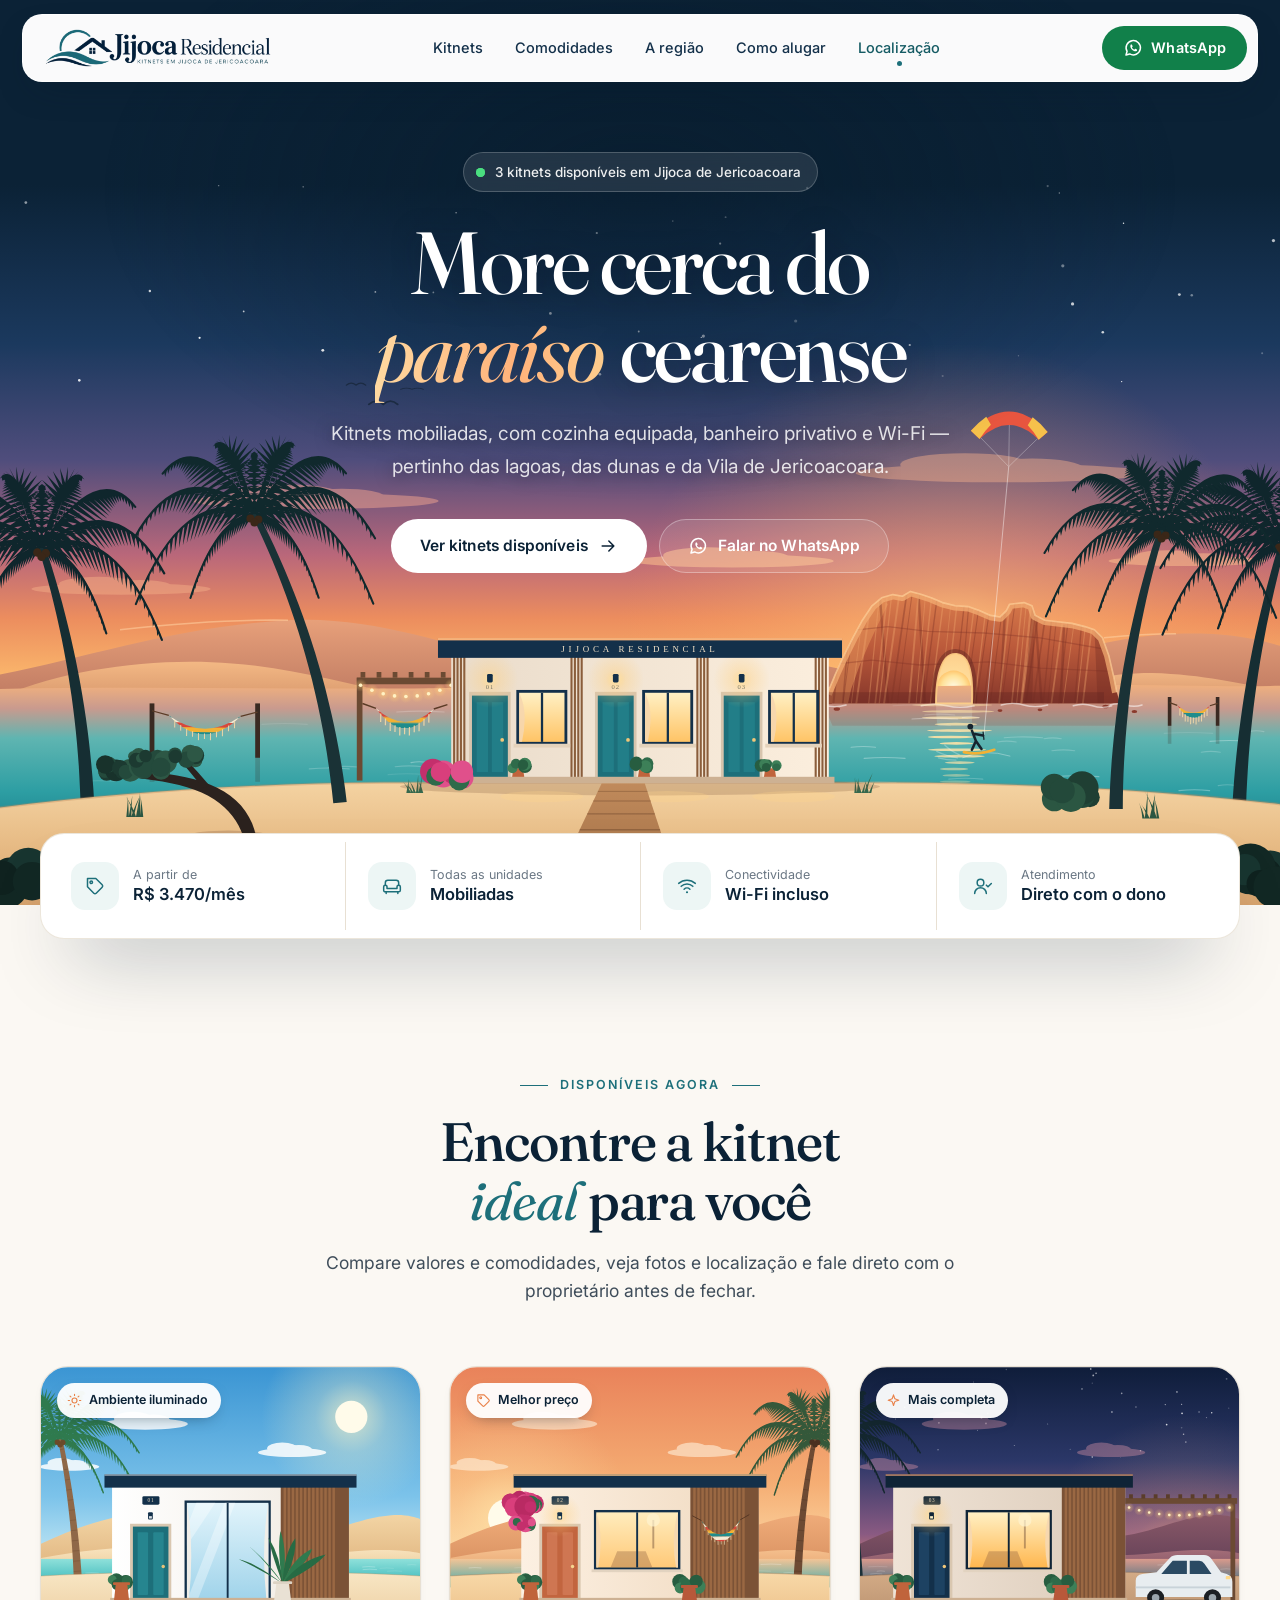
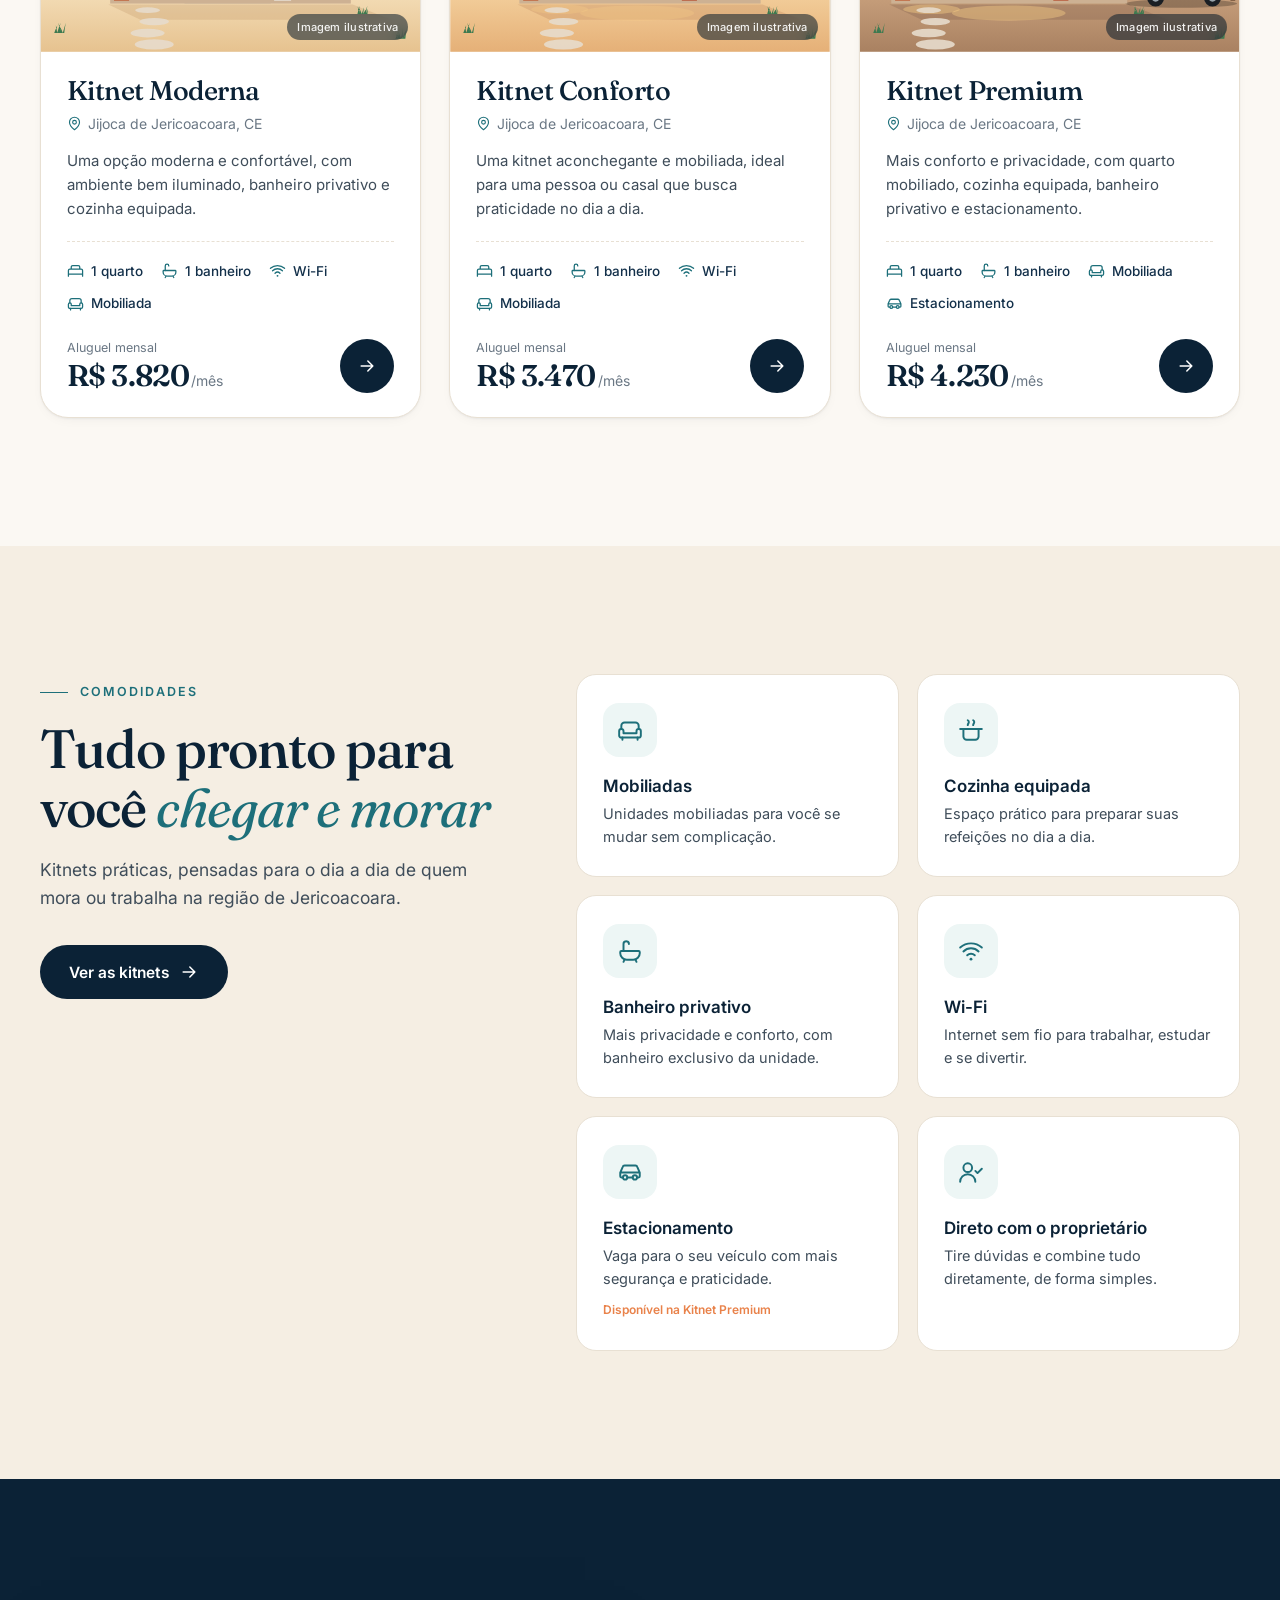
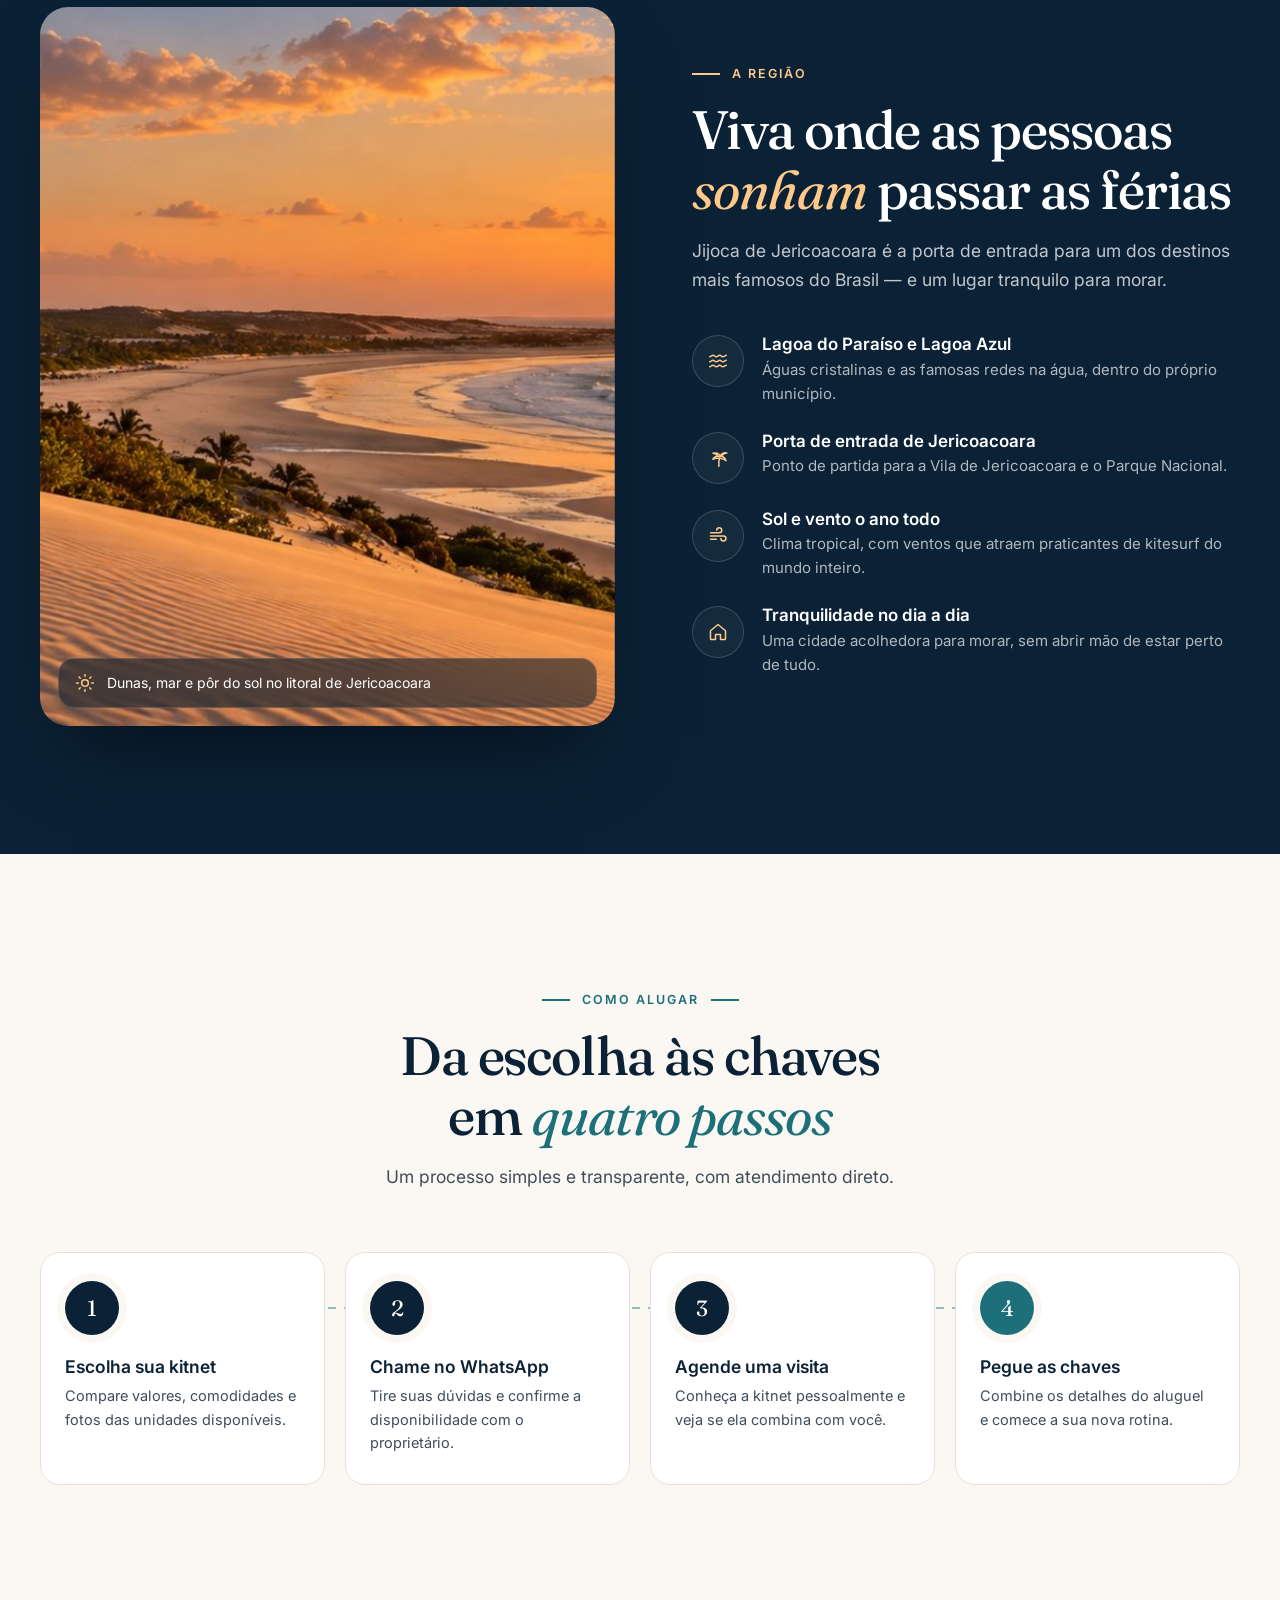
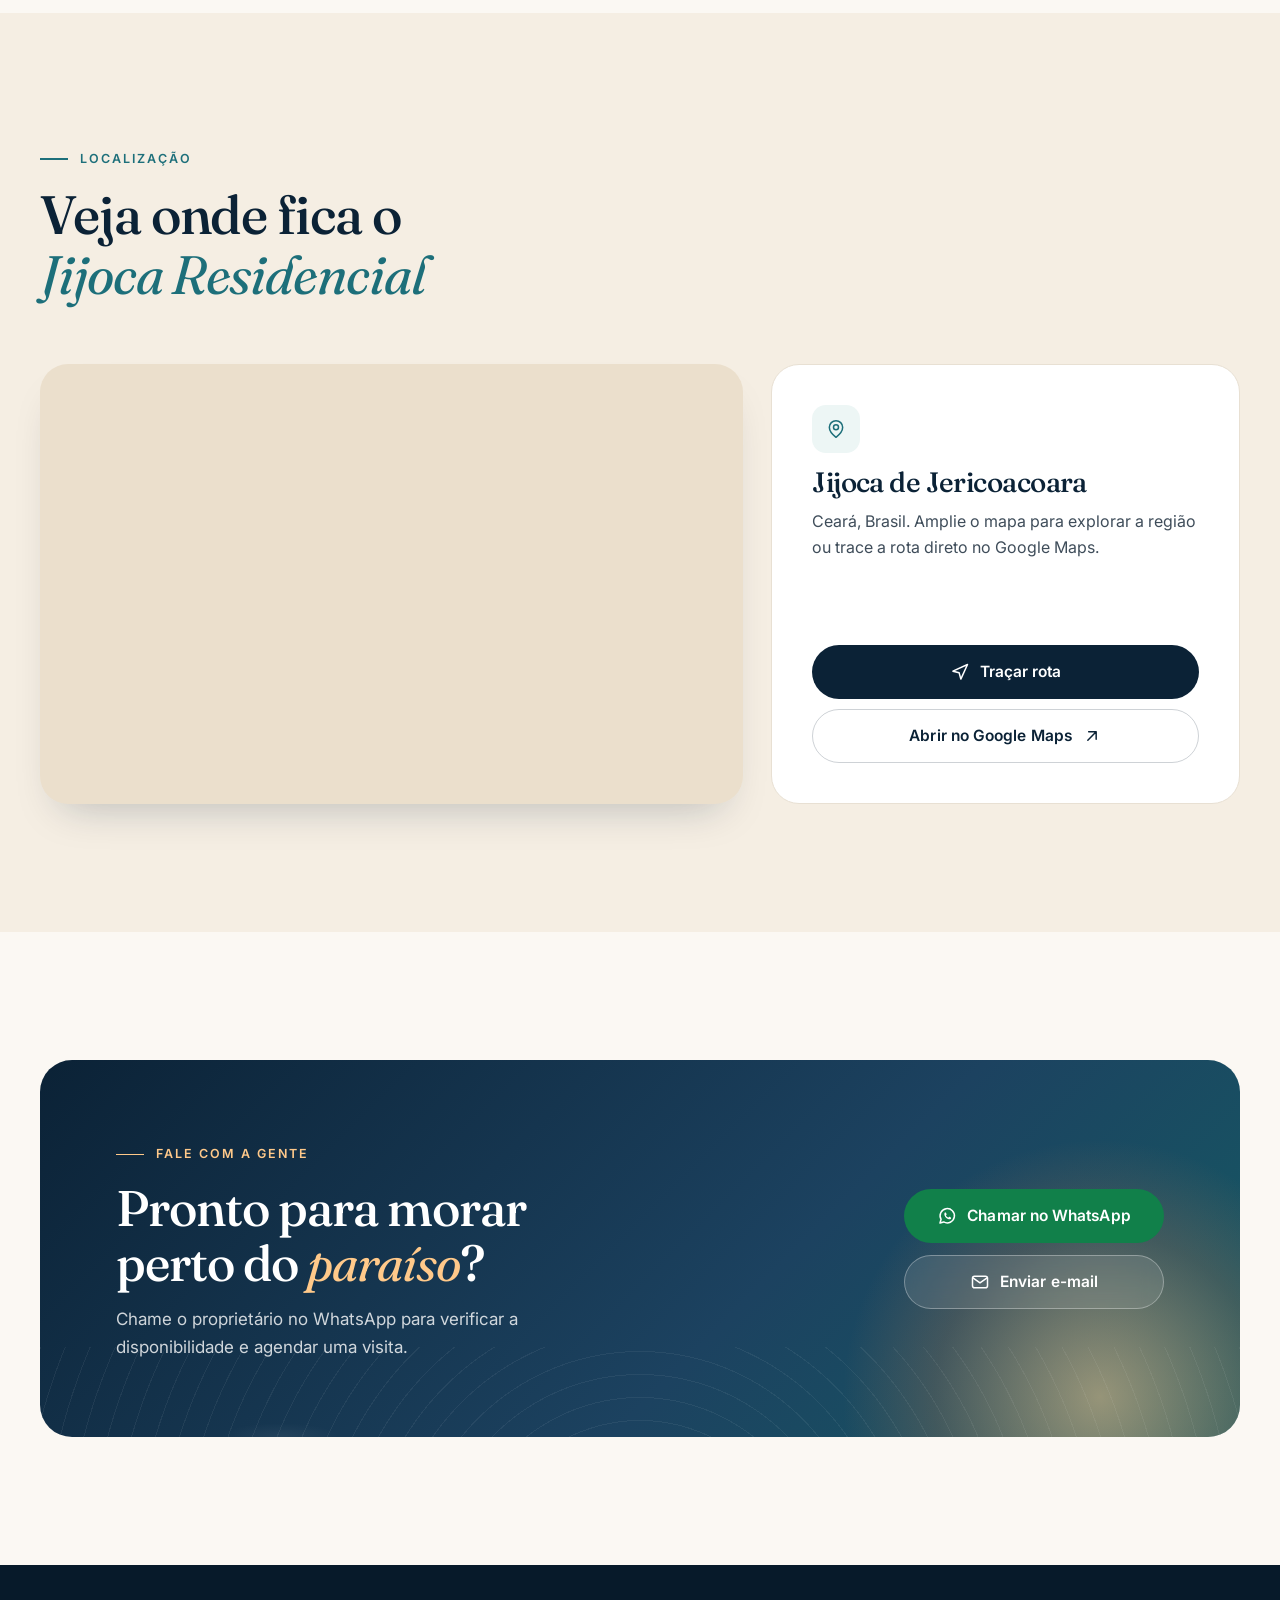
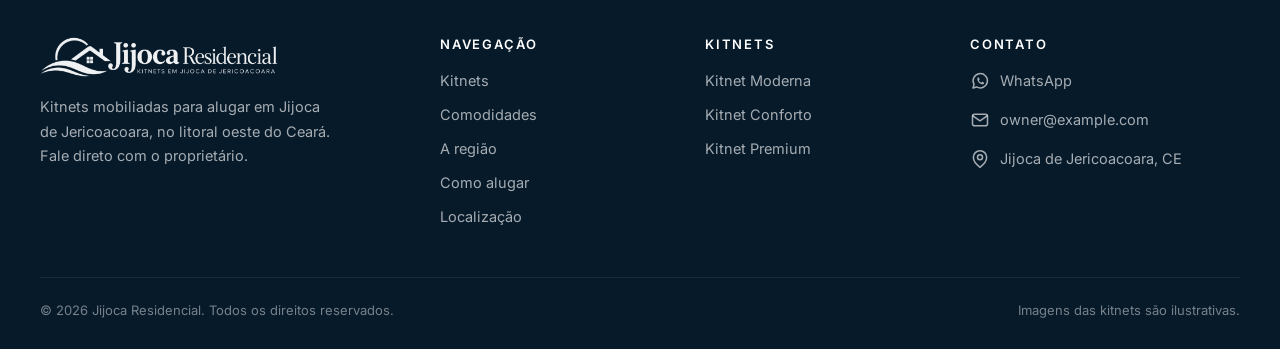
<file: index.html>
<!DOCTYPE html>
<html lang="pt-BR">
<head>
    <meta charset="UTF-8">
    <meta name="viewport" content="width=device-width, initial-scale=1.0">
    <title>Jijoca Residencial | Kitnets para alugar em Jijoca de Jericoacoara</title>
    <meta name="description" content="Kitnets mobiliadas para alugar em Jijoca de Jericoacoara, Ceará. Veja fotos, valores e localização e fale direto com o proprietário pelo WhatsApp.">
    <meta name="theme-color" content="#0b2236">
    <meta property="og:type" content="website">
    <meta property="og:locale" content="pt_BR">
    <meta property="og:site_name" content="Jijoca Residencial">
    <meta property="og:title" content="Jijoca Residencial | Kitnets para alugar em Jijoca de Jericoacoara">
    <meta property="og:description" content="Kitnets mobiliadas para alugar em Jijoca de Jericoacoara, Ceará. Veja fotos, valores e localização e fale direto com o proprietário pelo WhatsApp.">
    <meta property="og:image" content="images/jericoacoara-por-do-sol.jpg">
    <link rel="icon" href="images/favicon.svg" type="image/svg+xml">

    <link rel="preconnect" href="https://fonts.googleapis.com">
    <link rel="preconnect" href="https://fonts.gstatic.com" crossorigin>
    <link rel="stylesheet" href="https://fonts.googleapis.com/css2?family=Fraunces:ital,opsz,wght@0,9..144,400..700;1,9..144,400..700&family=Inter:wght@400;500;600;700&display=swap">
    <link rel="stylesheet" href="assets/css/style.css">
    <script>document.documentElement.classList.add('js');</script>
</head>
<body>
<svg width="0" height="0" style="position:absolute" aria-hidden="true">
    <defs>
        <symbol id="i-arrow-right" viewBox="0 0 24 24"><path d="M5 12h14M13 6l6 6-6 6"/></symbol>
        <symbol id="i-arrow-left" viewBox="0 0 24 24"><path d="M19 12H5M11 6l-6 6 6 6"/></symbol>
        <symbol id="i-arrow-up-right" viewBox="0 0 24 24"><path d="M7 17 17 7M8 7h9v9"/></symbol>
        <symbol id="i-chevron-right" viewBox="0 0 24 24"><path d="m9 18 6-6-6-6"/></symbol>
        <symbol id="i-pin" viewBox="0 0 24 24"><path d="M20 10c0 6-8 12-8 12S4 16 4 10a8 8 0 0 1 16 0Z"/><circle cx="12" cy="10" r="3"/></symbol>
        <symbol id="i-bed" viewBox="0 0 24 24"><path d="M2 20v-8a2 2 0 0 1 2-2h16a2 2 0 0 1 2 2v8M2 17h20M6 10V7a2 2 0 0 1 2-2h8a2 2 0 0 1 2 2v3"/></symbol>
        <symbol id="i-bath" viewBox="0 0 24 24"><path d="M4 12h16a1 1 0 0 1 1 1v1a6 6 0 0 1-6 6H9a6 6 0 0 1-6-6v-1a1 1 0 0 1 1-1Z"/><path d="M6 12V5.5A2.5 2.5 0 0 1 8.5 3 2.5 2.5 0 0 1 11 5.5M7 20l-1 2M17 20l1 2"/></symbol>
        <symbol id="i-wifi" viewBox="0 0 24 24"><path d="M2 8.8a15 15 0 0 1 20 0M5 12.4a10 10 0 0 1 14 0M8.5 15.9a5 5 0 0 1 7 0"/><path d="M12 19.5h.01" stroke-width="2.6"/></symbol>
        <symbol id="i-sofa" viewBox="0 0 24 24"><path d="M4 11V8a3 3 0 0 1 3-3h10a3 3 0 0 1 3 3v3"/><path d="M2 13a2 2 0 0 1 4 0v2h12v-2a2 2 0 0 1 4 0v4a2 2 0 0 1-2 2H4a2 2 0 0 1-2-2Z"/><path d="M5 19v2M19 19v2"/></symbol>
        <symbol id="i-kitchen" viewBox="0 0 24 24"><path d="M4 11h16M5 11v7a3 3 0 0 0 3 3h8a3 3 0 0 0 3-3v-7M2 11h2M20 11h2"/><path d="M9 7.5c0-1.2 1-1.6 1-2.8S9 3 9 3M14 7.5c0-1.2 1-1.6 1-2.8S14 3 14 3"/></symbol>
        <symbol id="i-car" viewBox="0 0 24 24"><path d="M5 17H4a1 1 0 0 1-1-1v-3.5L5.2 7.4A2 2 0 0 1 7 6h10a2 2 0 0 1 1.8 1.4L21 12.5V16a1 1 0 0 1-1 1h-1M3.5 12.5h17M9.5 17h5"/><circle cx="7.5" cy="17" r="2"/><circle cx="16.5" cy="17" r="2"/></symbol>
        <symbol id="i-whatsapp" viewBox="0 0 24 24"><path d="M3.6 20.4 4.9 16A8.6 8.6 0 1 1 8 19.1Z"/><path d="M9.1 8.3c.2-.4.4-.5.7-.5h.5c.2 0 .4.1.5.4l.7 1.6c.1.2 0 .4-.1.6l-.5.6c-.1.2-.2.4-.1.6.5.9 1.4 1.8 2.4 2.3.2.1.4.1.6-.1l.6-.7c.2-.2.4-.2.6-.1l1.6.8c.2.1.3.3.3.5v.4c0 .4-.2.8-.6 1-.5.3-1.3.5-2.3.2-1.9-.6-3.9-2.4-4.8-4.3-.5-1-.5-1.9-.3-2.6Z" fill="currentColor" stroke="none"/></symbol>
        <symbol id="i-mail" viewBox="0 0 24 24"><rect x="3" y="5" width="18" height="14" rx="2.5"/><path d="m3.5 7 8.5 6 8.5-6"/></symbol>
        <symbol id="i-check" viewBox="0 0 24 24"><path d="M20 6 9 17l-5-5"/></symbol>
        <symbol id="i-key" viewBox="0 0 24 24"><circle cx="7.5" cy="15.5" r="4.5"/><path d="m10.7 12.3 9.8-9.8M16 7l3 3M18.5 4.5l2 2"/></symbol>
        <symbol id="i-calendar" viewBox="0 0 24 24"><rect x="3" y="4.5" width="18" height="17" rx="2.5"/><path d="M16 2.5v4M8 2.5v4M3 10h18"/></symbol>
        <symbol id="i-chat" viewBox="0 0 24 24"><path d="M21 14.5a2.5 2.5 0 0 1-2.5 2.5H8l-5 4V5.5A2.5 2.5 0 0 1 5.5 3h13A2.5 2.5 0 0 1 21 5.5Z"/><path d="M8 9h8M8 12.5h5"/></symbol>
        <symbol id="i-search" viewBox="0 0 24 24"><circle cx="11" cy="11" r="7"/><path d="m20 20-3.8-3.8"/></symbol>
        <symbol id="i-sun" viewBox="0 0 24 24"><circle cx="12" cy="12" r="4"/><path d="M12 2v2M12 20v2M4.9 4.9l1.4 1.4M17.7 17.7l1.4 1.4M2 12h2M20 12h2M4.9 19.1l1.4-1.4M17.7 6.3l1.4-1.4"/></symbol>
        <symbol id="i-waves" viewBox="0 0 24 24"><path d="M2 7c2 0 2-2 4-2s2 2 4 2 2-2 4-2 2 2 4 2 2-2 4-2M2 13c2 0 2-2 4-2s2 2 4 2 2-2 4-2 2 2 4 2 2-2 4-2M2 19c2 0 2-2 4-2s2 2 4 2 2-2 4-2 2 2 4 2 2-2 4-2"/></symbol>
        <symbol id="i-wind" viewBox="0 0 24 24"><path d="M3 8h10.5a3 3 0 1 0-3-3M3 12h15.5a3 3 0 1 1-3 3M3 16h7"/></symbol>
        <symbol id="i-palm" viewBox="0 0 24 24"><path d="M13 22c-.3-4.5.2-8.6 1.6-12"/><path d="M14.6 10C13.4 6.8 9.8 5.4 6 6.4c2.6.2 5 1.6 6.3 3.6M14.6 10c.8-3.3 4.4-5 7.9-4-2.4.2-4.7 1.4-6 3.4M14.6 10c-3.2-.9-7 .4-8.8 3.5 2.1-1.2 4.6-1.6 6.8-1.1M14.6 10c2.9 0 6 2 7 5.2-1.7-1.5-4-2.4-6.2-2.5"/></symbol>
        <symbol id="i-home" viewBox="0 0 24 24"><path d="M3 10.5 12 3l9 7.5V20a1 1 0 0 1-1 1h-5v-6H9v6H4a1 1 0 0 1-1-1Z"/></symbol>
        <symbol id="i-user" viewBox="0 0 24 24"><circle cx="9" cy="8" r="4"/><path d="M2 21a7 7 0 0 1 14 0M16 11l2 2 4-4"/></symbol>
        <symbol id="i-route" viewBox="0 0 24 24"><path d="M3.5 11 21 3l-8 17.5-2-7.5Z"/></symbol>
        <symbol id="i-sparkle" viewBox="0 0 24 24"><path d="M12 3l1.8 5.4c.2.6.7 1.1 1.3 1.3L20.5 11.5l-5.4 1.8c-.6.2-1.1.7-1.3 1.3L12 20l-1.8-5.4c-.2-.6-.7-1.1-1.3-1.3L3.5 11.5l5.4-1.8c.6-.2 1.1-.7 1.3-1.3Z"/></symbol>
        <symbol id="i-tag" viewBox="0 0 24 24"><path d="M20.6 13.4 13.4 20.6a2 2 0 0 1-2.8 0L3 13V3h10l7.6 7.6a2 2 0 0 1 0 2.8Z"/><circle cx="7.5" cy="7.5" r="1.5"/></symbol>
        <symbol id="i-shield" viewBox="0 0 24 24"><path d="M12 22s8-3.5 8-10V5l-8-3-8 3v7c0 6.5 8 10 8 10Z"/><path d="m9 12 2 2 4-4"/></symbol>
        <symbol id="i-image" viewBox="0 0 24 24"><rect x="3" y="3" width="18" height="18" rx="3"/><circle cx="9" cy="9" r="2"/><path d="m21 15-4.5-4.5L6 21"/></symbol>
        <symbol id="i-camera" viewBox="0 0 24 24"><path d="M14.5 4h-5L7.5 7H5a2 2 0 0 0-2 2v9a2 2 0 0 0 2 2h14a2 2 0 0 0 2-2V9a2 2 0 0 0-2-2h-2.5Z"/><circle cx="12" cy="13" r="3.5"/></symbol>
        <symbol id="i-grid" viewBox="0 0 24 24"><rect x="3" y="3" width="7" height="7" rx="1.5"/><rect x="14" y="3" width="7" height="7" rx="1.5"/><rect x="3" y="14" width="7" height="7" rx="1.5"/><rect x="14" y="14" width="7" height="7" rx="1.5"/></symbol>
    </defs>
</svg>
<a class="skip-link" href="#conteudo">Pular para o conteúdo</a>

<header class="site-header">
    <div class="header-bar">
        <a class="brand" href="#inicio" aria-label="Jijoca Residencial — página inicial">
            <img src="images/logo-jijoca-residencial.webp" alt="Jijoca Residencial — Kitnets em Jijoca de Jericoacoara" width="834" height="140">
        </a>

        <nav class="nav" aria-label="Principal">
            <a href="#kitnets">Kitnets</a>
            <a href="#comodidades">Comodidades</a>
            <a href="#regiao">A região</a>
            <a href="#como-alugar">Como alugar</a>
            <a href="#localizacao">Localização</a>
        </nav>

        <div class="header-actions">
            <a class="btn btn-wa btn-sm" href="https://wa.me/353833100451?text=Ol%C3%A1!%20Vi%20o%20site%20da%20Jijoca%20Residencial%20e%20gostaria%20de%20informa%C3%A7%C3%B5es%20sobre%20as%20kitnets." target="_blank" rel="noopener noreferrer" data-magnetic>
                <svg class="icon" aria-hidden="true"><use href="#i-whatsapp"/></svg> WhatsApp
            </a>
            <button class="nav-toggle" type="button" aria-expanded="false" aria-controls="mobile-menu" aria-label="Abrir menu">
                <span></span><span></span><span></span>
            </button>
        </div>
    </div>
</header>

<div class="mobile-menu" id="mobile-menu">
    <nav aria-label="Menu mobile">
        <a href="#kitnets">Kitnets <svg class="icon" aria-hidden="true"><use href="#i-arrow-right"/></svg></a>
        <a href="#comodidades">Comodidades <svg class="icon" aria-hidden="true"><use href="#i-arrow-right"/></svg></a>
        <a href="#regiao">A região <svg class="icon" aria-hidden="true"><use href="#i-arrow-right"/></svg></a>
        <a href="#como-alugar">Como alugar <svg class="icon" aria-hidden="true"><use href="#i-arrow-right"/></svg></a>
        <a href="#localizacao">Localização <svg class="icon" aria-hidden="true"><use href="#i-arrow-right"/></svg></a>
    </nav>
    <a class="btn btn-wa btn-block" href="https://wa.me/353833100451?text=Ol%C3%A1!%20Vi%20o%20site%20da%20Jijoca%20Residencial%20e%20gostaria%20de%20informa%C3%A7%C3%B5es%20sobre%20as%20kitnets." target="_blank" rel="noopener noreferrer">
        <svg class="icon" aria-hidden="true"><use href="#i-whatsapp"/></svg> Falar no WhatsApp
    </a>
</div>
<div class="menu-backdrop" aria-hidden="true"></div>

<main id="conteudo">
    <section class="hero" id="inicio" aria-labelledby="hero-title">
        <div class="hero-art" aria-hidden="true">
            <img src="images/jijoca-kitnets-hero.svg" alt="" width="1600" height="900" fetchpriority="high">
        </div>
        <div class="hero-content">
            <span class="hero-badge"><span class="pulse-dot"></span><span>3 kitnets disponíveis<span class="extra"> em Jijoca de Jericoacoara</span></span></span>
            <h1 id="hero-title">More cerca do <em>paraíso</em> cearense</h1>
            <p class="hero-lead">
                Kitnets mobiliadas, com cozinha equipada, banheiro privativo e Wi-Fi — pertinho das
                lagoas, das dunas e da Vila de Jericoacoara.
            </p>
            <div class="hero-actions">
                <a class="btn btn-light" href="#kitnets" data-magnetic>Ver kitnets disponíveis <svg class="icon icon-arrow" aria-hidden="true"><use href="#i-arrow-right"/></svg></a>
                <a class="btn btn-glass" href="https://wa.me/353833100451?text=Ol%C3%A1!%20Vi%20o%20site%20da%20Jijoca%20Residencial%20e%20gostaria%20de%20informa%C3%A7%C3%B5es%20sobre%20as%20kitnets." target="_blank" rel="noopener noreferrer" data-magnetic><svg class="icon" aria-hidden="true"><use href="#i-whatsapp"/></svg> Falar no WhatsApp</a>
            </div>
        </div>
    </section>

    <div class="facts">
        <div class="container">
            <ul class="facts-card" data-reveal>
                <li class="fact"><span class="fact-icon"><svg class="icon" aria-hidden="true"><use href="#i-tag"/></svg></span><div><small>A partir de</small><strong>R$ 3.470/mês</strong></div></li>
                <li class="fact"><span class="fact-icon"><svg class="icon" aria-hidden="true"><use href="#i-sofa"/></svg></span><div><small>Todas as unidades</small><strong>Mobiliadas</strong></div></li>
                <li class="fact"><span class="fact-icon"><svg class="icon" aria-hidden="true"><use href="#i-wifi"/></svg></span><div><small>Conectividade</small><strong>Wi-Fi incluso</strong></div></li>
                <li class="fact"><span class="fact-icon"><svg class="icon" aria-hidden="true"><use href="#i-user"/></svg></span><div><small>Atendimento</small><strong>Direto com o dono</strong></div></li>
            </ul>
        </div>
    </div>

    <section class="section" id="kitnets" aria-labelledby="kitnets-title">
        <div class="container">
            <div class="section-head center" data-reveal>
                <span class="kicker">Disponíveis agora</span>
                <h2 class="section-title" id="kitnets-title">Encontre a kitnet <em>ideal</em> para você</h2>
                <p class="section-lead">Compare valores e comodidades, veja fotos e localização e fale direto com o proprietário antes de fechar.</p>
            </div>

            <div class="listings">
            <article class="listing" data-reveal style="--d:0s" data-magnetic-area>
                <div class="listing-media">
                    <img src="images/kitnet-moderna.svg" alt="Ilustração da fachada da Kitnet Moderna" loading="lazy" width="800" height="600">
                    <span class="tag"><svg class="icon" aria-hidden="true"><use href="#i-sun"/></svg> Ambiente iluminado</span>
                    <span class="illus-note">Imagem ilustrativa</span>
                </div>
                <div class="listing-body">
                    <h3 class="listing-title"><a href="kitnet1.html">Kitnet Moderna</a></h3>
                    <p class="listing-loc"><svg class="icon" aria-hidden="true"><use href="#i-pin"/></svg> Jijoca de Jericoacoara, CE</p>
                    <p class="listing-desc">Uma opção moderna e confortável, com ambiente bem iluminado, banheiro privativo e cozinha equipada.</p>
                    <ul class="mini-features">
                        <li><svg class="icon" aria-hidden="true"><use href="#i-bed"/></svg> 1 quarto</li>
                        <li><svg class="icon" aria-hidden="true"><use href="#i-bath"/></svg> 1 banheiro</li>
                        <li><svg class="icon" aria-hidden="true"><use href="#i-wifi"/></svg> Wi-Fi</li>
                        <li><svg class="icon" aria-hidden="true"><use href="#i-sofa"/></svg> Mobiliada</li>
                    </ul>
                    <div class="listing-foot">
                        <p class="price"><small>Aluguel mensal</small><strong>R$ 3.820</strong><span>/mês</span></p>
                        <span class="round-btn" data-magnetic="0.2" aria-hidden="true"><svg class="icon" aria-hidden="true"><use href="#i-arrow-right"/></svg></span>
                    </div>
                </div>
            </article>
            <article class="listing" data-reveal style="--d:0.12s" data-magnetic-area>
                <div class="listing-media">
                    <img src="images/kitnet-conforto.svg" alt="Ilustração da fachada da Kitnet Conforto" loading="lazy" width="800" height="600">
                    <span class="tag"><svg class="icon" aria-hidden="true"><use href="#i-tag"/></svg> Melhor preço</span>
                    <span class="illus-note">Imagem ilustrativa</span>
                </div>
                <div class="listing-body">
                    <h3 class="listing-title"><a href="kitnet2.html">Kitnet Conforto</a></h3>
                    <p class="listing-loc"><svg class="icon" aria-hidden="true"><use href="#i-pin"/></svg> Jijoca de Jericoacoara, CE</p>
                    <p class="listing-desc">Uma kitnet aconchegante e mobiliada, ideal para uma pessoa ou casal que busca praticidade no dia a dia.</p>
                    <ul class="mini-features">
                        <li><svg class="icon" aria-hidden="true"><use href="#i-bed"/></svg> 1 quarto</li>
                        <li><svg class="icon" aria-hidden="true"><use href="#i-bath"/></svg> 1 banheiro</li>
                        <li><svg class="icon" aria-hidden="true"><use href="#i-wifi"/></svg> Wi-Fi</li>
                        <li><svg class="icon" aria-hidden="true"><use href="#i-sofa"/></svg> Mobiliada</li>
                    </ul>
                    <div class="listing-foot">
                        <p class="price"><small>Aluguel mensal</small><strong>R$ 3.470</strong><span>/mês</span></p>
                        <span class="round-btn" data-magnetic="0.2" aria-hidden="true"><svg class="icon" aria-hidden="true"><use href="#i-arrow-right"/></svg></span>
                    </div>
                </div>
            </article>
            <article class="listing" data-reveal style="--d:0.24s" data-magnetic-area>
                <div class="listing-media">
                    <img src="images/kitnet-premium.svg" alt="Ilustração da fachada da Kitnet Premium" loading="lazy" width="800" height="600">
                    <span class="tag"><svg class="icon" aria-hidden="true"><use href="#i-sparkle"/></svg> Mais completa</span>
                    <span class="illus-note">Imagem ilustrativa</span>
                </div>
                <div class="listing-body">
                    <h3 class="listing-title"><a href="kitnet3.html">Kitnet Premium</a></h3>
                    <p class="listing-loc"><svg class="icon" aria-hidden="true"><use href="#i-pin"/></svg> Jijoca de Jericoacoara, CE</p>
                    <p class="listing-desc">Mais conforto e privacidade, com quarto mobiliado, cozinha equipada, banheiro privativo e estacionamento.</p>
                    <ul class="mini-features">
                        <li><svg class="icon" aria-hidden="true"><use href="#i-bed"/></svg> 1 quarto</li>
                        <li><svg class="icon" aria-hidden="true"><use href="#i-bath"/></svg> 1 banheiro</li>
                        <li><svg class="icon" aria-hidden="true"><use href="#i-sofa"/></svg> Mobiliada</li>
                        <li><svg class="icon" aria-hidden="true"><use href="#i-car"/></svg> Estacionamento</li>
                    </ul>
                    <div class="listing-foot">
                        <p class="price"><small>Aluguel mensal</small><strong>R$ 4.230</strong><span>/mês</span></p>
                        <span class="round-btn" data-magnetic="0.2" aria-hidden="true"><svg class="icon" aria-hidden="true"><use href="#i-arrow-right"/></svg></span>
                    </div>
                </div>
            </article>
            </div>
        </div>
    </section>

    <section class="section amenities" id="comodidades" aria-labelledby="comodidades-title">
        <div class="container amenities-grid">
            <div class="amenities-intro" data-reveal>
                <span class="kicker">Comodidades</span>
                <h2 class="section-title" id="comodidades-title">Tudo pronto para você <em>chegar e morar</em></h2>
                <p class="section-lead">Kitnets práticas, pensadas para o dia a dia de quem mora ou trabalha na região de Jericoacoara.</p>
                <a class="btn btn-dark" href="#kitnets" data-magnetic>Ver as kitnets <svg class="icon icon-arrow" aria-hidden="true"><use href="#i-arrow-right"/></svg></a>
            </div>

            <div class="feature-grid">
                <div class="feature" data-reveal style="--d:0s"><span class="feature-icon"><svg class="icon" aria-hidden="true"><use href="#i-sofa"/></svg></span><h3>Mobiliadas</h3><p>Unidades mobiliadas para você se mudar sem complicação.</p></div>
                <div class="feature" data-reveal style="--d:.08s"><span class="feature-icon"><svg class="icon" aria-hidden="true"><use href="#i-kitchen"/></svg></span><h3>Cozinha equipada</h3><p>Espaço prático para preparar suas refeições no dia a dia.</p></div>
                <div class="feature" data-reveal style="--d:.16s"><span class="feature-icon"><svg class="icon" aria-hidden="true"><use href="#i-bath"/></svg></span><h3>Banheiro privativo</h3><p>Mais privacidade e conforto, com banheiro exclusivo da unidade.</p></div>
                <div class="feature" data-reveal style="--d:.24s"><span class="feature-icon"><svg class="icon" aria-hidden="true"><use href="#i-wifi"/></svg></span><h3>Wi-Fi</h3><p>Internet sem fio para trabalhar, estudar e se divertir.</p></div>
                <div class="feature" data-reveal style="--d:.32s"><span class="feature-icon"><svg class="icon" aria-hidden="true"><use href="#i-car"/></svg></span><h3>Estacionamento</h3><p>Vaga para o seu veículo com mais segurança e praticidade.</p><span class="note">Disponível na Kitnet Premium</span></div>
                <div class="feature" data-reveal style="--d:.4s"><span class="feature-icon"><svg class="icon" aria-hidden="true"><use href="#i-user"/></svg></span><h3>Direto com o proprietário</h3><p>Tire dúvidas e combine tudo diretamente, de forma simples.</p></div>
            </div>
        </div>
    </section>

    <section class="section region" id="regiao" aria-labelledby="regiao-title">
        <div class="container region-grid">
            <figure class="region-media" data-reveal="zoom">
                <img src="images/jericoacoara-por-do-sol.jpg" alt="Pôr do sol sobre as dunas e o mar no litoral de Jericoacoara" loading="lazy" width="1916" height="821" data-parallax>
                <figcaption class="region-caption"><svg class="icon" aria-hidden="true"><use href="#i-sun"/></svg> Dunas, mar e pôr do sol no litoral de Jericoacoara</figcaption>
            </figure>

            <div data-reveal>
                <span class="kicker light">A região</span>
                <h2 class="section-title" id="regiao-title">Viva onde as pessoas <em>sonham</em> passar as férias</h2>
                <p class="section-lead">Jijoca de Jericoacoara é a porta de entrada para um dos destinos mais famosos do Brasil — e um lugar tranquilo para morar.</p>

                <ul class="region-list">
                    <li><span class="region-icon"><svg class="icon" aria-hidden="true"><use href="#i-waves"/></svg></span><div><h3>Lagoa do Paraíso e Lagoa Azul</h3><p>Águas cristalinas e as famosas redes na água, dentro do próprio município.</p></div></li>
                    <li><span class="region-icon"><svg class="icon" aria-hidden="true"><use href="#i-palm"/></svg></span><div><h3>Porta de entrada de Jericoacoara</h3><p>Ponto de partida para a Vila de Jericoacoara e o Parque Nacional.</p></div></li>
                    <li><span class="region-icon"><svg class="icon" aria-hidden="true"><use href="#i-wind"/></svg></span><div><h3>Sol e vento o ano todo</h3><p>Clima tropical, com ventos que atraem praticantes de kitesurf do mundo inteiro.</p></div></li>
                    <li><span class="region-icon"><svg class="icon" aria-hidden="true"><use href="#i-home"/></svg></span><div><h3>Tranquilidade no dia a dia</h3><p>Uma cidade acolhedora para morar, sem abrir mão de estar perto de tudo.</p></div></li>
                </ul>
            </div>
        </div>
    </section>

    <section class="section" id="como-alugar" aria-labelledby="como-alugar-title">
        <div class="container">
            <div class="section-head center" data-reveal>
                <span class="kicker">Como alugar</span>
                <h2 class="section-title" id="como-alugar-title">Da escolha às chaves em <em>quatro passos</em></h2>
                <p class="section-lead">Um processo simples e transparente, com atendimento direto.</p>
            </div>

            <ol class="steps" data-reveal>
                <li class="step" data-reveal style="--d:0s"><span class="step-num">1</span><h3>Escolha sua kitnet</h3><p>Compare valores, comodidades e fotos das unidades disponíveis.</p></li>
                <li class="step" data-reveal style="--d:.1s"><span class="step-num">2</span><h3>Chame no WhatsApp</h3><p>Tire suas dúvidas e confirme a disponibilidade com o proprietário.</p></li>
                <li class="step" data-reveal style="--d:.2s"><span class="step-num">3</span><h3>Agende uma visita</h3><p>Conheça a kitnet pessoalmente e veja se ela combina com você.</p></li>
                <li class="step" data-reveal style="--d:.3s"><span class="step-num">4</span><h3>Pegue as chaves</h3><p>Combine os detalhes do aluguel e comece a sua nova rotina.</p></li>
            </ol>
        </div>
    </section>

    <section class="section location" id="localizacao" aria-labelledby="localizacao-title">
        <div class="container">
            <div class="section-head" data-reveal>
                <span class="kicker">Localização</span>
                <h2 class="section-title" id="localizacao-title">Veja onde fica o <em>Jijoca Residencial</em></h2>
            </div>

            <div class="location-grid">
                <div class="map-card" data-reveal="zoom">
                    <iframe src="https://www.google.com/maps?q=-2.9163611,-40.4508333&z=16&output=embed" title="Mapa com a localização do Jijoca Residencial em Jijoca de Jericoacoara" loading="lazy" referrerpolicy="no-referrer-when-downgrade" allowfullscreen></iframe>
                </div>
                <div class="address-card" data-reveal style="--d:.1s">
                    <span class="fact-icon"><svg class="icon" aria-hidden="true"><use href="#i-pin"/></svg></span>
                    <h3>Jijoca de Jericoacoara</h3>
                    <p>Ceará, Brasil. Amplie o mapa para explorar a região ou trace a rota direto no Google Maps.</p>
                    <div class="btn-stack">
                        <a class="btn btn-dark" href="https://www.google.com/maps/dir/?api=1&amp;destination=-2.9163611,-40.4508333" target="_blank" rel="noopener noreferrer" data-magnetic><svg class="icon" aria-hidden="true"><use href="#i-route"/></svg> Traçar rota</a>
                        <a class="btn btn-outline" href="https://www.google.com/maps?q=-2.9163611,-40.4508333" target="_blank" rel="noopener noreferrer" data-magnetic>Abrir no Google Maps <svg class="icon icon-arrow" aria-hidden="true"><use href="#i-arrow-up-right"/></svg></a>
                    </div>
                </div>
            </div>
        </div>
    </section>

    <section class="section cta" id="contato" aria-labelledby="contato-title">
        <div class="container">
            <div class="cta-card" data-reveal="zoom">
                <div>
                    <span class="kicker light">Fale com a gente</span>
                    <h2 id="contato-title" style="margin-top:16px">Pronto para morar perto do <em>paraíso</em>?</h2>
                    <p>Chame o proprietário no WhatsApp para verificar a disponibilidade e agendar uma visita.</p>
                </div>
                <div class="cta-actions">
                    <a class="btn btn-wa" href="https://wa.me/353833100451?text=Ol%C3%A1!%20Vi%20o%20site%20da%20Jijoca%20Residencial%20e%20gostaria%20de%20informa%C3%A7%C3%B5es%20sobre%20as%20kitnets." target="_blank" rel="noopener noreferrer" data-magnetic><svg class="icon" aria-hidden="true"><use href="#i-whatsapp"/></svg> Chamar no WhatsApp</a>
                    <a class="btn btn-glass" href="mailto:owner@example.com?subject=Interesse%20nas%20kitnets%20da%20Jijoca%20Residencial" data-magnetic><svg class="icon" aria-hidden="true"><use href="#i-mail"/></svg> Enviar e-mail</a>
                </div>
            </div>
        </div>
    </section>
</main>

<footer class="site-footer">
    <div class="container footer-grid">
        <div class="footer-brand">
            <img src="images/logo-jijoca-residencial.webp" alt="Jijoca Residencial" width="834" height="140" loading="lazy">
            <p>Kitnets mobiliadas para alugar em Jijoca de Jericoacoara, no litoral oeste do Ceará. Fale direto com o proprietário.</p>
        </div>
        <div>
            <h3>Navegação</h3>
            <ul>
                <li><a href="#kitnets">Kitnets</a></li>
                <li><a href="#comodidades">Comodidades</a></li>
                <li><a href="#regiao">A região</a></li>
                <li><a href="#como-alugar">Como alugar</a></li>
                <li><a href="#localizacao">Localização</a></li>
            </ul>
        </div>
        <div>
            <h3>Kitnets</h3>
            <ul>
                <li><a href="kitnet1.html">Kitnet Moderna</a></li>
                <li><a href="kitnet2.html">Kitnet Conforto</a></li>
                <li><a href="kitnet3.html">Kitnet Premium</a></li>
            </ul>
        </div>
        <div class="footer-contact">
            <h3>Contato</h3>
            <ul>
                <li><a href="https://wa.me/353833100451?text=Ol%C3%A1!%20Vi%20o%20site%20da%20Jijoca%20Residencial%20e%20gostaria%20de%20informa%C3%A7%C3%B5es%20sobre%20as%20kitnets." target="_blank" rel="noopener noreferrer"><svg class="icon" aria-hidden="true"><use href="#i-whatsapp"/></svg> WhatsApp</a></li>
                <li><a href="mailto:owner@example.com"><svg class="icon" aria-hidden="true"><use href="#i-mail"/></svg> owner@example.com</a></li>
                <li><a href="https://www.google.com/maps?q=-2.9163611,-40.4508333" target="_blank" rel="noopener noreferrer"><svg class="icon" aria-hidden="true"><use href="#i-pin"/></svg> Jijoca de Jericoacoara, CE</a></li>
            </ul>
        </div>
    </div>
    <div class="container footer-bottom">
        <span>© 2026 Jijoca Residencial. Todos os direitos reservados.</span>
        <span>Imagens das kitnets são ilustrativas.</span>
    </div>
</footer>

<a class="wa-fab" href="https://wa.me/353833100451?text=Ol%C3%A1!%20Vi%20o%20site%20da%20Jijoca%20Residencial%20e%20gostaria%20de%20informa%C3%A7%C3%B5es%20sobre%20as%20kitnets." target="_blank" rel="noopener noreferrer" aria-label="Falar no WhatsApp" data-magnetic="0.25">
    <svg class="icon" aria-hidden="true"><use href="#i-whatsapp"/></svg><span class="label">Fale conosco</span>
</a>

<script src="assets/js/main.js" defer></script>
</body>
</html>
</file>
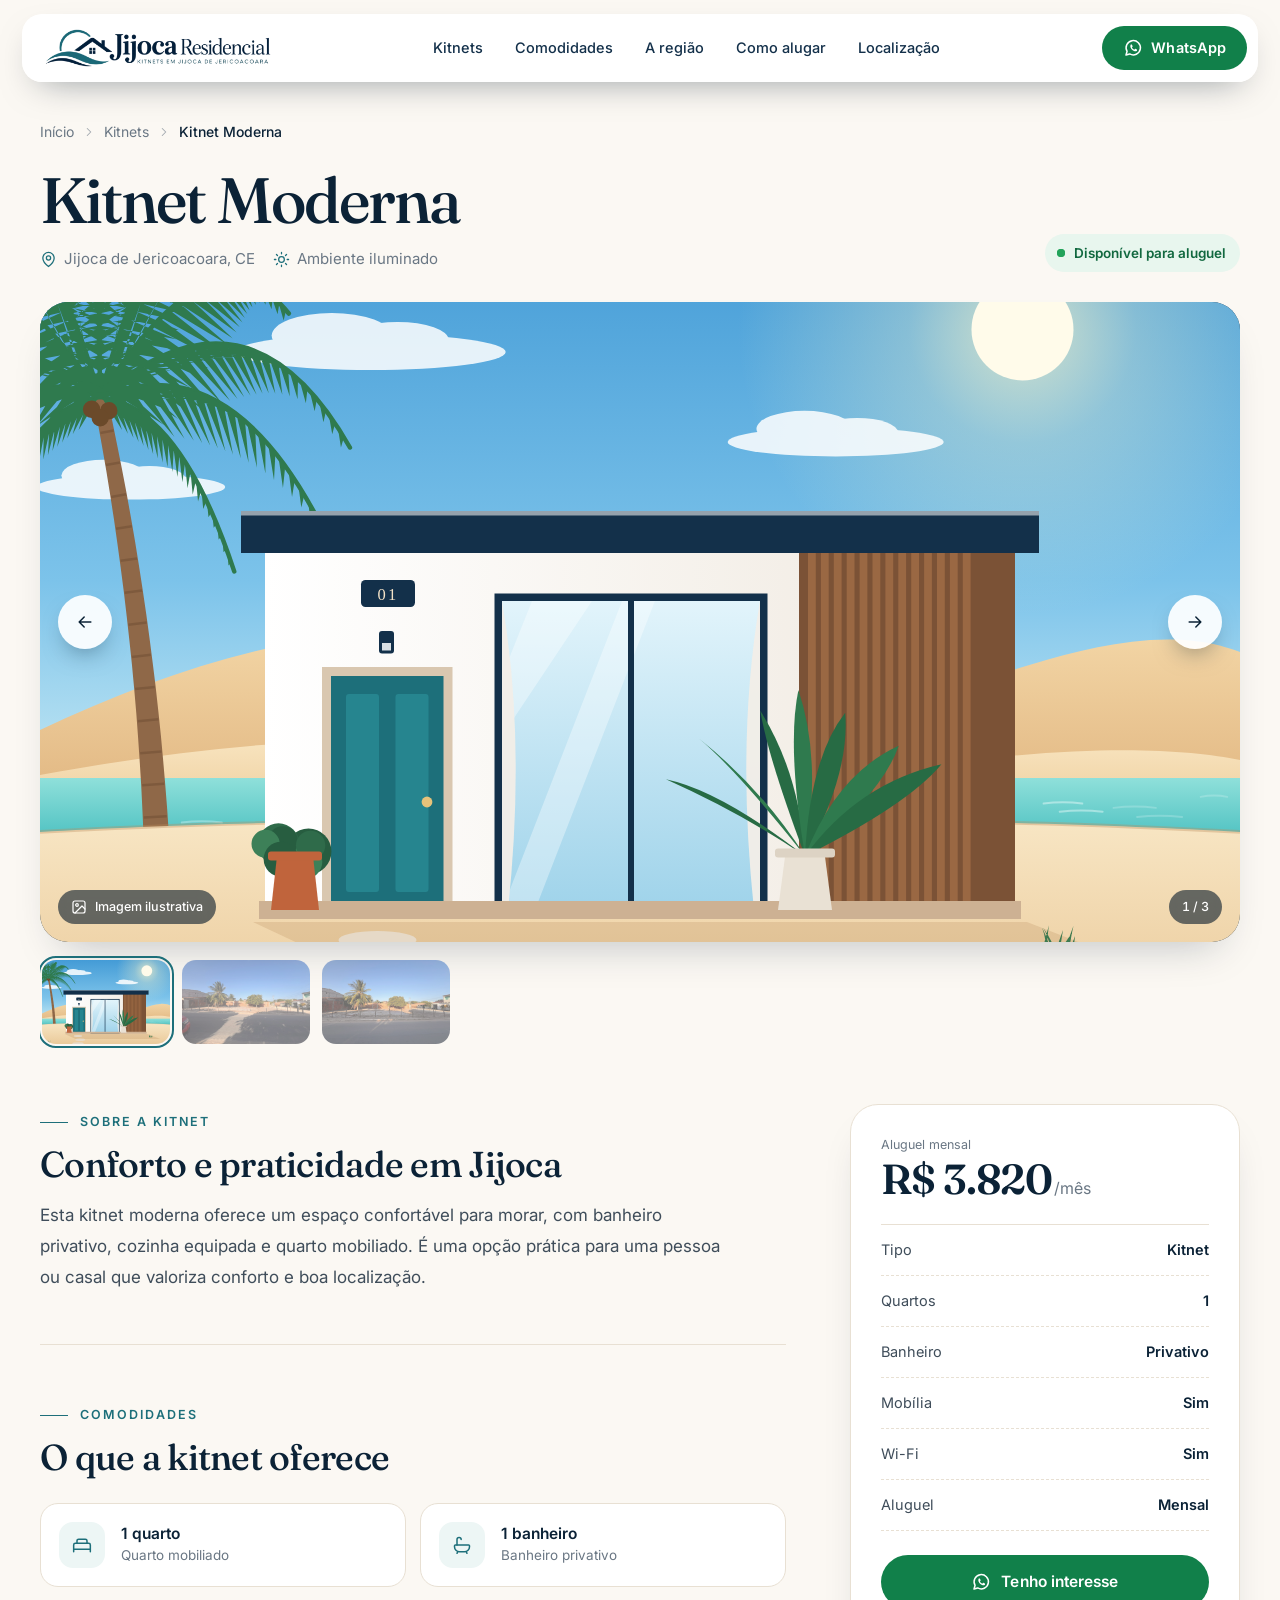
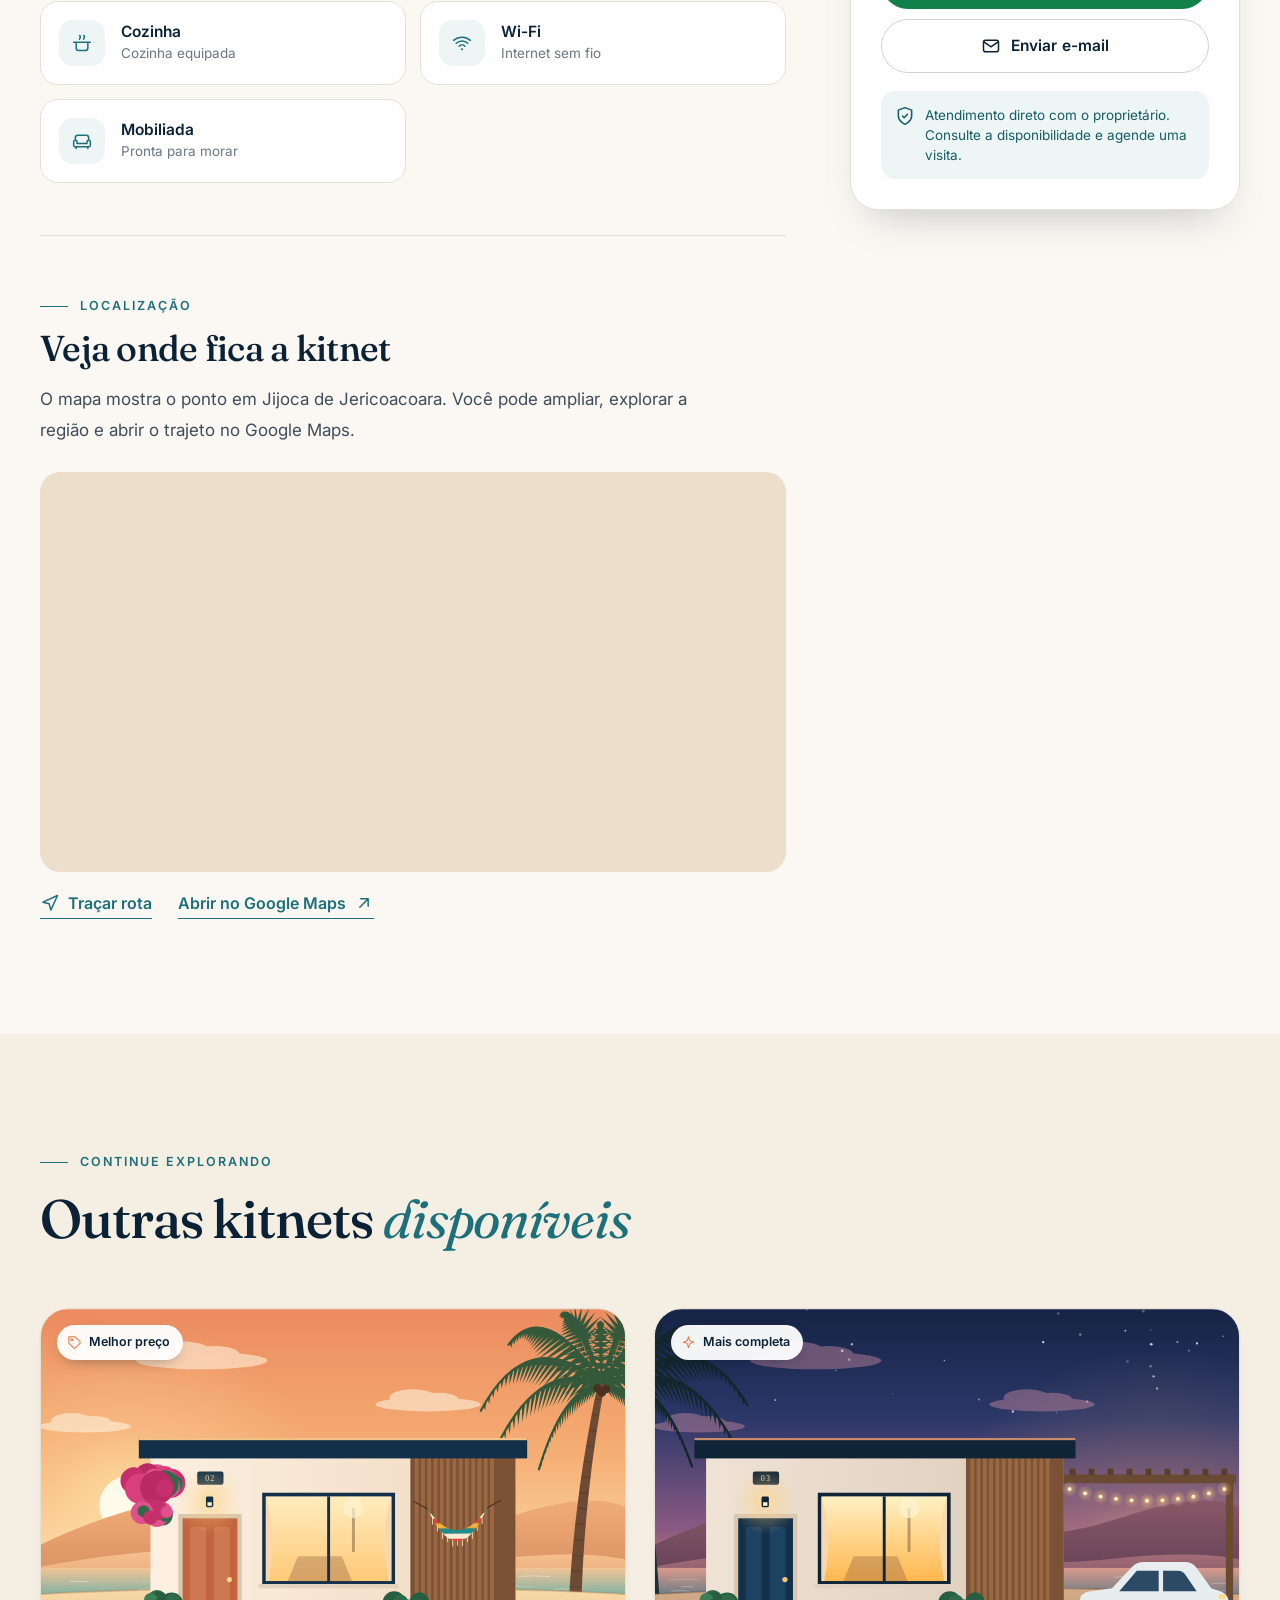
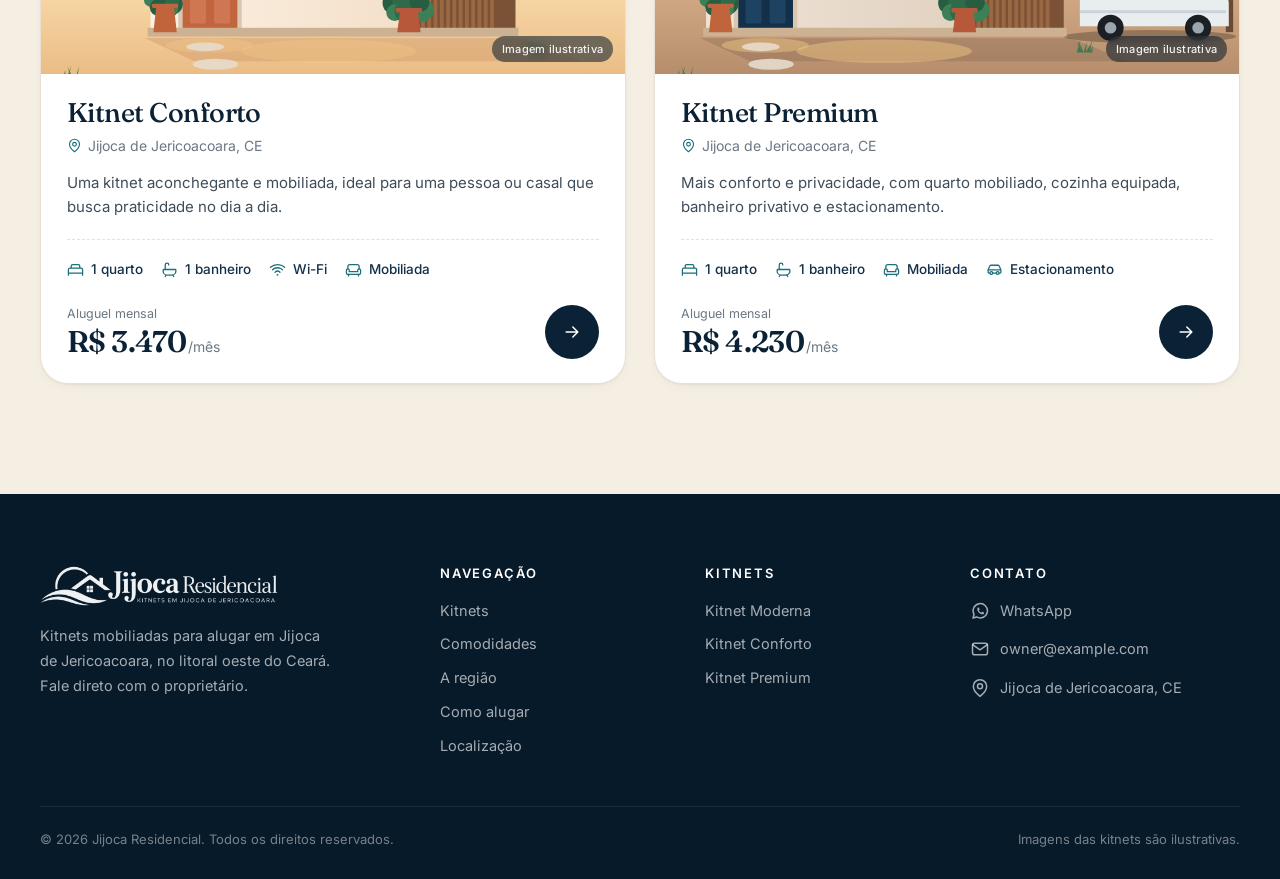
<file: kitnet1.html>
<!DOCTYPE html>
<html lang="pt-BR">
<head>
    <meta charset="UTF-8">
    <meta name="viewport" content="width=device-width, initial-scale=1.0">
    <title>Kitnet Moderna para alugar em Jijoca de Jericoacoara | Jijoca Residencial</title>
    <meta name="description" content="Kitnet Moderna para aluguel em Jijoca de Jericoacoara, Ceará, por R$ 3.820/mês. Uma opção moderna e confortável, com ambiente bem iluminado, banheiro privativo e cozinha equipada.">
    <meta name="theme-color" content="#0b2236">
    <meta property="og:type" content="website">
    <meta property="og:locale" content="pt_BR">
    <meta property="og:site_name" content="Jijoca Residencial">
    <meta property="og:title" content="Kitnet Moderna para alugar em Jijoca de Jericoacoara | Jijoca Residencial">
    <meta property="og:description" content="Kitnet Moderna para aluguel em Jijoca de Jericoacoara, Ceará, por R$ 3.820/mês. Uma opção moderna e confortável, com ambiente bem iluminado, banheiro privativo e cozinha equipada.">
    <meta property="og:image" content="images/jericoacoara-por-do-sol.jpg">
    <link rel="icon" href="images/favicon.svg" type="image/svg+xml">

    <link rel="preconnect" href="https://fonts.googleapis.com">
    <link rel="preconnect" href="https://fonts.gstatic.com" crossorigin>
    <link rel="stylesheet" href="https://fonts.googleapis.com/css2?family=Fraunces:ital,opsz,wght@0,9..144,400..700;1,9..144,400..700&family=Inter:wght@400;500;600;700&display=swap">
    <link rel="stylesheet" href="assets/css/style.css">
    <script>document.documentElement.classList.add('js');</script>
</head>
<body class="has-mobile-bar">
<svg width="0" height="0" style="position:absolute" aria-hidden="true">
    <defs>
        <symbol id="i-arrow-right" viewBox="0 0 24 24"><path d="M5 12h14M13 6l6 6-6 6"/></symbol>
        <symbol id="i-arrow-left" viewBox="0 0 24 24"><path d="M19 12H5M11 6l-6 6 6 6"/></symbol>
        <symbol id="i-arrow-up-right" viewBox="0 0 24 24"><path d="M7 17 17 7M8 7h9v9"/></symbol>
        <symbol id="i-chevron-right" viewBox="0 0 24 24"><path d="m9 18 6-6-6-6"/></symbol>
        <symbol id="i-pin" viewBox="0 0 24 24"><path d="M20 10c0 6-8 12-8 12S4 16 4 10a8 8 0 0 1 16 0Z"/><circle cx="12" cy="10" r="3"/></symbol>
        <symbol id="i-bed" viewBox="0 0 24 24"><path d="M2 20v-8a2 2 0 0 1 2-2h16a2 2 0 0 1 2 2v8M2 17h20M6 10V7a2 2 0 0 1 2-2h8a2 2 0 0 1 2 2v3"/></symbol>
        <symbol id="i-bath" viewBox="0 0 24 24"><path d="M4 12h16a1 1 0 0 1 1 1v1a6 6 0 0 1-6 6H9a6 6 0 0 1-6-6v-1a1 1 0 0 1 1-1Z"/><path d="M6 12V5.5A2.5 2.5 0 0 1 8.5 3 2.5 2.5 0 0 1 11 5.5M7 20l-1 2M17 20l1 2"/></symbol>
        <symbol id="i-wifi" viewBox="0 0 24 24"><path d="M2 8.8a15 15 0 0 1 20 0M5 12.4a10 10 0 0 1 14 0M8.5 15.9a5 5 0 0 1 7 0"/><path d="M12 19.5h.01" stroke-width="2.6"/></symbol>
        <symbol id="i-sofa" viewBox="0 0 24 24"><path d="M4 11V8a3 3 0 0 1 3-3h10a3 3 0 0 1 3 3v3"/><path d="M2 13a2 2 0 0 1 4 0v2h12v-2a2 2 0 0 1 4 0v4a2 2 0 0 1-2 2H4a2 2 0 0 1-2-2Z"/><path d="M5 19v2M19 19v2"/></symbol>
        <symbol id="i-kitchen" viewBox="0 0 24 24"><path d="M4 11h16M5 11v7a3 3 0 0 0 3 3h8a3 3 0 0 0 3-3v-7M2 11h2M20 11h2"/><path d="M9 7.5c0-1.2 1-1.6 1-2.8S9 3 9 3M14 7.5c0-1.2 1-1.6 1-2.8S14 3 14 3"/></symbol>
        <symbol id="i-car" viewBox="0 0 24 24"><path d="M5 17H4a1 1 0 0 1-1-1v-3.5L5.2 7.4A2 2 0 0 1 7 6h10a2 2 0 0 1 1.8 1.4L21 12.5V16a1 1 0 0 1-1 1h-1M3.5 12.5h17M9.5 17h5"/><circle cx="7.5" cy="17" r="2"/><circle cx="16.5" cy="17" r="2"/></symbol>
        <symbol id="i-whatsapp" viewBox="0 0 24 24"><path d="M3.6 20.4 4.9 16A8.6 8.6 0 1 1 8 19.1Z"/><path d="M9.1 8.3c.2-.4.4-.5.7-.5h.5c.2 0 .4.1.5.4l.7 1.6c.1.2 0 .4-.1.6l-.5.6c-.1.2-.2.4-.1.6.5.9 1.4 1.8 2.4 2.3.2.1.4.1.6-.1l.6-.7c.2-.2.4-.2.6-.1l1.6.8c.2.1.3.3.3.5v.4c0 .4-.2.8-.6 1-.5.3-1.3.5-2.3.2-1.9-.6-3.9-2.4-4.8-4.3-.5-1-.5-1.9-.3-2.6Z" fill="currentColor" stroke="none"/></symbol>
        <symbol id="i-mail" viewBox="0 0 24 24"><rect x="3" y="5" width="18" height="14" rx="2.5"/><path d="m3.5 7 8.5 6 8.5-6"/></symbol>
        <symbol id="i-check" viewBox="0 0 24 24"><path d="M20 6 9 17l-5-5"/></symbol>
        <symbol id="i-key" viewBox="0 0 24 24"><circle cx="7.5" cy="15.5" r="4.5"/><path d="m10.7 12.3 9.8-9.8M16 7l3 3M18.5 4.5l2 2"/></symbol>
        <symbol id="i-calendar" viewBox="0 0 24 24"><rect x="3" y="4.5" width="18" height="17" rx="2.5"/><path d="M16 2.5v4M8 2.5v4M3 10h18"/></symbol>
        <symbol id="i-chat" viewBox="0 0 24 24"><path d="M21 14.5a2.5 2.5 0 0 1-2.5 2.5H8l-5 4V5.5A2.5 2.5 0 0 1 5.5 3h13A2.5 2.5 0 0 1 21 5.5Z"/><path d="M8 9h8M8 12.5h5"/></symbol>
        <symbol id="i-search" viewBox="0 0 24 24"><circle cx="11" cy="11" r="7"/><path d="m20 20-3.8-3.8"/></symbol>
        <symbol id="i-sun" viewBox="0 0 24 24"><circle cx="12" cy="12" r="4"/><path d="M12 2v2M12 20v2M4.9 4.9l1.4 1.4M17.7 17.7l1.4 1.4M2 12h2M20 12h2M4.9 19.1l1.4-1.4M17.7 6.3l1.4-1.4"/></symbol>
        <symbol id="i-waves" viewBox="0 0 24 24"><path d="M2 7c2 0 2-2 4-2s2 2 4 2 2-2 4-2 2 2 4 2 2-2 4-2M2 13c2 0 2-2 4-2s2 2 4 2 2-2 4-2 2 2 4 2 2-2 4-2M2 19c2 0 2-2 4-2s2 2 4 2 2-2 4-2 2 2 4 2 2-2 4-2"/></symbol>
        <symbol id="i-wind" viewBox="0 0 24 24"><path d="M3 8h10.5a3 3 0 1 0-3-3M3 12h15.5a3 3 0 1 1-3 3M3 16h7"/></symbol>
        <symbol id="i-palm" viewBox="0 0 24 24"><path d="M13 22c-.3-4.5.2-8.6 1.6-12"/><path d="M14.6 10C13.4 6.8 9.8 5.4 6 6.4c2.6.2 5 1.6 6.3 3.6M14.6 10c.8-3.3 4.4-5 7.9-4-2.4.2-4.7 1.4-6 3.4M14.6 10c-3.2-.9-7 .4-8.8 3.5 2.1-1.2 4.6-1.6 6.8-1.1M14.6 10c2.9 0 6 2 7 5.2-1.7-1.5-4-2.4-6.2-2.5"/></symbol>
        <symbol id="i-home" viewBox="0 0 24 24"><path d="M3 10.5 12 3l9 7.5V20a1 1 0 0 1-1 1h-5v-6H9v6H4a1 1 0 0 1-1-1Z"/></symbol>
        <symbol id="i-user" viewBox="0 0 24 24"><circle cx="9" cy="8" r="4"/><path d="M2 21a7 7 0 0 1 14 0M16 11l2 2 4-4"/></symbol>
        <symbol id="i-route" viewBox="0 0 24 24"><path d="M3.5 11 21 3l-8 17.5-2-7.5Z"/></symbol>
        <symbol id="i-sparkle" viewBox="0 0 24 24"><path d="M12 3l1.8 5.4c.2.6.7 1.1 1.3 1.3L20.5 11.5l-5.4 1.8c-.6.2-1.1.7-1.3 1.3L12 20l-1.8-5.4c-.2-.6-.7-1.1-1.3-1.3L3.5 11.5l5.4-1.8c.6-.2 1.1-.7 1.3-1.3Z"/></symbol>
        <symbol id="i-tag" viewBox="0 0 24 24"><path d="M20.6 13.4 13.4 20.6a2 2 0 0 1-2.8 0L3 13V3h10l7.6 7.6a2 2 0 0 1 0 2.8Z"/><circle cx="7.5" cy="7.5" r="1.5"/></symbol>
        <symbol id="i-shield" viewBox="0 0 24 24"><path d="M12 22s8-3.5 8-10V5l-8-3-8 3v7c0 6.5 8 10 8 10Z"/><path d="m9 12 2 2 4-4"/></symbol>
        <symbol id="i-image" viewBox="0 0 24 24"><rect x="3" y="3" width="18" height="18" rx="3"/><circle cx="9" cy="9" r="2"/><path d="m21 15-4.5-4.5L6 21"/></symbol>
        <symbol id="i-camera" viewBox="0 0 24 24"><path d="M14.5 4h-5L7.5 7H5a2 2 0 0 0-2 2v9a2 2 0 0 0 2 2h14a2 2 0 0 0 2-2V9a2 2 0 0 0-2-2h-2.5Z"/><circle cx="12" cy="13" r="3.5"/></symbol>
        <symbol id="i-grid" viewBox="0 0 24 24"><rect x="3" y="3" width="7" height="7" rx="1.5"/><rect x="14" y="3" width="7" height="7" rx="1.5"/><rect x="3" y="14" width="7" height="7" rx="1.5"/><rect x="14" y="14" width="7" height="7" rx="1.5"/></symbol>
    </defs>
</svg>
<a class="skip-link" href="#conteudo">Pular para o conteúdo</a>

<header class="site-header">
    <div class="header-bar">
        <a class="brand" href="index.html" aria-label="Jijoca Residencial — página inicial">
            <img src="images/logo-jijoca-residencial.webp" alt="Jijoca Residencial — Kitnets em Jijoca de Jericoacoara" width="834" height="140">
        </a>

        <nav class="nav" aria-label="Principal">
            <a href="index.html#kitnets">Kitnets</a>
            <a href="index.html#comodidades">Comodidades</a>
            <a href="index.html#regiao">A região</a>
            <a href="index.html#como-alugar">Como alugar</a>
            <a href="index.html#localizacao">Localização</a>
        </nav>

        <div class="header-actions">
            <a class="btn btn-wa btn-sm" href="https://wa.me/353833100451?text=Ol%C3%A1!%20Tenho%20interesse%20na%20Kitnet%20Moderna." target="_blank" rel="noopener noreferrer" data-magnetic>
                <svg class="icon" aria-hidden="true"><use href="#i-whatsapp"/></svg> WhatsApp
            </a>
            <button class="nav-toggle" type="button" aria-expanded="false" aria-controls="mobile-menu" aria-label="Abrir menu">
                <span></span><span></span><span></span>
            </button>
        </div>
    </div>
</header>

<div class="mobile-menu" id="mobile-menu">
    <nav aria-label="Menu mobile">
        <a href="index.html#kitnets">Kitnets <svg class="icon" aria-hidden="true"><use href="#i-arrow-right"/></svg></a>
        <a href="index.html#comodidades">Comodidades <svg class="icon" aria-hidden="true"><use href="#i-arrow-right"/></svg></a>
        <a href="index.html#regiao">A região <svg class="icon" aria-hidden="true"><use href="#i-arrow-right"/></svg></a>
        <a href="index.html#como-alugar">Como alugar <svg class="icon" aria-hidden="true"><use href="#i-arrow-right"/></svg></a>
        <a href="index.html#localizacao">Localização <svg class="icon" aria-hidden="true"><use href="#i-arrow-right"/></svg></a>
    </nav>
    <a class="btn btn-wa btn-block" href="https://wa.me/353833100451?text=Ol%C3%A1!%20Tenho%20interesse%20na%20Kitnet%20Moderna." target="_blank" rel="noopener noreferrer">
        <svg class="icon" aria-hidden="true"><use href="#i-whatsapp"/></svg> Falar no WhatsApp
    </a>
</div>
<div class="menu-backdrop" aria-hidden="true"></div>

<main id="conteudo" class="page-top">
    <div class="container">
        <nav class="breadcrumb" aria-label="Você está em">
            <a href="index.html">Início</a> <svg class="icon" aria-hidden="true"><use href="#i-chevron-right"/></svg>
            <a href="index.html#kitnets">Kitnets</a> <svg class="icon" aria-hidden="true"><use href="#i-chevron-right"/></svg>
            <span aria-current="page">Kitnet Moderna</span>
        </nav>

        <div class="detail-head" data-reveal>
            <div>
                <h1>Kitnet Moderna</h1>
                <div class="detail-meta">
                    <span><svg class="icon" aria-hidden="true"><use href="#i-pin"/></svg> Jijoca de Jericoacoara, CE</span>
                    <span><svg class="icon" aria-hidden="true"><use href="#i-sun"/></svg> Ambiente iluminado</span>
                </div>
            </div>
            <span class="status"><span class="pulse-dot"></span> Disponível para aluguel</span>
        </div>

        <div class="gallery" id="galeria" data-gallery tabindex="0" role="region" aria-roledescription="carrossel" aria-label="Imagens da Kitnet Moderna" data-reveal="zoom" data-magnetic-area>
            <div class="gallery-track">
                <figure class="gallery-slide" role="group" aria-roledescription="slide" aria-label="1 de 3">
                    <img src="images/kitnet-moderna.svg" alt="Ilustração da fachada da Kitnet Moderna" width="800" height="600">
                    <figcaption class="gallery-chip"><svg class="icon icon-sm" aria-hidden="true"><use href="#i-image"/></svg> Imagem ilustrativa</figcaption>
                </figure>
                <figure class="gallery-slide" role="group" aria-roledescription="slide" aria-label="2 de 3">
                    <img src="images/modern-studio-1.jpg" alt="Foto do local da Kitnet Moderna — área externa, vista 1" width="1600" height="1200" loading="lazy">
                    <figcaption class="gallery-chip"><svg class="icon icon-sm" aria-hidden="true"><use href="#i-camera"/></svg> Foto do local</figcaption>
                </figure>
                <figure class="gallery-slide" role="group" aria-roledescription="slide" aria-label="3 de 3">
                    <img src="images/modern-studio-2.jpg" alt="Foto do local da Kitnet Moderna — área externa, vista 2" width="1600" height="1200" loading="lazy">
                    <figcaption class="gallery-chip"><svg class="icon icon-sm" aria-hidden="true"><use href="#i-camera"/></svg> Foto do local</figcaption>
                </figure>
            </div>
            <button class="gallery-arrow prev" type="button" aria-label="Imagem anterior" data-magnetic="0.25"><svg class="icon" aria-hidden="true"><use href="#i-arrow-left"/></svg></button>
            <button class="gallery-arrow next" type="button" aria-label="Próxima imagem" data-magnetic="0.25"><svg class="icon" aria-hidden="true"><use href="#i-arrow-right"/></svg></button>
            <span class="gallery-chip gallery-counter" aria-live="polite">1 / 3</span>
        </div>
        <div class="gallery-thumbs" data-gallery-thumbs="galeria">
            <button type="button" aria-label="Ver imagem 1"><img src="images/kitnet-moderna.svg" alt="" loading="lazy"></button>
            <button type="button" aria-label="Ver imagem 2"><img src="images/modern-studio-1.jpg" alt="" loading="lazy"></button>
            <button type="button" aria-label="Ver imagem 3"><img src="images/modern-studio-2.jpg" alt="" loading="lazy"></button>
        </div>

        <div class="detail-grid">
            <div class="detail-main">
                <section class="detail-block" data-reveal aria-labelledby="sobre-title">
                    <span class="kicker">Sobre a kitnet</span>
                    <h2 id="sobre-title">Conforto e praticidade em Jijoca</h2>
                    <p>Esta kitnet moderna oferece um espaço confortável para morar, com banheiro privativo, cozinha equipada e quarto mobiliado. É uma opção prática para uma pessoa ou casal que valoriza conforto e boa localização.</p>
                </section>

                <section class="detail-block" data-reveal aria-labelledby="oferece-title">
                    <span class="kicker">Comodidades</span>
                    <h2 id="oferece-title">O que a kitnet oferece</h2>
                    <ul class="amenity-list">
                        <li><span class="fact-icon"><svg class="icon" aria-hidden="true"><use href="#i-bed"/></svg></span><div><strong>1 quarto</strong><small>Quarto mobiliado</small></div></li>
                        <li><span class="fact-icon"><svg class="icon" aria-hidden="true"><use href="#i-bath"/></svg></span><div><strong>1 banheiro</strong><small>Banheiro privativo</small></div></li>
                        <li><span class="fact-icon"><svg class="icon" aria-hidden="true"><use href="#i-kitchen"/></svg></span><div><strong>Cozinha</strong><small>Cozinha equipada</small></div></li>
                        <li><span class="fact-icon"><svg class="icon" aria-hidden="true"><use href="#i-wifi"/></svg></span><div><strong>Wi-Fi</strong><small>Internet sem fio</small></div></li>
                        <li><span class="fact-icon"><svg class="icon" aria-hidden="true"><use href="#i-sofa"/></svg></span><div><strong>Mobiliada</strong><small>Pronta para morar</small></div></li>
                    </ul>
                </section>

                <section class="detail-block" data-reveal aria-labelledby="local-title">
                    <span class="kicker">Localização</span>
                    <h2 id="local-title">Veja onde fica a kitnet</h2>
                    <p>O mapa mostra o ponto em Jijoca de Jericoacoara. Você pode ampliar, explorar a região e abrir o trajeto no Google Maps.</p>
                    <div class="detail-map">
                        <iframe src="https://www.google.com/maps?q=-2.9163611,-40.4508333&z=17&output=embed" title="Mapa com a localização da Kitnet Moderna em Jijoca de Jericoacoara" loading="lazy" referrerpolicy="no-referrer-when-downgrade" allowfullscreen></iframe>
                    </div>
                    <div class="map-actions">
                        <a class="text-link" href="https://www.google.com/maps/dir/?api=1&amp;destination=-2.9163611,-40.4508333" target="_blank" rel="noopener noreferrer"><svg class="icon" aria-hidden="true"><use href="#i-route"/></svg> Traçar rota</a>
                        <a class="text-link" href="https://www.google.com/maps?q=-2.9163611,-40.4508333" target="_blank" rel="noopener noreferrer">Abrir no Google Maps <svg class="icon" aria-hidden="true"><use href="#i-arrow-up-right"/></svg></a>
                    </div>
                </section>
            </div>

            <aside class="booking-card" data-reveal="right" aria-label="Valor e contato">
                <p class="price"><small>Aluguel mensal</small><strong>R$ 3.820</strong><span>/mês</span></p>
                <ul class="booking-facts">
                    <li><span>Tipo</span><span>Kitnet</span></li>
                    <li><span>Quartos</span><span>1</span></li>
                    <li><span>Banheiro</span><span>Privativo</span></li>
                    <li><span>Mobília</span><span>Sim</span></li>
                    <li><span>Wi-Fi</span><span>Sim</span></li>
                    <li><span>Aluguel</span><span>Mensal</span></li>
                </ul>
                <div class="booking-actions">
                    <a class="btn btn-wa btn-block" href="https://wa.me/353833100451?text=Ol%C3%A1!%20Tenho%20interesse%20na%20Kitnet%20Moderna." target="_blank" rel="noopener noreferrer" data-magnetic="0.15"><svg class="icon" aria-hidden="true"><use href="#i-whatsapp"/></svg> Tenho interesse</a>
                    <a class="btn btn-outline btn-block" href="mailto:owner@example.com?subject=Interesse%20na%20Kitnet%20Moderna" data-magnetic="0.15"><svg class="icon" aria-hidden="true"><use href="#i-mail"/></svg> Enviar e-mail</a>
                </div>
                <p class="booking-note"><svg class="icon" aria-hidden="true"><use href="#i-shield"/></svg> Atendimento direto com o proprietário. Consulte a disponibilidade e agende uma visita.</p>
            </aside>
        </div>
    </div>

    <section class="others" aria-labelledby="outras-title">
        <div class="container">
            <div class="section-head" data-reveal>
                <span class="kicker">Continue explorando</span>
                <h2 class="section-title" id="outras-title">Outras kitnets <em>disponíveis</em></h2>
            </div>
            <div class="listings two">
            <article class="listing" data-reveal style="--d:0s" data-magnetic-area>
                <div class="listing-media">
                    <img src="images/kitnet-conforto.svg" alt="Ilustração da fachada da Kitnet Conforto" loading="lazy" width="800" height="600">
                    <span class="tag"><svg class="icon" aria-hidden="true"><use href="#i-tag"/></svg> Melhor preço</span>
                    <span class="illus-note">Imagem ilustrativa</span>
                </div>
                <div class="listing-body">
                    <h3 class="listing-title"><a href="kitnet2.html">Kitnet Conforto</a></h3>
                    <p class="listing-loc"><svg class="icon" aria-hidden="true"><use href="#i-pin"/></svg> Jijoca de Jericoacoara, CE</p>
                    <p class="listing-desc">Uma kitnet aconchegante e mobiliada, ideal para uma pessoa ou casal que busca praticidade no dia a dia.</p>
                    <ul class="mini-features">
                        <li><svg class="icon" aria-hidden="true"><use href="#i-bed"/></svg> 1 quarto</li>
                        <li><svg class="icon" aria-hidden="true"><use href="#i-bath"/></svg> 1 banheiro</li>
                        <li><svg class="icon" aria-hidden="true"><use href="#i-wifi"/></svg> Wi-Fi</li>
                        <li><svg class="icon" aria-hidden="true"><use href="#i-sofa"/></svg> Mobiliada</li>
                    </ul>
                    <div class="listing-foot">
                        <p class="price"><small>Aluguel mensal</small><strong>R$ 3.470</strong><span>/mês</span></p>
                        <span class="round-btn" data-magnetic="0.2" aria-hidden="true"><svg class="icon" aria-hidden="true"><use href="#i-arrow-right"/></svg></span>
                    </div>
                </div>
            </article>
            <article class="listing" data-reveal style="--d:0.12s" data-magnetic-area>
                <div class="listing-media">
                    <img src="images/kitnet-premium.svg" alt="Ilustração da fachada da Kitnet Premium" loading="lazy" width="800" height="600">
                    <span class="tag"><svg class="icon" aria-hidden="true"><use href="#i-sparkle"/></svg> Mais completa</span>
                    <span class="illus-note">Imagem ilustrativa</span>
                </div>
                <div class="listing-body">
                    <h3 class="listing-title"><a href="kitnet3.html">Kitnet Premium</a></h3>
                    <p class="listing-loc"><svg class="icon" aria-hidden="true"><use href="#i-pin"/></svg> Jijoca de Jericoacoara, CE</p>
                    <p class="listing-desc">Mais conforto e privacidade, com quarto mobiliado, cozinha equipada, banheiro privativo e estacionamento.</p>
                    <ul class="mini-features">
                        <li><svg class="icon" aria-hidden="true"><use href="#i-bed"/></svg> 1 quarto</li>
                        <li><svg class="icon" aria-hidden="true"><use href="#i-bath"/></svg> 1 banheiro</li>
                        <li><svg class="icon" aria-hidden="true"><use href="#i-sofa"/></svg> Mobiliada</li>
                        <li><svg class="icon" aria-hidden="true"><use href="#i-car"/></svg> Estacionamento</li>
                    </ul>
                    <div class="listing-foot">
                        <p class="price"><small>Aluguel mensal</small><strong>R$ 4.230</strong><span>/mês</span></p>
                        <span class="round-btn" data-magnetic="0.2" aria-hidden="true"><svg class="icon" aria-hidden="true"><use href="#i-arrow-right"/></svg></span>
                    </div>
                </div>
            </article>
            </div>
        </div>
    </section>
</main>

<footer class="site-footer">
    <div class="container footer-grid">
        <div class="footer-brand">
            <img src="images/logo-jijoca-residencial.webp" alt="Jijoca Residencial" width="834" height="140" loading="lazy">
            <p>Kitnets mobiliadas para alugar em Jijoca de Jericoacoara, no litoral oeste do Ceará. Fale direto com o proprietário.</p>
        </div>
        <div>
            <h3>Navegação</h3>
            <ul>
                <li><a href="index.html#kitnets">Kitnets</a></li>
                <li><a href="index.html#comodidades">Comodidades</a></li>
                <li><a href="index.html#regiao">A região</a></li>
                <li><a href="index.html#como-alugar">Como alugar</a></li>
                <li><a href="index.html#localizacao">Localização</a></li>
            </ul>
        </div>
        <div>
            <h3>Kitnets</h3>
            <ul>
                <li><a href="kitnet1.html">Kitnet Moderna</a></li>
                <li><a href="kitnet2.html">Kitnet Conforto</a></li>
                <li><a href="kitnet3.html">Kitnet Premium</a></li>
            </ul>
        </div>
        <div class="footer-contact">
            <h3>Contato</h3>
            <ul>
                <li><a href="https://wa.me/353833100451?text=Ol%C3%A1!%20Tenho%20interesse%20na%20Kitnet%20Moderna." target="_blank" rel="noopener noreferrer"><svg class="icon" aria-hidden="true"><use href="#i-whatsapp"/></svg> WhatsApp</a></li>
                <li><a href="mailto:owner@example.com"><svg class="icon" aria-hidden="true"><use href="#i-mail"/></svg> owner@example.com</a></li>
                <li><a href="https://www.google.com/maps?q=-2.9163611,-40.4508333" target="_blank" rel="noopener noreferrer"><svg class="icon" aria-hidden="true"><use href="#i-pin"/></svg> Jijoca de Jericoacoara, CE</a></li>
            </ul>
        </div>
    </div>
    <div class="container footer-bottom">
        <span>© 2026 Jijoca Residencial. Todos os direitos reservados.</span>
        <span>Imagens das kitnets são ilustrativas.</span>
    </div>
</footer>

<a class="wa-fab" href="https://wa.me/353833100451?text=Ol%C3%A1!%20Tenho%20interesse%20na%20Kitnet%20Moderna." target="_blank" rel="noopener noreferrer" aria-label="Falar no WhatsApp" data-magnetic="0.25">
    <svg class="icon" aria-hidden="true"><use href="#i-whatsapp"/></svg><span class="label">Fale conosco</span>
</a>

<div class="mobile-bar">
    <p class="price"><small>Aluguel mensal</small><strong>R$ 3.820</strong><span>/mês</span></p>
    <a class="btn btn-wa btn-sm" href="https://wa.me/353833100451?text=Ol%C3%A1!%20Tenho%20interesse%20na%20Kitnet%20Moderna." target="_blank" rel="noopener noreferrer"><svg class="icon" aria-hidden="true"><use href="#i-whatsapp"/></svg> Tenho interesse</a>
</div>

<script src="assets/js/main.js" defer></script>
</body>
</html>
</file>
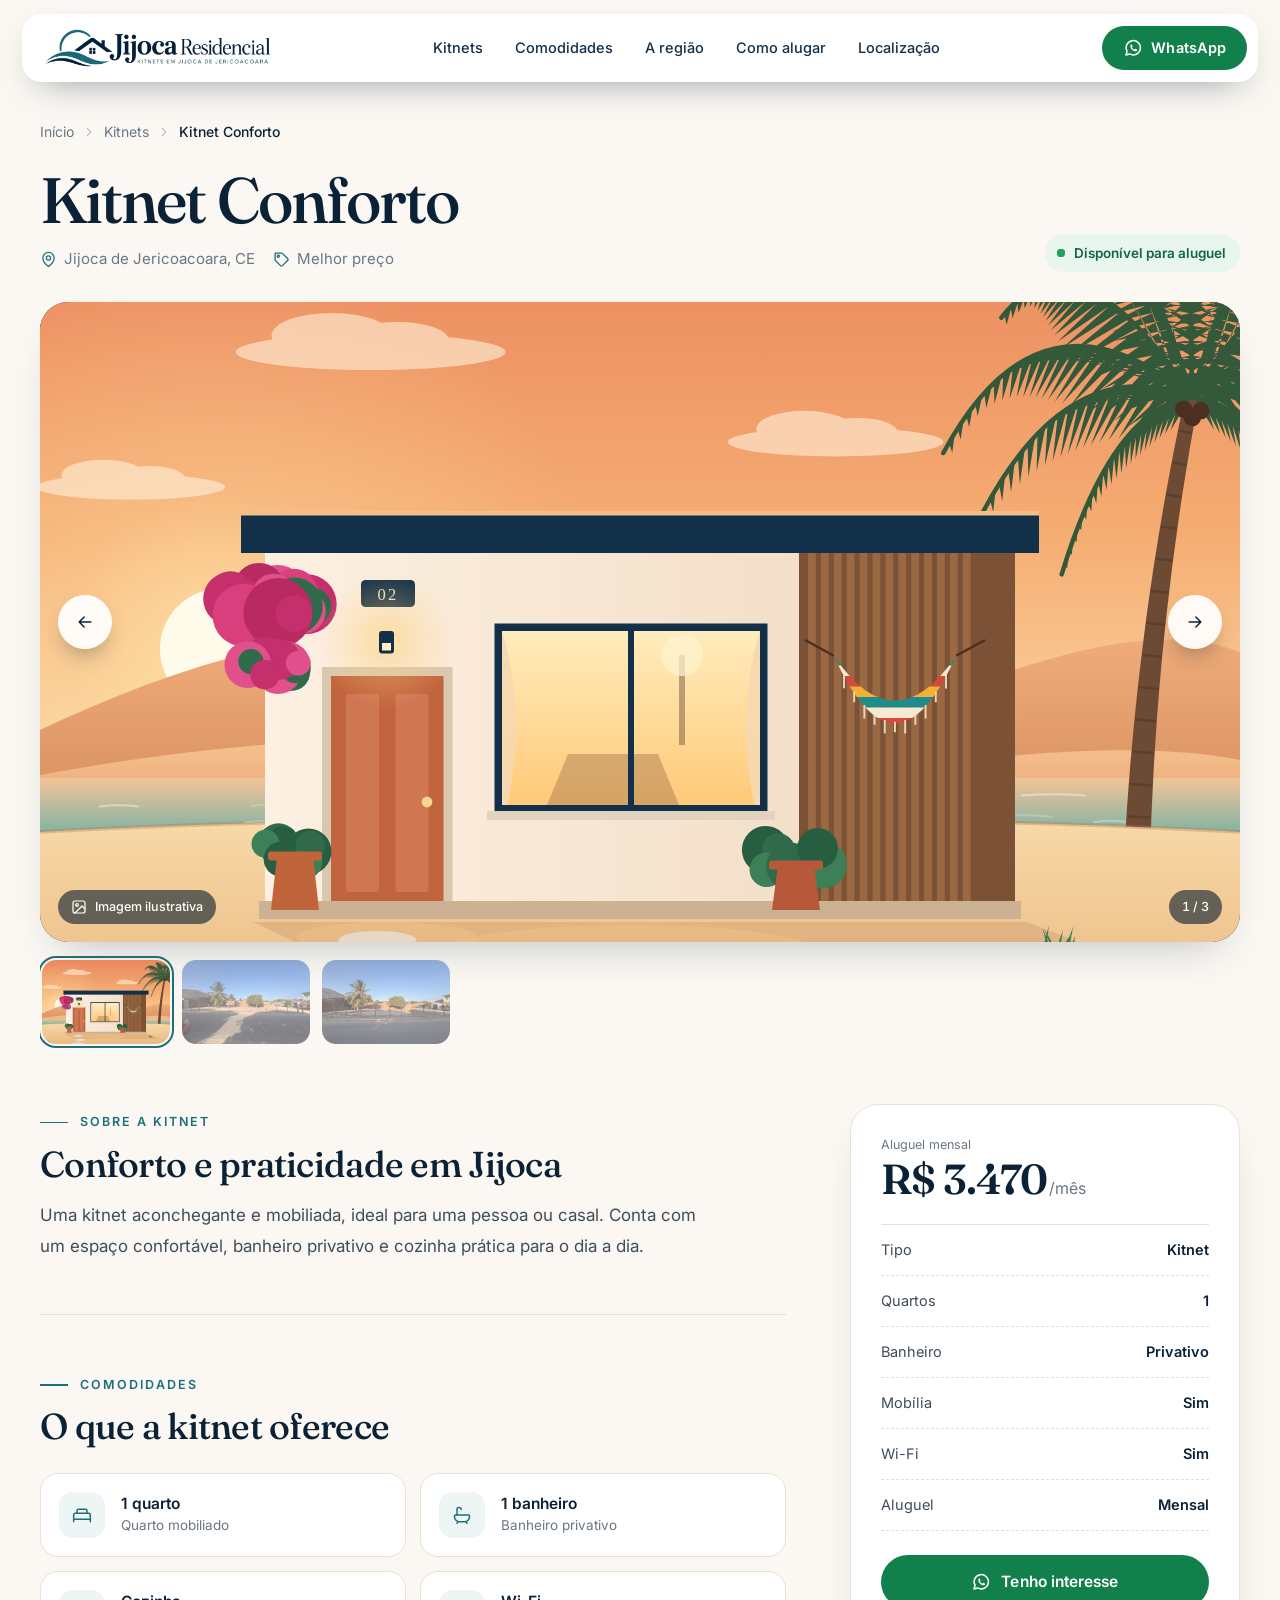
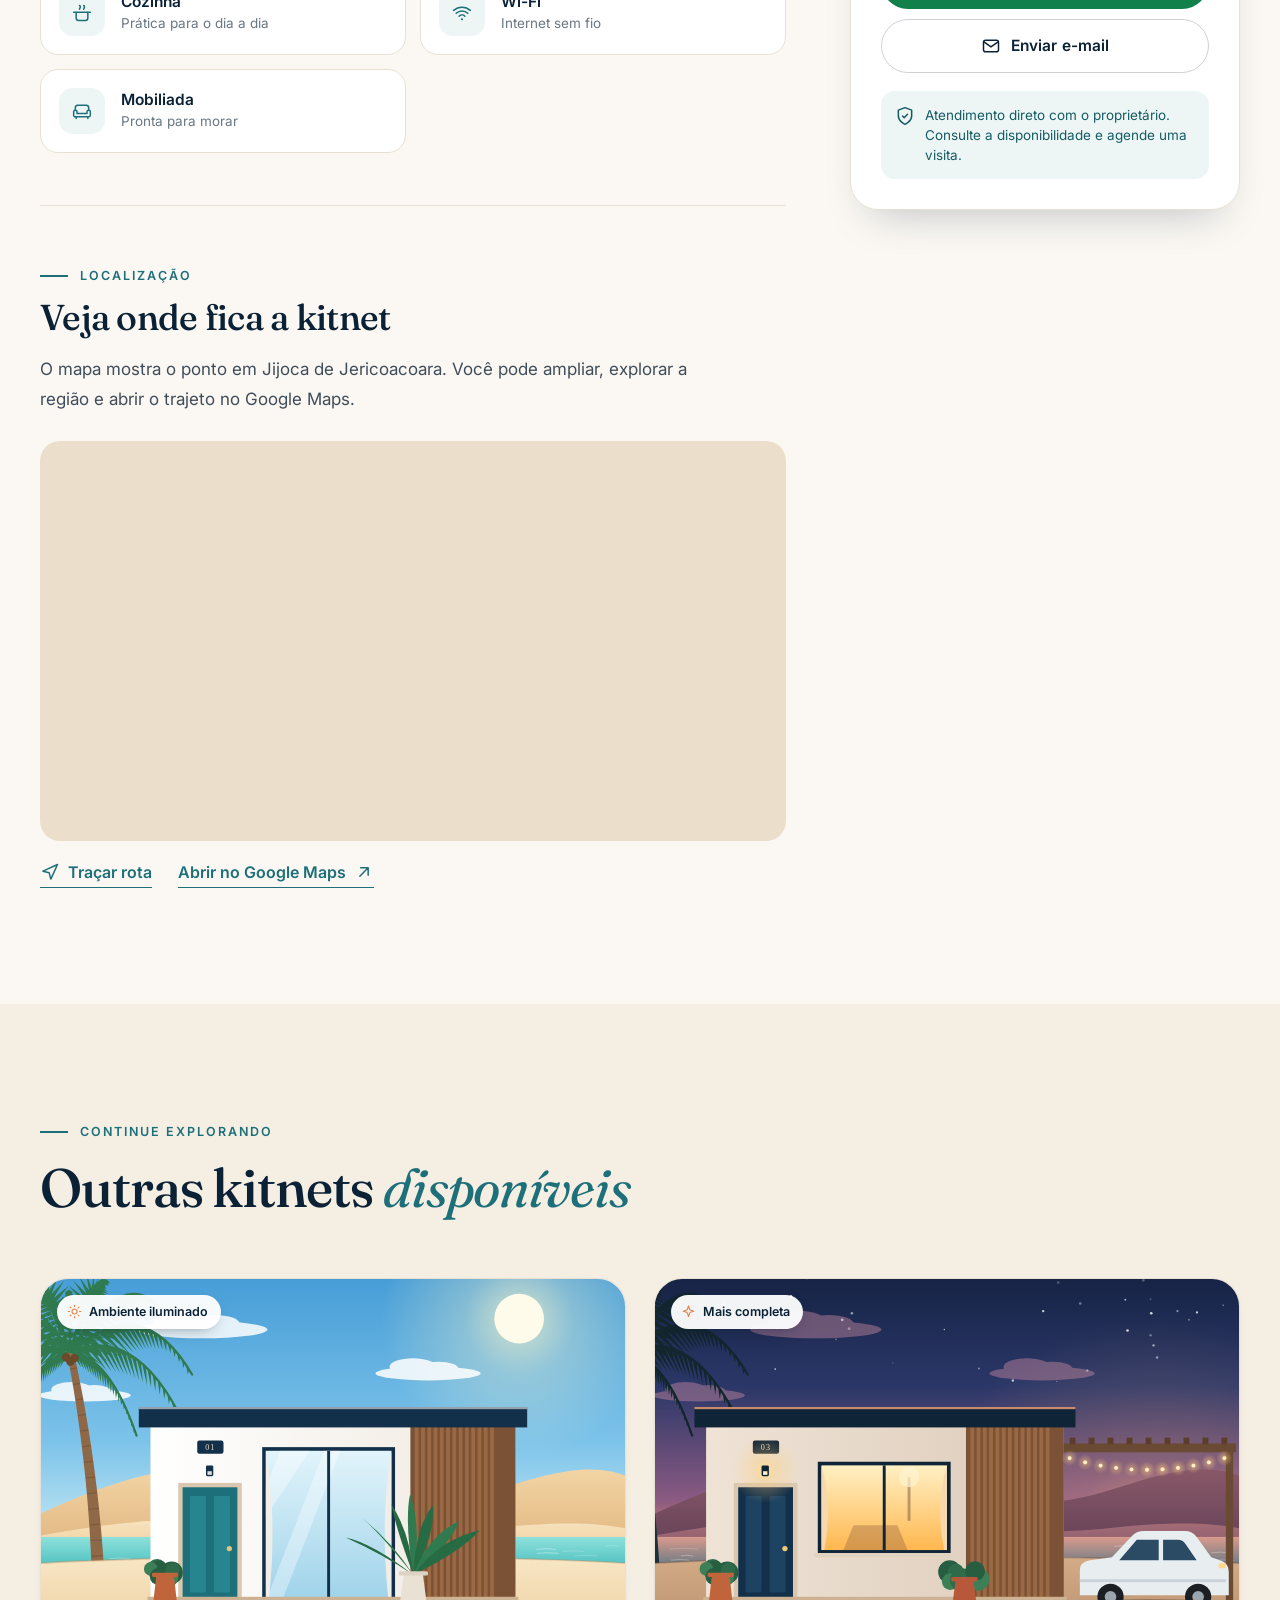
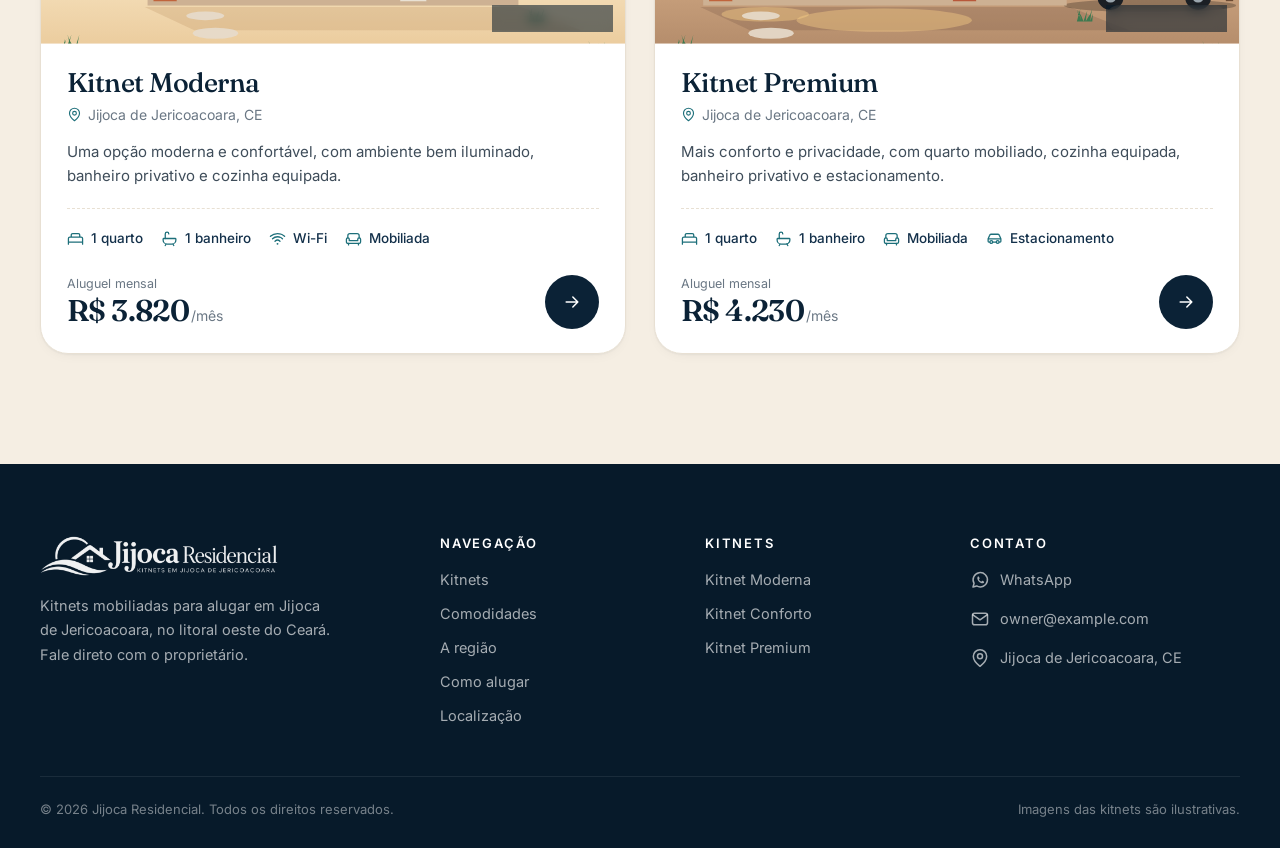
<file: kitnet2.html>
<!DOCTYPE html>
<html lang="pt-BR">
<head>
    <meta charset="UTF-8">
    <meta name="viewport" content="width=device-width, initial-scale=1.0">
    <title>Kitnet Conforto para alugar em Jijoca de Jericoacoara | Jijoca Residencial</title>
    <meta name="description" content="Kitnet Conforto para aluguel em Jijoca de Jericoacoara, Ceará, por R$ 3.470/mês. Uma kitnet aconchegante e mobiliada, ideal para uma pessoa ou casal que busca praticidade no dia a dia.">
    <meta name="theme-color" content="#0b2236">
    <meta property="og:type" content="website">
    <meta property="og:locale" content="pt_BR">
    <meta property="og:site_name" content="Jijoca Residencial">
    <meta property="og:title" content="Kitnet Conforto para alugar em Jijoca de Jericoacoara | Jijoca Residencial">
    <meta property="og:description" content="Kitnet Conforto para aluguel em Jijoca de Jericoacoara, Ceará, por R$ 3.470/mês. Uma kitnet aconchegante e mobiliada, ideal para uma pessoa ou casal que busca praticidade no dia a dia.">
    <meta property="og:image" content="images/jericoacoara-por-do-sol.jpg">
    <link rel="icon" href="images/favicon.svg" type="image/svg+xml">

    <link rel="preconnect" href="https://fonts.googleapis.com">
    <link rel="preconnect" href="https://fonts.gstatic.com" crossorigin>
    <link rel="stylesheet" href="https://fonts.googleapis.com/css2?family=Fraunces:ital,opsz,wght@0,9..144,400..700;1,9..144,400..700&family=Inter:wght@400;500;600;700&display=swap">
    <link rel="stylesheet" href="assets/css/style.css">
    <script>document.documentElement.classList.add('js');</script>
</head>
<body class="has-mobile-bar">
<svg width="0" height="0" style="position:absolute" aria-hidden="true">
    <defs>
        <symbol id="i-arrow-right" viewBox="0 0 24 24"><path d="M5 12h14M13 6l6 6-6 6"/></symbol>
        <symbol id="i-arrow-left" viewBox="0 0 24 24"><path d="M19 12H5M11 6l-6 6 6 6"/></symbol>
        <symbol id="i-arrow-up-right" viewBox="0 0 24 24"><path d="M7 17 17 7M8 7h9v9"/></symbol>
        <symbol id="i-chevron-right" viewBox="0 0 24 24"><path d="m9 18 6-6-6-6"/></symbol>
        <symbol id="i-pin" viewBox="0 0 24 24"><path d="M20 10c0 6-8 12-8 12S4 16 4 10a8 8 0 0 1 16 0Z"/><circle cx="12" cy="10" r="3"/></symbol>
        <symbol id="i-bed" viewBox="0 0 24 24"><path d="M2 20v-8a2 2 0 0 1 2-2h16a2 2 0 0 1 2 2v8M2 17h20M6 10V7a2 2 0 0 1 2-2h8a2 2 0 0 1 2 2v3"/></symbol>
        <symbol id="i-bath" viewBox="0 0 24 24"><path d="M4 12h16a1 1 0 0 1 1 1v1a6 6 0 0 1-6 6H9a6 6 0 0 1-6-6v-1a1 1 0 0 1 1-1Z"/><path d="M6 12V5.5A2.5 2.5 0 0 1 8.5 3 2.5 2.5 0 0 1 11 5.5M7 20l-1 2M17 20l1 2"/></symbol>
        <symbol id="i-wifi" viewBox="0 0 24 24"><path d="M2 8.8a15 15 0 0 1 20 0M5 12.4a10 10 0 0 1 14 0M8.5 15.9a5 5 0 0 1 7 0"/><path d="M12 19.5h.01" stroke-width="2.6"/></symbol>
        <symbol id="i-sofa" viewBox="0 0 24 24"><path d="M4 11V8a3 3 0 0 1 3-3h10a3 3 0 0 1 3 3v3"/><path d="M2 13a2 2 0 0 1 4 0v2h12v-2a2 2 0 0 1 4 0v4a2 2 0 0 1-2 2H4a2 2 0 0 1-2-2Z"/><path d="M5 19v2M19 19v2"/></symbol>
        <symbol id="i-kitchen" viewBox="0 0 24 24"><path d="M4 11h16M5 11v7a3 3 0 0 0 3 3h8a3 3 0 0 0 3-3v-7M2 11h2M20 11h2"/><path d="M9 7.5c0-1.2 1-1.6 1-2.8S9 3 9 3M14 7.5c0-1.2 1-1.6 1-2.8S14 3 14 3"/></symbol>
        <symbol id="i-car" viewBox="0 0 24 24"><path d="M5 17H4a1 1 0 0 1-1-1v-3.5L5.2 7.4A2 2 0 0 1 7 6h10a2 2 0 0 1 1.8 1.4L21 12.5V16a1 1 0 0 1-1 1h-1M3.5 12.5h17M9.5 17h5"/><circle cx="7.5" cy="17" r="2"/><circle cx="16.5" cy="17" r="2"/></symbol>
        <symbol id="i-whatsapp" viewBox="0 0 24 24"><path d="M3.6 20.4 4.9 16A8.6 8.6 0 1 1 8 19.1Z"/><path d="M9.1 8.3c.2-.4.4-.5.7-.5h.5c.2 0 .4.1.5.4l.7 1.6c.1.2 0 .4-.1.6l-.5.6c-.1.2-.2.4-.1.6.5.9 1.4 1.8 2.4 2.3.2.1.4.1.6-.1l.6-.7c.2-.2.4-.2.6-.1l1.6.8c.2.1.3.3.3.5v.4c0 .4-.2.8-.6 1-.5.3-1.3.5-2.3.2-1.9-.6-3.9-2.4-4.8-4.3-.5-1-.5-1.9-.3-2.6Z" fill="currentColor" stroke="none"/></symbol>
        <symbol id="i-mail" viewBox="0 0 24 24"><rect x="3" y="5" width="18" height="14" rx="2.5"/><path d="m3.5 7 8.5 6 8.5-6"/></symbol>
        <symbol id="i-check" viewBox="0 0 24 24"><path d="M20 6 9 17l-5-5"/></symbol>
        <symbol id="i-key" viewBox="0 0 24 24"><circle cx="7.5" cy="15.5" r="4.5"/><path d="m10.7 12.3 9.8-9.8M16 7l3 3M18.5 4.5l2 2"/></symbol>
        <symbol id="i-calendar" viewBox="0 0 24 24"><rect x="3" y="4.5" width="18" height="17" rx="2.5"/><path d="M16 2.5v4M8 2.5v4M3 10h18"/></symbol>
        <symbol id="i-chat" viewBox="0 0 24 24"><path d="M21 14.5a2.5 2.5 0 0 1-2.5 2.5H8l-5 4V5.5A2.5 2.5 0 0 1 5.5 3h13A2.5 2.5 0 0 1 21 5.5Z"/><path d="M8 9h8M8 12.5h5"/></symbol>
        <symbol id="i-search" viewBox="0 0 24 24"><circle cx="11" cy="11" r="7"/><path d="m20 20-3.8-3.8"/></symbol>
        <symbol id="i-sun" viewBox="0 0 24 24"><circle cx="12" cy="12" r="4"/><path d="M12 2v2M12 20v2M4.9 4.9l1.4 1.4M17.7 17.7l1.4 1.4M2 12h2M20 12h2M4.9 19.1l1.4-1.4M17.7 6.3l1.4-1.4"/></symbol>
        <symbol id="i-waves" viewBox="0 0 24 24"><path d="M2 7c2 0 2-2 4-2s2 2 4 2 2-2 4-2 2 2 4 2 2-2 4-2M2 13c2 0 2-2 4-2s2 2 4 2 2-2 4-2 2 2 4 2 2-2 4-2M2 19c2 0 2-2 4-2s2 2 4 2 2-2 4-2 2 2 4 2 2-2 4-2"/></symbol>
        <symbol id="i-wind" viewBox="0 0 24 24"><path d="M3 8h10.5a3 3 0 1 0-3-3M3 12h15.5a3 3 0 1 1-3 3M3 16h7"/></symbol>
        <symbol id="i-palm" viewBox="0 0 24 24"><path d="M13 22c-.3-4.5.2-8.6 1.6-12"/><path d="M14.6 10C13.4 6.8 9.8 5.4 6 6.4c2.6.2 5 1.6 6.3 3.6M14.6 10c.8-3.3 4.4-5 7.9-4-2.4.2-4.7 1.4-6 3.4M14.6 10c-3.2-.9-7 .4-8.8 3.5 2.1-1.2 4.6-1.6 6.8-1.1M14.6 10c2.9 0 6 2 7 5.2-1.7-1.5-4-2.4-6.2-2.5"/></symbol>
        <symbol id="i-home" viewBox="0 0 24 24"><path d="M3 10.5 12 3l9 7.5V20a1 1 0 0 1-1 1h-5v-6H9v6H4a1 1 0 0 1-1-1Z"/></symbol>
        <symbol id="i-user" viewBox="0 0 24 24"><circle cx="9" cy="8" r="4"/><path d="M2 21a7 7 0 0 1 14 0M16 11l2 2 4-4"/></symbol>
        <symbol id="i-route" viewBox="0 0 24 24"><path d="M3.5 11 21 3l-8 17.5-2-7.5Z"/></symbol>
        <symbol id="i-sparkle" viewBox="0 0 24 24"><path d="M12 3l1.8 5.4c.2.6.7 1.1 1.3 1.3L20.5 11.5l-5.4 1.8c-.6.2-1.1.7-1.3 1.3L12 20l-1.8-5.4c-.2-.6-.7-1.1-1.3-1.3L3.5 11.5l5.4-1.8c.6-.2 1.1-.7 1.3-1.3Z"/></symbol>
        <symbol id="i-tag" viewBox="0 0 24 24"><path d="M20.6 13.4 13.4 20.6a2 2 0 0 1-2.8 0L3 13V3h10l7.6 7.6a2 2 0 0 1 0 2.8Z"/><circle cx="7.5" cy="7.5" r="1.5"/></symbol>
        <symbol id="i-shield" viewBox="0 0 24 24"><path d="M12 22s8-3.5 8-10V5l-8-3-8 3v7c0 6.5 8 10 8 10Z"/><path d="m9 12 2 2 4-4"/></symbol>
        <symbol id="i-image" viewBox="0 0 24 24"><rect x="3" y="3" width="18" height="18" rx="3"/><circle cx="9" cy="9" r="2"/><path d="m21 15-4.5-4.5L6 21"/></symbol>
        <symbol id="i-camera" viewBox="0 0 24 24"><path d="M14.5 4h-5L7.5 7H5a2 2 0 0 0-2 2v9a2 2 0 0 0 2 2h14a2 2 0 0 0 2-2V9a2 2 0 0 0-2-2h-2.5Z"/><circle cx="12" cy="13" r="3.5"/></symbol>
        <symbol id="i-grid" viewBox="0 0 24 24"><rect x="3" y="3" width="7" height="7" rx="1.5"/><rect x="14" y="3" width="7" height="7" rx="1.5"/><rect x="3" y="14" width="7" height="7" rx="1.5"/><rect x="14" y="14" width="7" height="7" rx="1.5"/></symbol>
    </defs>
</svg>
<a class="skip-link" href="#conteudo">Pular para o conteúdo</a>

<header class="site-header">
    <div class="header-bar">
        <a class="brand" href="index.html" aria-label="Jijoca Residencial — página inicial">
            <img src="images/logo-jijoca-residencial.webp" alt="Jijoca Residencial — Kitnets em Jijoca de Jericoacoara" width="834" height="140">
        </a>

        <nav class="nav" aria-label="Principal">
            <a href="index.html#kitnets">Kitnets</a>
            <a href="index.html#comodidades">Comodidades</a>
            <a href="index.html#regiao">A região</a>
            <a href="index.html#como-alugar">Como alugar</a>
            <a href="index.html#localizacao">Localização</a>
        </nav>

        <div class="header-actions">
            <a class="btn btn-wa btn-sm" href="https://wa.me/353833100451?text=Ol%C3%A1!%20Tenho%20interesse%20na%20Kitnet%20Conforto." target="_blank" rel="noopener noreferrer" data-magnetic>
                <svg class="icon" aria-hidden="true"><use href="#i-whatsapp"/></svg> WhatsApp
            </a>
            <button class="nav-toggle" type="button" aria-expanded="false" aria-controls="mobile-menu" aria-label="Abrir menu">
                <span></span><span></span><span></span>
            </button>
        </div>
    </div>
</header>

<div class="mobile-menu" id="mobile-menu">
    <nav aria-label="Menu mobile">
        <a href="index.html#kitnets">Kitnets <svg class="icon" aria-hidden="true"><use href="#i-arrow-right"/></svg></a>
        <a href="index.html#comodidades">Comodidades <svg class="icon" aria-hidden="true"><use href="#i-arrow-right"/></svg></a>
        <a href="index.html#regiao">A região <svg class="icon" aria-hidden="true"><use href="#i-arrow-right"/></svg></a>
        <a href="index.html#como-alugar">Como alugar <svg class="icon" aria-hidden="true"><use href="#i-arrow-right"/></svg></a>
        <a href="index.html#localizacao">Localização <svg class="icon" aria-hidden="true"><use href="#i-arrow-right"/></svg></a>
    </nav>
    <a class="btn btn-wa btn-block" href="https://wa.me/353833100451?text=Ol%C3%A1!%20Tenho%20interesse%20na%20Kitnet%20Conforto." target="_blank" rel="noopener noreferrer">
        <svg class="icon" aria-hidden="true"><use href="#i-whatsapp"/></svg> Falar no WhatsApp
    </a>
</div>
<div class="menu-backdrop" aria-hidden="true"></div>

<main id="conteudo" class="page-top">
    <div class="container">
        <nav class="breadcrumb" aria-label="Você está em">
            <a href="index.html">Início</a> <svg class="icon" aria-hidden="true"><use href="#i-chevron-right"/></svg>
            <a href="index.html#kitnets">Kitnets</a> <svg class="icon" aria-hidden="true"><use href="#i-chevron-right"/></svg>
            <span aria-current="page">Kitnet Conforto</span>
        </nav>

        <div class="detail-head" data-reveal>
            <div>
                <h1>Kitnet Conforto</h1>
                <div class="detail-meta">
                    <span><svg class="icon" aria-hidden="true"><use href="#i-pin"/></svg> Jijoca de Jericoacoara, CE</span>
                    <span><svg class="icon" aria-hidden="true"><use href="#i-tag"/></svg> Melhor preço</span>
                </div>
            </div>
            <span class="status"><span class="pulse-dot"></span> Disponível para aluguel</span>
        </div>

        <div class="gallery" id="galeria" data-gallery tabindex="0" role="region" aria-roledescription="carrossel" aria-label="Imagens da Kitnet Conforto" data-reveal="zoom" data-magnetic-area>
            <div class="gallery-track">
                <figure class="gallery-slide" role="group" aria-roledescription="slide" aria-label="1 de 3">
                    <img src="images/kitnet-conforto.svg" alt="Ilustração da fachada da Kitnet Conforto" width="800" height="600">
                    <figcaption class="gallery-chip"><svg class="icon icon-sm" aria-hidden="true"><use href="#i-image"/></svg> Imagem ilustrativa</figcaption>
                </figure>
                <figure class="gallery-slide" role="group" aria-roledescription="slide" aria-label="2 de 3">
                    <img src="images/modern-studio-1.jpg" alt="Foto do local da Kitnet Conforto — área externa, vista 1" width="1600" height="1200" loading="lazy">
                    <figcaption class="gallery-chip"><svg class="icon icon-sm" aria-hidden="true"><use href="#i-camera"/></svg> Foto do local</figcaption>
                </figure>
                <figure class="gallery-slide" role="group" aria-roledescription="slide" aria-label="3 de 3">
                    <img src="images/modern-studio-2.jpg" alt="Foto do local da Kitnet Conforto — área externa, vista 2" width="1600" height="1200" loading="lazy">
                    <figcaption class="gallery-chip"><svg class="icon icon-sm" aria-hidden="true"><use href="#i-camera"/></svg> Foto do local</figcaption>
                </figure>
            </div>
            <button class="gallery-arrow prev" type="button" aria-label="Imagem anterior" data-magnetic="0.25"><svg class="icon" aria-hidden="true"><use href="#i-arrow-left"/></svg></button>
            <button class="gallery-arrow next" type="button" aria-label="Próxima imagem" data-magnetic="0.25"><svg class="icon" aria-hidden="true"><use href="#i-arrow-right"/></svg></button>
            <span class="gallery-chip gallery-counter" aria-live="polite">1 / 3</span>
        </div>
        <div class="gallery-thumbs" data-gallery-thumbs="galeria">
            <button type="button" aria-label="Ver imagem 1"><img src="images/kitnet-conforto.svg" alt="" loading="lazy"></button>
            <button type="button" aria-label="Ver imagem 2"><img src="images/modern-studio-1.jpg" alt="" loading="lazy"></button>
            <button type="button" aria-label="Ver imagem 3"><img src="images/modern-studio-2.jpg" alt="" loading="lazy"></button>
        </div>

        <div class="detail-grid">
            <div class="detail-main">
                <section class="detail-block" data-reveal aria-labelledby="sobre-title">
                    <span class="kicker">Sobre a kitnet</span>
                    <h2 id="sobre-title">Conforto e praticidade em Jijoca</h2>
                    <p>Uma kitnet aconchegante e mobiliada, ideal para uma pessoa ou casal. Conta com um espaço confortável, banheiro privativo e cozinha prática para o dia a dia.</p>
                </section>

                <section class="detail-block" data-reveal aria-labelledby="oferece-title">
                    <span class="kicker">Comodidades</span>
                    <h2 id="oferece-title">O que a kitnet oferece</h2>
                    <ul class="amenity-list">
                        <li><span class="fact-icon"><svg class="icon" aria-hidden="true"><use href="#i-bed"/></svg></span><div><strong>1 quarto</strong><small>Quarto mobiliado</small></div></li>
                        <li><span class="fact-icon"><svg class="icon" aria-hidden="true"><use href="#i-bath"/></svg></span><div><strong>1 banheiro</strong><small>Banheiro privativo</small></div></li>
                        <li><span class="fact-icon"><svg class="icon" aria-hidden="true"><use href="#i-kitchen"/></svg></span><div><strong>Cozinha</strong><small>Prática para o dia a dia</small></div></li>
                        <li><span class="fact-icon"><svg class="icon" aria-hidden="true"><use href="#i-wifi"/></svg></span><div><strong>Wi-Fi</strong><small>Internet sem fio</small></div></li>
                        <li><span class="fact-icon"><svg class="icon" aria-hidden="true"><use href="#i-sofa"/></svg></span><div><strong>Mobiliada</strong><small>Pronta para morar</small></div></li>
                    </ul>
                </section>

                <section class="detail-block" data-reveal aria-labelledby="local-title">
                    <span class="kicker">Localização</span>
                    <h2 id="local-title">Veja onde fica a kitnet</h2>
                    <p>O mapa mostra o ponto em Jijoca de Jericoacoara. Você pode ampliar, explorar a região e abrir o trajeto no Google Maps.</p>
                    <div class="detail-map">
                        <iframe src="https://www.google.com/maps?q=-2.9163611,-40.4508333&z=17&output=embed" title="Mapa com a localização da Kitnet Conforto em Jijoca de Jericoacoara" loading="lazy" referrerpolicy="no-referrer-when-downgrade" allowfullscreen></iframe>
                    </div>
                    <div class="map-actions">
                        <a class="text-link" href="https://www.google.com/maps/dir/?api=1&amp;destination=-2.9163611,-40.4508333" target="_blank" rel="noopener noreferrer"><svg class="icon" aria-hidden="true"><use href="#i-route"/></svg> Traçar rota</a>
                        <a class="text-link" href="https://www.google.com/maps?q=-2.9163611,-40.4508333" target="_blank" rel="noopener noreferrer">Abrir no Google Maps <svg class="icon" aria-hidden="true"><use href="#i-arrow-up-right"/></svg></a>
                    </div>
                </section>
            </div>

            <aside class="booking-card" data-reveal="right" aria-label="Valor e contato">
                <p class="price"><small>Aluguel mensal</small><strong>R$ 3.470</strong><span>/mês</span></p>
                <ul class="booking-facts">
                    <li><span>Tipo</span><span>Kitnet</span></li>
                    <li><span>Quartos</span><span>1</span></li>
                    <li><span>Banheiro</span><span>Privativo</span></li>
                    <li><span>Mobília</span><span>Sim</span></li>
                    <li><span>Wi-Fi</span><span>Sim</span></li>
                    <li><span>Aluguel</span><span>Mensal</span></li>
                </ul>
                <div class="booking-actions">
                    <a class="btn btn-wa btn-block" href="https://wa.me/353833100451?text=Ol%C3%A1!%20Tenho%20interesse%20na%20Kitnet%20Conforto." target="_blank" rel="noopener noreferrer" data-magnetic="0.15"><svg class="icon" aria-hidden="true"><use href="#i-whatsapp"/></svg> Tenho interesse</a>
                    <a class="btn btn-outline btn-block" href="mailto:owner@example.com?subject=Interesse%20na%20Kitnet%20Conforto" data-magnetic="0.15"><svg class="icon" aria-hidden="true"><use href="#i-mail"/></svg> Enviar e-mail</a>
                </div>
                <p class="booking-note"><svg class="icon" aria-hidden="true"><use href="#i-shield"/></svg> Atendimento direto com o proprietário. Consulte a disponibilidade e agende uma visita.</p>
            </aside>
        </div>
    </div>

    <section class="others" aria-labelledby="outras-title">
        <div class="container">
            <div class="section-head" data-reveal>
                <span class="kicker">Continue explorando</span>
                <h2 class="section-title" id="outras-title">Outras kitnets <em>disponíveis</em></h2>
            </div>
            <div class="listings two">
            <article class="listing" data-reveal style="--d:0s" data-magnetic-area>
                <div class="listing-media">
                    <img src="images/kitnet-moderna.svg" alt="Ilustração da fachada da Kitnet Moderna" loading="lazy" width="800" height="600">
                    <span class="tag"><svg class="icon" aria-hidden="true"><use href="#i-sun"/></svg> Ambiente iluminado</span>
                    <span class="illus-note">Imagem ilustrativa</span>
                </div>
                <div class="listing-body">
                    <h3 class="listing-title"><a href="kitnet1.html">Kitnet Moderna</a></h3>
                    <p class="listing-loc"><svg class="icon" aria-hidden="true"><use href="#i-pin"/></svg> Jijoca de Jericoacoara, CE</p>
                    <p class="listing-desc">Uma opção moderna e confortável, com ambiente bem iluminado, banheiro privativo e cozinha equipada.</p>
                    <ul class="mini-features">
                        <li><svg class="icon" aria-hidden="true"><use href="#i-bed"/></svg> 1 quarto</li>
                        <li><svg class="icon" aria-hidden="true"><use href="#i-bath"/></svg> 1 banheiro</li>
                        <li><svg class="icon" aria-hidden="true"><use href="#i-wifi"/></svg> Wi-Fi</li>
                        <li><svg class="icon" aria-hidden="true"><use href="#i-sofa"/></svg> Mobiliada</li>
                    </ul>
                    <div class="listing-foot">
                        <p class="price"><small>Aluguel mensal</small><strong>R$ 3.820</strong><span>/mês</span></p>
                        <span class="round-btn" data-magnetic="0.2" aria-hidden="true"><svg class="icon" aria-hidden="true"><use href="#i-arrow-right"/></svg></span>
                    </div>
                </div>
            </article>
            <article class="listing" data-reveal style="--d:0.12s" data-magnetic-area>
                <div class="listing-media">
                    <img src="images/kitnet-premium.svg" alt="Ilustração da fachada da Kitnet Premium" loading="lazy" width="800" height="600">
                    <span class="tag"><svg class="icon" aria-hidden="true"><use href="#i-sparkle"/></svg> Mais completa</span>
                    <span class="illus-note">Imagem ilustrativa</span>
                </div>
                <div class="listing-body">
                    <h3 class="listing-title"><a href="kitnet3.html">Kitnet Premium</a></h3>
                    <p class="listing-loc"><svg class="icon" aria-hidden="true"><use href="#i-pin"/></svg> Jijoca de Jericoacoara, CE</p>
                    <p class="listing-desc">Mais conforto e privacidade, com quarto mobiliado, cozinha equipada, banheiro privativo e estacionamento.</p>
                    <ul class="mini-features">
                        <li><svg class="icon" aria-hidden="true"><use href="#i-bed"/></svg> 1 quarto</li>
                        <li><svg class="icon" aria-hidden="true"><use href="#i-bath"/></svg> 1 banheiro</li>
                        <li><svg class="icon" aria-hidden="true"><use href="#i-sofa"/></svg> Mobiliada</li>
                        <li><svg class="icon" aria-hidden="true"><use href="#i-car"/></svg> Estacionamento</li>
                    </ul>
                    <div class="listing-foot">
                        <p class="price"><small>Aluguel mensal</small><strong>R$ 4.230</strong><span>/mês</span></p>
                        <span class="round-btn" data-magnetic="0.2" aria-hidden="true"><svg class="icon" aria-hidden="true"><use href="#i-arrow-right"/></svg></span>
                    </div>
                </div>
            </article>
            </div>
        </div>
    </section>
</main>

<footer class="site-footer">
    <div class="container footer-grid">
        <div class="footer-brand">
            <img src="images/logo-jijoca-residencial.webp" alt="Jijoca Residencial" width="834" height="140" loading="lazy">
            <p>Kitnets mobiliadas para alugar em Jijoca de Jericoacoara, no litoral oeste do Ceará. Fale direto com o proprietário.</p>
        </div>
        <div>
            <h3>Navegação</h3>
            <ul>
                <li><a href="index.html#kitnets">Kitnets</a></li>
                <li><a href="index.html#comodidades">Comodidades</a></li>
                <li><a href="index.html#regiao">A região</a></li>
                <li><a href="index.html#como-alugar">Como alugar</a></li>
                <li><a href="index.html#localizacao">Localização</a></li>
            </ul>
        </div>
        <div>
            <h3>Kitnets</h3>
            <ul>
                <li><a href="kitnet1.html">Kitnet Moderna</a></li>
                <li><a href="kitnet2.html">Kitnet Conforto</a></li>
                <li><a href="kitnet3.html">Kitnet Premium</a></li>
            </ul>
        </div>
        <div class="footer-contact">
            <h3>Contato</h3>
            <ul>
                <li><a href="https://wa.me/353833100451?text=Ol%C3%A1!%20Tenho%20interesse%20na%20Kitnet%20Conforto." target="_blank" rel="noopener noreferrer"><svg class="icon" aria-hidden="true"><use href="#i-whatsapp"/></svg> WhatsApp</a></li>
                <li><a href="mailto:owner@example.com"><svg class="icon" aria-hidden="true"><use href="#i-mail"/></svg> owner@example.com</a></li>
                <li><a href="https://www.google.com/maps?q=-2.9163611,-40.4508333" target="_blank" rel="noopener noreferrer"><svg class="icon" aria-hidden="true"><use href="#i-pin"/></svg> Jijoca de Jericoacoara, CE</a></li>
            </ul>
        </div>
    </div>
    <div class="container footer-bottom">
        <span>© 2026 Jijoca Residencial. Todos os direitos reservados.</span>
        <span>Imagens das kitnets são ilustrativas.</span>
    </div>
</footer>

<a class="wa-fab" href="https://wa.me/353833100451?text=Ol%C3%A1!%20Tenho%20interesse%20na%20Kitnet%20Conforto." target="_blank" rel="noopener noreferrer" aria-label="Falar no WhatsApp" data-magnetic="0.25">
    <svg class="icon" aria-hidden="true"><use href="#i-whatsapp"/></svg><span class="label">Fale conosco</span>
</a>

<div class="mobile-bar">
    <p class="price"><small>Aluguel mensal</small><strong>R$ 3.470</strong><span>/mês</span></p>
    <a class="btn btn-wa btn-sm" href="https://wa.me/353833100451?text=Ol%C3%A1!%20Tenho%20interesse%20na%20Kitnet%20Conforto." target="_blank" rel="noopener noreferrer"><svg class="icon" aria-hidden="true"><use href="#i-whatsapp"/></svg> Tenho interesse</a>
</div>

<script src="assets/js/main.js" defer></script>
</body>
</html>
</file>
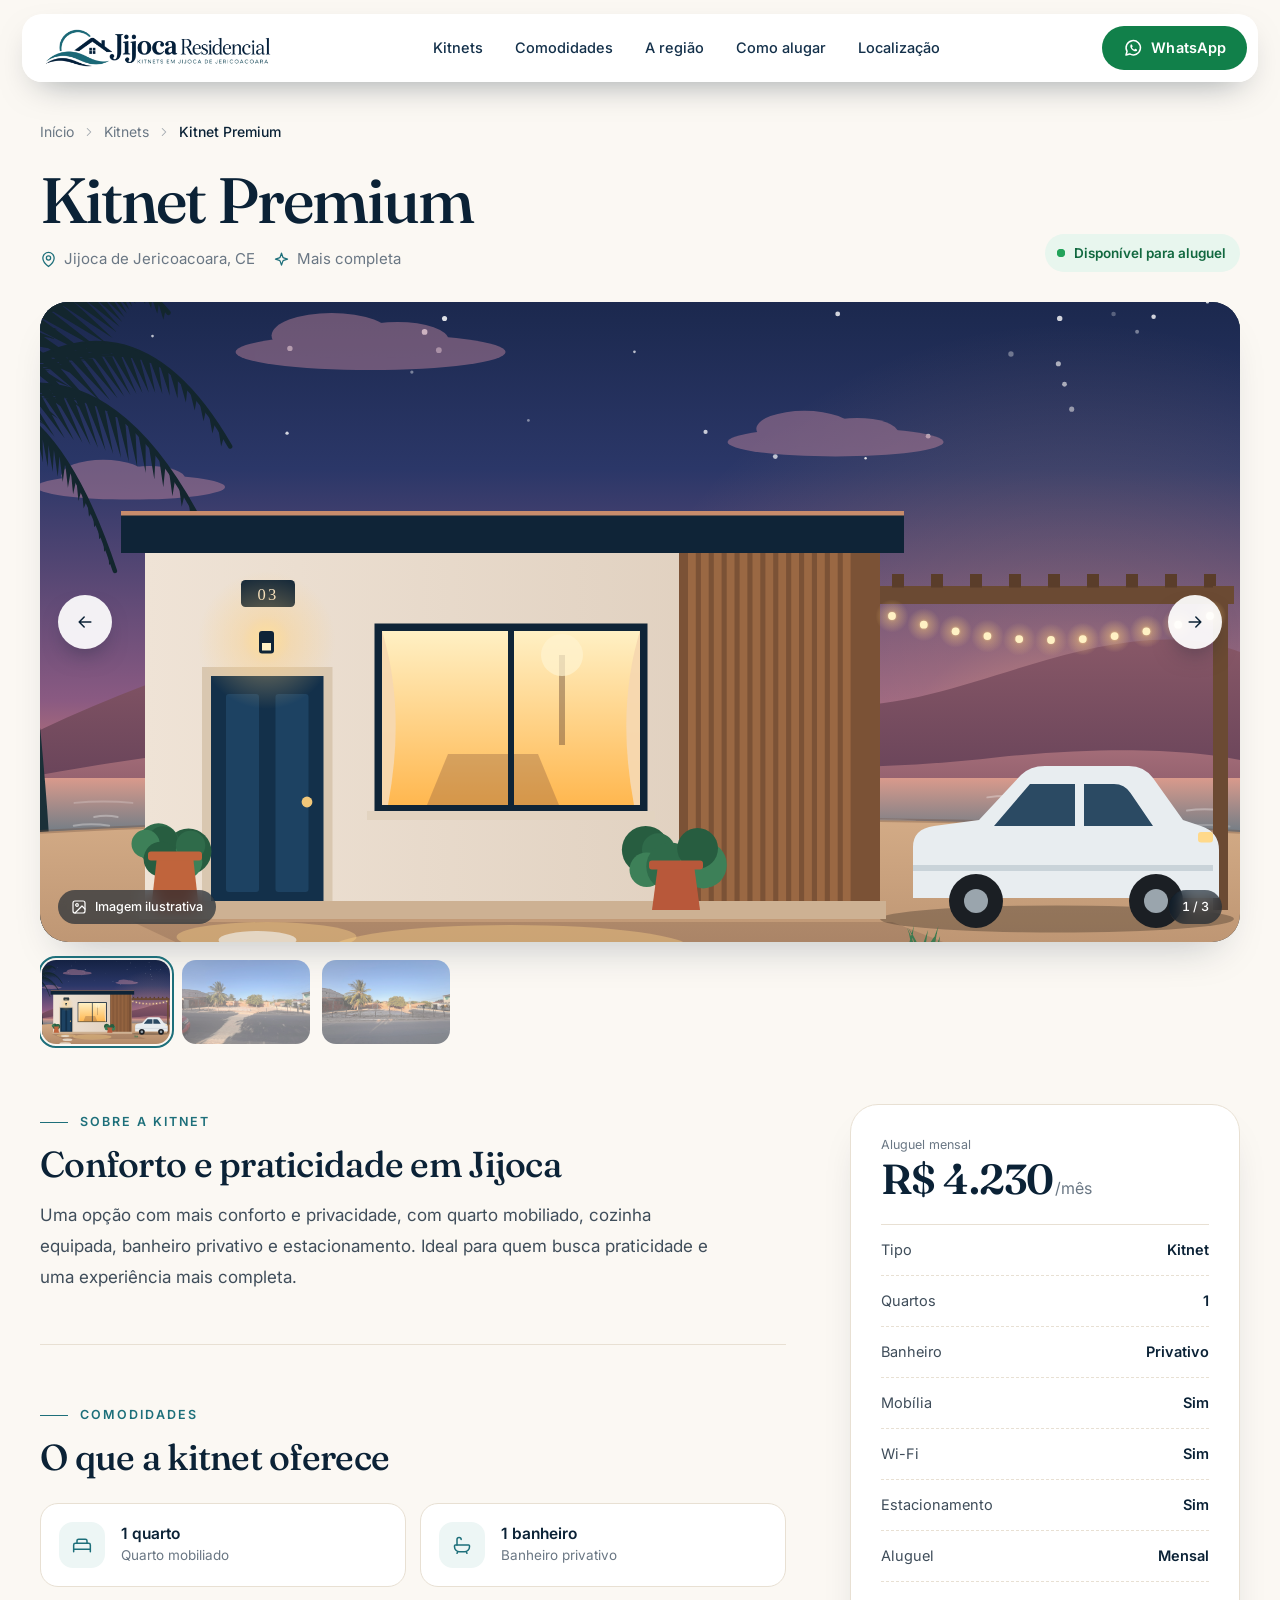
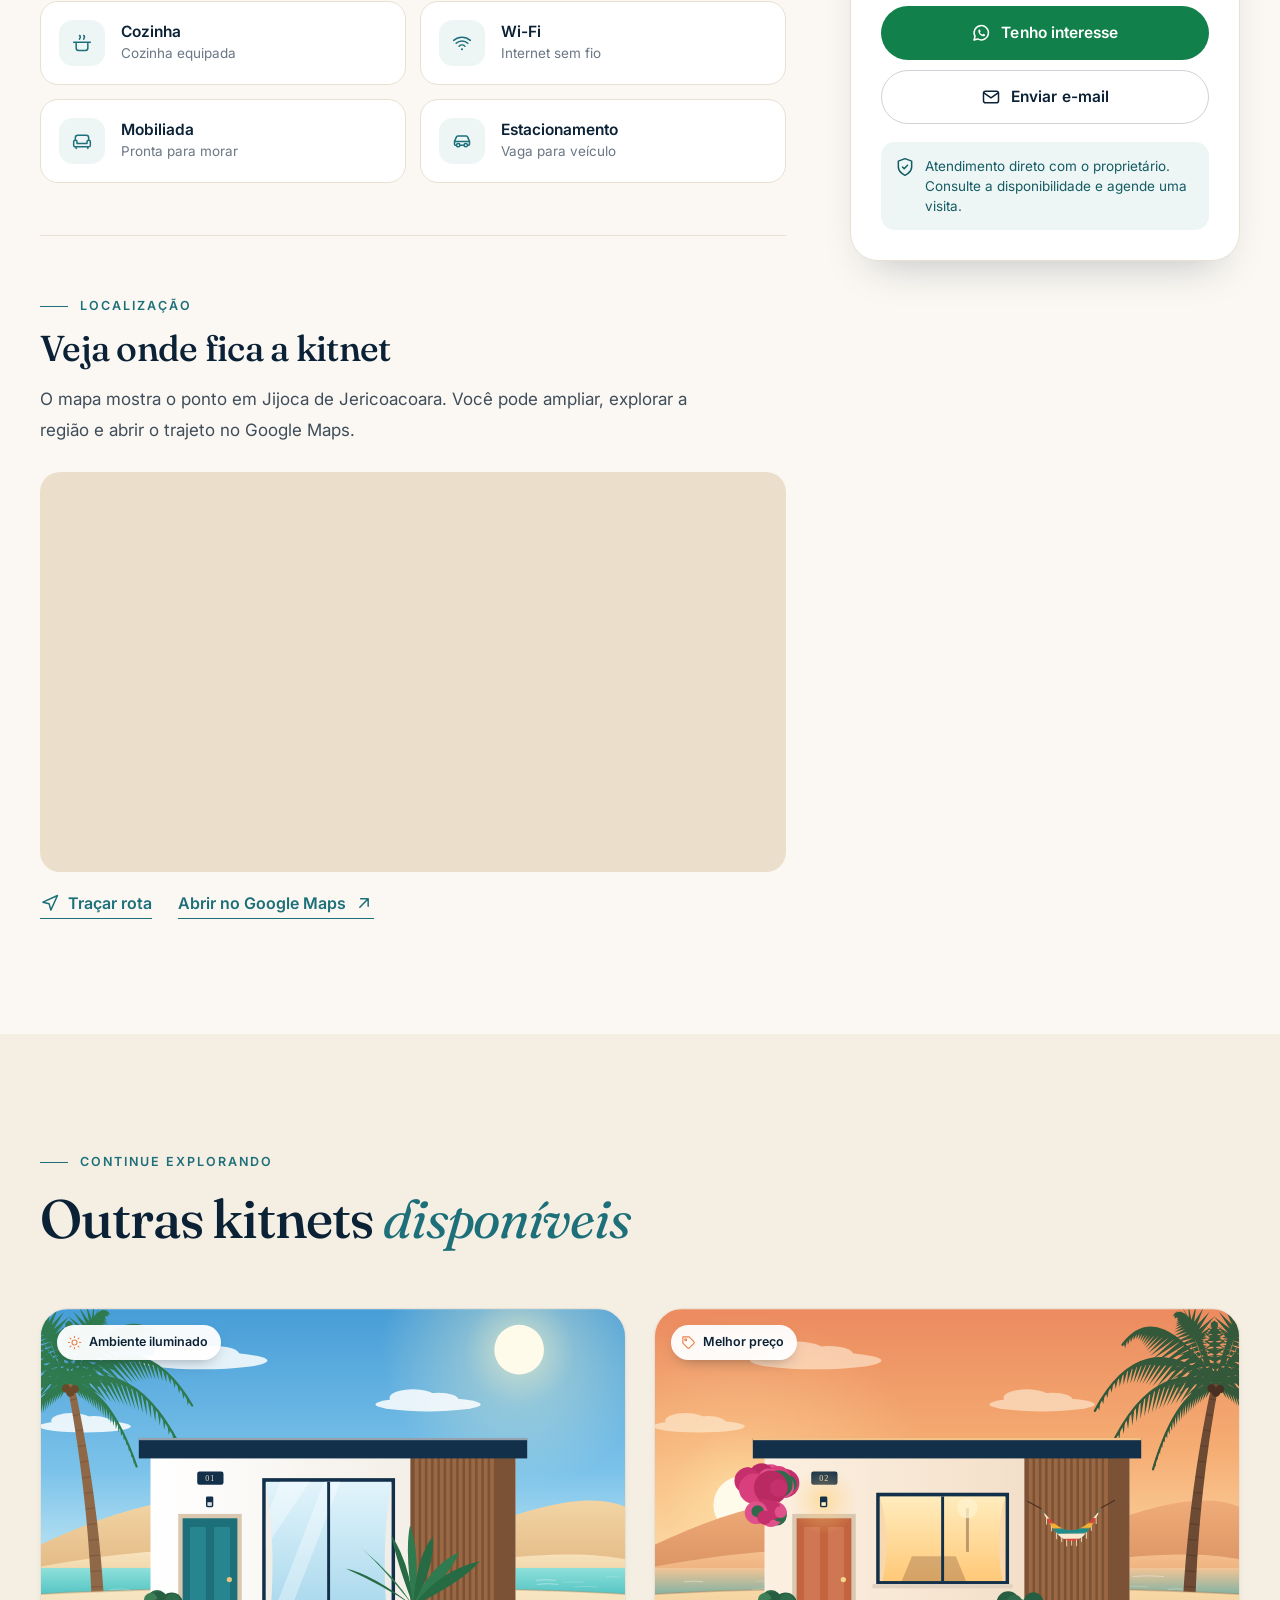
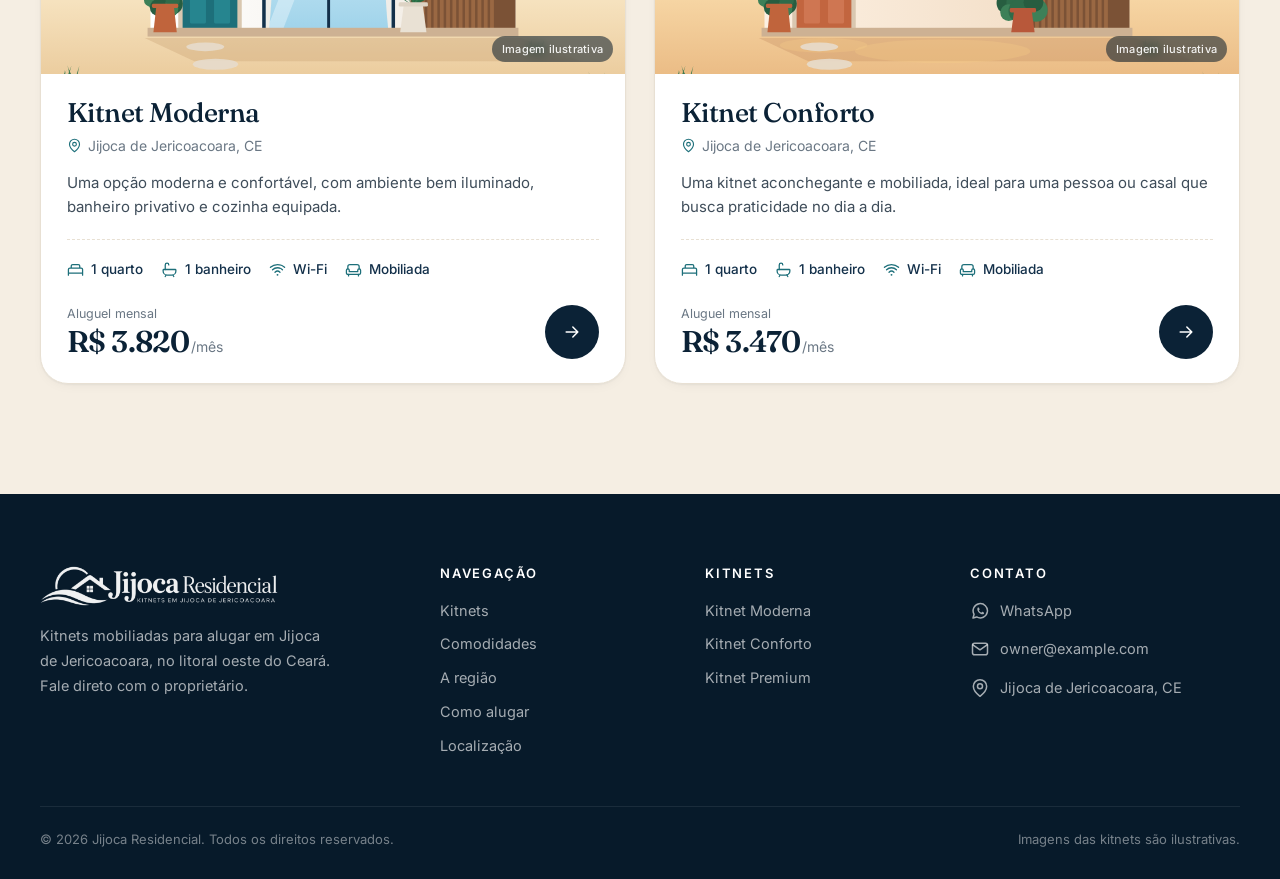
<file: kitnet3.html>
<!DOCTYPE html>
<html lang="pt-BR">
<head>
    <meta charset="UTF-8">
    <meta name="viewport" content="width=device-width, initial-scale=1.0">
    <title>Kitnet Premium para alugar em Jijoca de Jericoacoara | Jijoca Residencial</title>
    <meta name="description" content="Kitnet Premium para aluguel em Jijoca de Jericoacoara, Ceará, por R$ 4.230/mês. Mais conforto e privacidade, com quarto mobiliado, cozinha equipada, banheiro privativo e estacionamento.">
    <meta name="theme-color" content="#0b2236">
    <meta property="og:type" content="website">
    <meta property="og:locale" content="pt_BR">
    <meta property="og:site_name" content="Jijoca Residencial">
    <meta property="og:title" content="Kitnet Premium para alugar em Jijoca de Jericoacoara | Jijoca Residencial">
    <meta property="og:description" content="Kitnet Premium para aluguel em Jijoca de Jericoacoara, Ceará, por R$ 4.230/mês. Mais conforto e privacidade, com quarto mobiliado, cozinha equipada, banheiro privativo e estacionamento.">
    <meta property="og:image" content="images/jericoacoara-por-do-sol.jpg">
    <link rel="icon" href="images/favicon.svg" type="image/svg+xml">

    <link rel="preconnect" href="https://fonts.googleapis.com">
    <link rel="preconnect" href="https://fonts.gstatic.com" crossorigin>
    <link rel="stylesheet" href="https://fonts.googleapis.com/css2?family=Fraunces:ital,opsz,wght@0,9..144,400..700;1,9..144,400..700&family=Inter:wght@400;500;600;700&display=swap">
    <link rel="stylesheet" href="assets/css/style.css">
    <script>document.documentElement.classList.add('js');</script>
</head>
<body class="has-mobile-bar">
<svg width="0" height="0" style="position:absolute" aria-hidden="true">
    <defs>
        <symbol id="i-arrow-right" viewBox="0 0 24 24"><path d="M5 12h14M13 6l6 6-6 6"/></symbol>
        <symbol id="i-arrow-left" viewBox="0 0 24 24"><path d="M19 12H5M11 6l-6 6 6 6"/></symbol>
        <symbol id="i-arrow-up-right" viewBox="0 0 24 24"><path d="M7 17 17 7M8 7h9v9"/></symbol>
        <symbol id="i-chevron-right" viewBox="0 0 24 24"><path d="m9 18 6-6-6-6"/></symbol>
        <symbol id="i-pin" viewBox="0 0 24 24"><path d="M20 10c0 6-8 12-8 12S4 16 4 10a8 8 0 0 1 16 0Z"/><circle cx="12" cy="10" r="3"/></symbol>
        <symbol id="i-bed" viewBox="0 0 24 24"><path d="M2 20v-8a2 2 0 0 1 2-2h16a2 2 0 0 1 2 2v8M2 17h20M6 10V7a2 2 0 0 1 2-2h8a2 2 0 0 1 2 2v3"/></symbol>
        <symbol id="i-bath" viewBox="0 0 24 24"><path d="M4 12h16a1 1 0 0 1 1 1v1a6 6 0 0 1-6 6H9a6 6 0 0 1-6-6v-1a1 1 0 0 1 1-1Z"/><path d="M6 12V5.5A2.5 2.5 0 0 1 8.5 3 2.5 2.5 0 0 1 11 5.5M7 20l-1 2M17 20l1 2"/></symbol>
        <symbol id="i-wifi" viewBox="0 0 24 24"><path d="M2 8.8a15 15 0 0 1 20 0M5 12.4a10 10 0 0 1 14 0M8.5 15.9a5 5 0 0 1 7 0"/><path d="M12 19.5h.01" stroke-width="2.6"/></symbol>
        <symbol id="i-sofa" viewBox="0 0 24 24"><path d="M4 11V8a3 3 0 0 1 3-3h10a3 3 0 0 1 3 3v3"/><path d="M2 13a2 2 0 0 1 4 0v2h12v-2a2 2 0 0 1 4 0v4a2 2 0 0 1-2 2H4a2 2 0 0 1-2-2Z"/><path d="M5 19v2M19 19v2"/></symbol>
        <symbol id="i-kitchen" viewBox="0 0 24 24"><path d="M4 11h16M5 11v7a3 3 0 0 0 3 3h8a3 3 0 0 0 3-3v-7M2 11h2M20 11h2"/><path d="M9 7.5c0-1.2 1-1.6 1-2.8S9 3 9 3M14 7.5c0-1.2 1-1.6 1-2.8S14 3 14 3"/></symbol>
        <symbol id="i-car" viewBox="0 0 24 24"><path d="M5 17H4a1 1 0 0 1-1-1v-3.5L5.2 7.4A2 2 0 0 1 7 6h10a2 2 0 0 1 1.8 1.4L21 12.5V16a1 1 0 0 1-1 1h-1M3.5 12.5h17M9.5 17h5"/><circle cx="7.5" cy="17" r="2"/><circle cx="16.5" cy="17" r="2"/></symbol>
        <symbol id="i-whatsapp" viewBox="0 0 24 24"><path d="M3.6 20.4 4.9 16A8.6 8.6 0 1 1 8 19.1Z"/><path d="M9.1 8.3c.2-.4.4-.5.7-.5h.5c.2 0 .4.1.5.4l.7 1.6c.1.2 0 .4-.1.6l-.5.6c-.1.2-.2.4-.1.6.5.9 1.4 1.8 2.4 2.3.2.1.4.1.6-.1l.6-.7c.2-.2.4-.2.6-.1l1.6.8c.2.1.3.3.3.5v.4c0 .4-.2.8-.6 1-.5.3-1.3.5-2.3.2-1.9-.6-3.9-2.4-4.8-4.3-.5-1-.5-1.9-.3-2.6Z" fill="currentColor" stroke="none"/></symbol>
        <symbol id="i-mail" viewBox="0 0 24 24"><rect x="3" y="5" width="18" height="14" rx="2.5"/><path d="m3.5 7 8.5 6 8.5-6"/></symbol>
        <symbol id="i-check" viewBox="0 0 24 24"><path d="M20 6 9 17l-5-5"/></symbol>
        <symbol id="i-key" viewBox="0 0 24 24"><circle cx="7.5" cy="15.5" r="4.5"/><path d="m10.7 12.3 9.8-9.8M16 7l3 3M18.5 4.5l2 2"/></symbol>
        <symbol id="i-calendar" viewBox="0 0 24 24"><rect x="3" y="4.5" width="18" height="17" rx="2.5"/><path d="M16 2.5v4M8 2.5v4M3 10h18"/></symbol>
        <symbol id="i-chat" viewBox="0 0 24 24"><path d="M21 14.5a2.5 2.5 0 0 1-2.5 2.5H8l-5 4V5.5A2.5 2.5 0 0 1 5.5 3h13A2.5 2.5 0 0 1 21 5.5Z"/><path d="M8 9h8M8 12.5h5"/></symbol>
        <symbol id="i-search" viewBox="0 0 24 24"><circle cx="11" cy="11" r="7"/><path d="m20 20-3.8-3.8"/></symbol>
        <symbol id="i-sun" viewBox="0 0 24 24"><circle cx="12" cy="12" r="4"/><path d="M12 2v2M12 20v2M4.9 4.9l1.4 1.4M17.7 17.7l1.4 1.4M2 12h2M20 12h2M4.9 19.1l1.4-1.4M17.7 6.3l1.4-1.4"/></symbol>
        <symbol id="i-waves" viewBox="0 0 24 24"><path d="M2 7c2 0 2-2 4-2s2 2 4 2 2-2 4-2 2 2 4 2 2-2 4-2M2 13c2 0 2-2 4-2s2 2 4 2 2-2 4-2 2 2 4 2 2-2 4-2M2 19c2 0 2-2 4-2s2 2 4 2 2-2 4-2 2 2 4 2 2-2 4-2"/></symbol>
        <symbol id="i-wind" viewBox="0 0 24 24"><path d="M3 8h10.5a3 3 0 1 0-3-3M3 12h15.5a3 3 0 1 1-3 3M3 16h7"/></symbol>
        <symbol id="i-palm" viewBox="0 0 24 24"><path d="M13 22c-.3-4.5.2-8.6 1.6-12"/><path d="M14.6 10C13.4 6.8 9.8 5.4 6 6.4c2.6.2 5 1.6 6.3 3.6M14.6 10c.8-3.3 4.4-5 7.9-4-2.4.2-4.7 1.4-6 3.4M14.6 10c-3.2-.9-7 .4-8.8 3.5 2.1-1.2 4.6-1.6 6.8-1.1M14.6 10c2.9 0 6 2 7 5.2-1.7-1.5-4-2.4-6.2-2.5"/></symbol>
        <symbol id="i-home" viewBox="0 0 24 24"><path d="M3 10.5 12 3l9 7.5V20a1 1 0 0 1-1 1h-5v-6H9v6H4a1 1 0 0 1-1-1Z"/></symbol>
        <symbol id="i-user" viewBox="0 0 24 24"><circle cx="9" cy="8" r="4"/><path d="M2 21a7 7 0 0 1 14 0M16 11l2 2 4-4"/></symbol>
        <symbol id="i-route" viewBox="0 0 24 24"><path d="M3.5 11 21 3l-8 17.5-2-7.5Z"/></symbol>
        <symbol id="i-sparkle" viewBox="0 0 24 24"><path d="M12 3l1.8 5.4c.2.6.7 1.1 1.3 1.3L20.5 11.5l-5.4 1.8c-.6.2-1.1.7-1.3 1.3L12 20l-1.8-5.4c-.2-.6-.7-1.1-1.3-1.3L3.5 11.5l5.4-1.8c.6-.2 1.1-.7 1.3-1.3Z"/></symbol>
        <symbol id="i-tag" viewBox="0 0 24 24"><path d="M20.6 13.4 13.4 20.6a2 2 0 0 1-2.8 0L3 13V3h10l7.6 7.6a2 2 0 0 1 0 2.8Z"/><circle cx="7.5" cy="7.5" r="1.5"/></symbol>
        <symbol id="i-shield" viewBox="0 0 24 24"><path d="M12 22s8-3.5 8-10V5l-8-3-8 3v7c0 6.5 8 10 8 10Z"/><path d="m9 12 2 2 4-4"/></symbol>
        <symbol id="i-image" viewBox="0 0 24 24"><rect x="3" y="3" width="18" height="18" rx="3"/><circle cx="9" cy="9" r="2"/><path d="m21 15-4.5-4.5L6 21"/></symbol>
        <symbol id="i-camera" viewBox="0 0 24 24"><path d="M14.5 4h-5L7.5 7H5a2 2 0 0 0-2 2v9a2 2 0 0 0 2 2h14a2 2 0 0 0 2-2V9a2 2 0 0 0-2-2h-2.5Z"/><circle cx="12" cy="13" r="3.5"/></symbol>
        <symbol id="i-grid" viewBox="0 0 24 24"><rect x="3" y="3" width="7" height="7" rx="1.5"/><rect x="14" y="3" width="7" height="7" rx="1.5"/><rect x="3" y="14" width="7" height="7" rx="1.5"/><rect x="14" y="14" width="7" height="7" rx="1.5"/></symbol>
    </defs>
</svg>
<a class="skip-link" href="#conteudo">Pular para o conteúdo</a>

<header class="site-header">
    <div class="header-bar">
        <a class="brand" href="index.html" aria-label="Jijoca Residencial — página inicial">
            <img src="images/logo-jijoca-residencial.webp" alt="Jijoca Residencial — Kitnets em Jijoca de Jericoacoara" width="834" height="140">
        </a>

        <nav class="nav" aria-label="Principal">
            <a href="index.html#kitnets">Kitnets</a>
            <a href="index.html#comodidades">Comodidades</a>
            <a href="index.html#regiao">A região</a>
            <a href="index.html#como-alugar">Como alugar</a>
            <a href="index.html#localizacao">Localização</a>
        </nav>

        <div class="header-actions">
            <a class="btn btn-wa btn-sm" href="https://wa.me/353833100451?text=Ol%C3%A1!%20Tenho%20interesse%20na%20Kitnet%20Premium." target="_blank" rel="noopener noreferrer" data-magnetic>
                <svg class="icon" aria-hidden="true"><use href="#i-whatsapp"/></svg> WhatsApp
            </a>
            <button class="nav-toggle" type="button" aria-expanded="false" aria-controls="mobile-menu" aria-label="Abrir menu">
                <span></span><span></span><span></span>
            </button>
        </div>
    </div>
</header>

<div class="mobile-menu" id="mobile-menu">
    <nav aria-label="Menu mobile">
        <a href="index.html#kitnets">Kitnets <svg class="icon" aria-hidden="true"><use href="#i-arrow-right"/></svg></a>
        <a href="index.html#comodidades">Comodidades <svg class="icon" aria-hidden="true"><use href="#i-arrow-right"/></svg></a>
        <a href="index.html#regiao">A região <svg class="icon" aria-hidden="true"><use href="#i-arrow-right"/></svg></a>
        <a href="index.html#como-alugar">Como alugar <svg class="icon" aria-hidden="true"><use href="#i-arrow-right"/></svg></a>
        <a href="index.html#localizacao">Localização <svg class="icon" aria-hidden="true"><use href="#i-arrow-right"/></svg></a>
    </nav>
    <a class="btn btn-wa btn-block" href="https://wa.me/353833100451?text=Ol%C3%A1!%20Tenho%20interesse%20na%20Kitnet%20Premium." target="_blank" rel="noopener noreferrer">
        <svg class="icon" aria-hidden="true"><use href="#i-whatsapp"/></svg> Falar no WhatsApp
    </a>
</div>
<div class="menu-backdrop" aria-hidden="true"></div>

<main id="conteudo" class="page-top">
    <div class="container">
        <nav class="breadcrumb" aria-label="Você está em">
            <a href="index.html">Início</a> <svg class="icon" aria-hidden="true"><use href="#i-chevron-right"/></svg>
            <a href="index.html#kitnets">Kitnets</a> <svg class="icon" aria-hidden="true"><use href="#i-chevron-right"/></svg>
            <span aria-current="page">Kitnet Premium</span>
        </nav>

        <div class="detail-head" data-reveal>
            <div>
                <h1>Kitnet Premium</h1>
                <div class="detail-meta">
                    <span><svg class="icon" aria-hidden="true"><use href="#i-pin"/></svg> Jijoca de Jericoacoara, CE</span>
                    <span><svg class="icon" aria-hidden="true"><use href="#i-sparkle"/></svg> Mais completa</span>
                </div>
            </div>
            <span class="status"><span class="pulse-dot"></span> Disponível para aluguel</span>
        </div>

        <div class="gallery" id="galeria" data-gallery tabindex="0" role="region" aria-roledescription="carrossel" aria-label="Imagens da Kitnet Premium" data-reveal="zoom" data-magnetic-area>
            <div class="gallery-track">
                <figure class="gallery-slide" role="group" aria-roledescription="slide" aria-label="1 de 3">
                    <img src="images/kitnet-premium.svg" alt="Ilustração da fachada da Kitnet Premium" width="800" height="600">
                    <figcaption class="gallery-chip"><svg class="icon icon-sm" aria-hidden="true"><use href="#i-image"/></svg> Imagem ilustrativa</figcaption>
                </figure>
                <figure class="gallery-slide" role="group" aria-roledescription="slide" aria-label="2 de 3">
                    <img src="images/modern-studio-1.jpg" alt="Foto do local da Kitnet Premium — área externa, vista 1" width="1600" height="1200" loading="lazy">
                    <figcaption class="gallery-chip"><svg class="icon icon-sm" aria-hidden="true"><use href="#i-camera"/></svg> Foto do local</figcaption>
                </figure>
                <figure class="gallery-slide" role="group" aria-roledescription="slide" aria-label="3 de 3">
                    <img src="images/modern-studio-2.jpg" alt="Foto do local da Kitnet Premium — área externa, vista 2" width="1600" height="1200" loading="lazy">
                    <figcaption class="gallery-chip"><svg class="icon icon-sm" aria-hidden="true"><use href="#i-camera"/></svg> Foto do local</figcaption>
                </figure>
            </div>
            <button class="gallery-arrow prev" type="button" aria-label="Imagem anterior" data-magnetic="0.25"><svg class="icon" aria-hidden="true"><use href="#i-arrow-left"/></svg></button>
            <button class="gallery-arrow next" type="button" aria-label="Próxima imagem" data-magnetic="0.25"><svg class="icon" aria-hidden="true"><use href="#i-arrow-right"/></svg></button>
            <span class="gallery-chip gallery-counter" aria-live="polite">1 / 3</span>
        </div>
        <div class="gallery-thumbs" data-gallery-thumbs="galeria">
            <button type="button" aria-label="Ver imagem 1"><img src="images/kitnet-premium.svg" alt="" loading="lazy"></button>
            <button type="button" aria-label="Ver imagem 2"><img src="images/modern-studio-1.jpg" alt="" loading="lazy"></button>
            <button type="button" aria-label="Ver imagem 3"><img src="images/modern-studio-2.jpg" alt="" loading="lazy"></button>
        </div>

        <div class="detail-grid">
            <div class="detail-main">
                <section class="detail-block" data-reveal aria-labelledby="sobre-title">
                    <span class="kicker">Sobre a kitnet</span>
                    <h2 id="sobre-title">Conforto e praticidade em Jijoca</h2>
                    <p>Uma opção com mais conforto e privacidade, com quarto mobiliado, cozinha equipada, banheiro privativo e estacionamento. Ideal para quem busca praticidade e uma experiência mais completa.</p>
                </section>

                <section class="detail-block" data-reveal aria-labelledby="oferece-title">
                    <span class="kicker">Comodidades</span>
                    <h2 id="oferece-title">O que a kitnet oferece</h2>
                    <ul class="amenity-list">
                        <li><span class="fact-icon"><svg class="icon" aria-hidden="true"><use href="#i-bed"/></svg></span><div><strong>1 quarto</strong><small>Quarto mobiliado</small></div></li>
                        <li><span class="fact-icon"><svg class="icon" aria-hidden="true"><use href="#i-bath"/></svg></span><div><strong>1 banheiro</strong><small>Banheiro privativo</small></div></li>
                        <li><span class="fact-icon"><svg class="icon" aria-hidden="true"><use href="#i-kitchen"/></svg></span><div><strong>Cozinha</strong><small>Cozinha equipada</small></div></li>
                        <li><span class="fact-icon"><svg class="icon" aria-hidden="true"><use href="#i-wifi"/></svg></span><div><strong>Wi-Fi</strong><small>Internet sem fio</small></div></li>
                        <li><span class="fact-icon"><svg class="icon" aria-hidden="true"><use href="#i-sofa"/></svg></span><div><strong>Mobiliada</strong><small>Pronta para morar</small></div></li>
                        <li><span class="fact-icon"><svg class="icon" aria-hidden="true"><use href="#i-car"/></svg></span><div><strong>Estacionamento</strong><small>Vaga para veículo</small></div></li>
                    </ul>
                </section>

                <section class="detail-block" data-reveal aria-labelledby="local-title">
                    <span class="kicker">Localização</span>
                    <h2 id="local-title">Veja onde fica a kitnet</h2>
                    <p>O mapa mostra o ponto em Jijoca de Jericoacoara. Você pode ampliar, explorar a região e abrir o trajeto no Google Maps.</p>
                    <div class="detail-map">
                        <iframe src="https://www.google.com/maps?q=-2.9163611,-40.4508333&z=17&output=embed" title="Mapa com a localização da Kitnet Premium em Jijoca de Jericoacoara" loading="lazy" referrerpolicy="no-referrer-when-downgrade" allowfullscreen></iframe>
                    </div>
                    <div class="map-actions">
                        <a class="text-link" href="https://www.google.com/maps/dir/?api=1&amp;destination=-2.9163611,-40.4508333" target="_blank" rel="noopener noreferrer"><svg class="icon" aria-hidden="true"><use href="#i-route"/></svg> Traçar rota</a>
                        <a class="text-link" href="https://www.google.com/maps?q=-2.9163611,-40.4508333" target="_blank" rel="noopener noreferrer">Abrir no Google Maps <svg class="icon" aria-hidden="true"><use href="#i-arrow-up-right"/></svg></a>
                    </div>
                </section>
            </div>

            <aside class="booking-card" data-reveal="right" aria-label="Valor e contato">
                <p class="price"><small>Aluguel mensal</small><strong>R$ 4.230</strong><span>/mês</span></p>
                <ul class="booking-facts">
                    <li><span>Tipo</span><span>Kitnet</span></li>
                    <li><span>Quartos</span><span>1</span></li>
                    <li><span>Banheiro</span><span>Privativo</span></li>
                    <li><span>Mobília</span><span>Sim</span></li>
                    <li><span>Wi-Fi</span><span>Sim</span></li>
                    <li><span>Estacionamento</span><span>Sim</span></li>
                    <li><span>Aluguel</span><span>Mensal</span></li>
                </ul>
                <div class="booking-actions">
                    <a class="btn btn-wa btn-block" href="https://wa.me/353833100451?text=Ol%C3%A1!%20Tenho%20interesse%20na%20Kitnet%20Premium." target="_blank" rel="noopener noreferrer" data-magnetic="0.15"><svg class="icon" aria-hidden="true"><use href="#i-whatsapp"/></svg> Tenho interesse</a>
                    <a class="btn btn-outline btn-block" href="mailto:owner@example.com?subject=Interesse%20na%20Kitnet%20Premium" data-magnetic="0.15"><svg class="icon" aria-hidden="true"><use href="#i-mail"/></svg> Enviar e-mail</a>
                </div>
                <p class="booking-note"><svg class="icon" aria-hidden="true"><use href="#i-shield"/></svg> Atendimento direto com o proprietário. Consulte a disponibilidade e agende uma visita.</p>
            </aside>
        </div>
    </div>

    <section class="others" aria-labelledby="outras-title">
        <div class="container">
            <div class="section-head" data-reveal>
                <span class="kicker">Continue explorando</span>
                <h2 class="section-title" id="outras-title">Outras kitnets <em>disponíveis</em></h2>
            </div>
            <div class="listings two">
            <article class="listing" data-reveal style="--d:0s" data-magnetic-area>
                <div class="listing-media">
                    <img src="images/kitnet-moderna.svg" alt="Ilustração da fachada da Kitnet Moderna" loading="lazy" width="800" height="600">
                    <span class="tag"><svg class="icon" aria-hidden="true"><use href="#i-sun"/></svg> Ambiente iluminado</span>
                    <span class="illus-note">Imagem ilustrativa</span>
                </div>
                <div class="listing-body">
                    <h3 class="listing-title"><a href="kitnet1.html">Kitnet Moderna</a></h3>
                    <p class="listing-loc"><svg class="icon" aria-hidden="true"><use href="#i-pin"/></svg> Jijoca de Jericoacoara, CE</p>
                    <p class="listing-desc">Uma opção moderna e confortável, com ambiente bem iluminado, banheiro privativo e cozinha equipada.</p>
                    <ul class="mini-features">
                        <li><svg class="icon" aria-hidden="true"><use href="#i-bed"/></svg> 1 quarto</li>
                        <li><svg class="icon" aria-hidden="true"><use href="#i-bath"/></svg> 1 banheiro</li>
                        <li><svg class="icon" aria-hidden="true"><use href="#i-wifi"/></svg> Wi-Fi</li>
                        <li><svg class="icon" aria-hidden="true"><use href="#i-sofa"/></svg> Mobiliada</li>
                    </ul>
                    <div class="listing-foot">
                        <p class="price"><small>Aluguel mensal</small><strong>R$ 3.820</strong><span>/mês</span></p>
                        <span class="round-btn" data-magnetic="0.2" aria-hidden="true"><svg class="icon" aria-hidden="true"><use href="#i-arrow-right"/></svg></span>
                    </div>
                </div>
            </article>
            <article class="listing" data-reveal style="--d:0.12s" data-magnetic-area>
                <div class="listing-media">
                    <img src="images/kitnet-conforto.svg" alt="Ilustração da fachada da Kitnet Conforto" loading="lazy" width="800" height="600">
                    <span class="tag"><svg class="icon" aria-hidden="true"><use href="#i-tag"/></svg> Melhor preço</span>
                    <span class="illus-note">Imagem ilustrativa</span>
                </div>
                <div class="listing-body">
                    <h3 class="listing-title"><a href="kitnet2.html">Kitnet Conforto</a></h3>
                    <p class="listing-loc"><svg class="icon" aria-hidden="true"><use href="#i-pin"/></svg> Jijoca de Jericoacoara, CE</p>
                    <p class="listing-desc">Uma kitnet aconchegante e mobiliada, ideal para uma pessoa ou casal que busca praticidade no dia a dia.</p>
                    <ul class="mini-features">
                        <li><svg class="icon" aria-hidden="true"><use href="#i-bed"/></svg> 1 quarto</li>
                        <li><svg class="icon" aria-hidden="true"><use href="#i-bath"/></svg> 1 banheiro</li>
                        <li><svg class="icon" aria-hidden="true"><use href="#i-wifi"/></svg> Wi-Fi</li>
                        <li><svg class="icon" aria-hidden="true"><use href="#i-sofa"/></svg> Mobiliada</li>
                    </ul>
                    <div class="listing-foot">
                        <p class="price"><small>Aluguel mensal</small><strong>R$ 3.470</strong><span>/mês</span></p>
                        <span class="round-btn" data-magnetic="0.2" aria-hidden="true"><svg class="icon" aria-hidden="true"><use href="#i-arrow-right"/></svg></span>
                    </div>
                </div>
            </article>
            </div>
        </div>
    </section>
</main>

<footer class="site-footer">
    <div class="container footer-grid">
        <div class="footer-brand">
            <img src="images/logo-jijoca-residencial.webp" alt="Jijoca Residencial" width="834" height="140" loading="lazy">
            <p>Kitnets mobiliadas para alugar em Jijoca de Jericoacoara, no litoral oeste do Ceará. Fale direto com o proprietário.</p>
        </div>
        <div>
            <h3>Navegação</h3>
            <ul>
                <li><a href="index.html#kitnets">Kitnets</a></li>
                <li><a href="index.html#comodidades">Comodidades</a></li>
                <li><a href="index.html#regiao">A região</a></li>
                <li><a href="index.html#como-alugar">Como alugar</a></li>
                <li><a href="index.html#localizacao">Localização</a></li>
            </ul>
        </div>
        <div>
            <h3>Kitnets</h3>
            <ul>
                <li><a href="kitnet1.html">Kitnet Moderna</a></li>
                <li><a href="kitnet2.html">Kitnet Conforto</a></li>
                <li><a href="kitnet3.html">Kitnet Premium</a></li>
            </ul>
        </div>
        <div class="footer-contact">
            <h3>Contato</h3>
            <ul>
                <li><a href="https://wa.me/353833100451?text=Ol%C3%A1!%20Tenho%20interesse%20na%20Kitnet%20Premium." target="_blank" rel="noopener noreferrer"><svg class="icon" aria-hidden="true"><use href="#i-whatsapp"/></svg> WhatsApp</a></li>
                <li><a href="mailto:owner@example.com"><svg class="icon" aria-hidden="true"><use href="#i-mail"/></svg> owner@example.com</a></li>
                <li><a href="https://www.google.com/maps?q=-2.9163611,-40.4508333" target="_blank" rel="noopener noreferrer"><svg class="icon" aria-hidden="true"><use href="#i-pin"/></svg> Jijoca de Jericoacoara, CE</a></li>
            </ul>
        </div>
    </div>
    <div class="container footer-bottom">
        <span>© 2026 Jijoca Residencial. Todos os direitos reservados.</span>
        <span>Imagens das kitnets são ilustrativas.</span>
    </div>
</footer>

<a class="wa-fab" href="https://wa.me/353833100451?text=Ol%C3%A1!%20Tenho%20interesse%20na%20Kitnet%20Premium." target="_blank" rel="noopener noreferrer" aria-label="Falar no WhatsApp" data-magnetic="0.25">
    <svg class="icon" aria-hidden="true"><use href="#i-whatsapp"/></svg><span class="label">Fale conosco</span>
</a>

<div class="mobile-bar">
    <p class="price"><small>Aluguel mensal</small><strong>R$ 4.230</strong><span>/mês</span></p>
    <a class="btn btn-wa btn-sm" href="https://wa.me/353833100451?text=Ol%C3%A1!%20Tenho%20interesse%20na%20Kitnet%20Premium." target="_blank" rel="noopener noreferrer"><svg class="icon" aria-hidden="true"><use href="#i-whatsapp"/></svg> Tenho interesse</a>
</div>

<script src="assets/js/main.js" defer></script>
</body>
</html>
</file>
<file: assets/css/style.css>
/* =========================================================
   Jijoca Residencial — estilos compartilhados
   ========================================================= */

:root {
    --navy-950: #071a2a;
    --navy-900: #0b2236;
    --navy-800: #13304a;
    --navy-700: #1c4260;
    --teal-700: #155b64;
    --teal-600: #1d6f7a;
    --teal-500: #23858f;
    --teal-100: #d5ebea;
    --teal-50: #edf6f5;
    --sand-50: #fbf8f3;
    --sand-100: #f5eee3;
    --sand-200: #ebdfcc;
    --sun-500: #e9824a;
    --sun-300: #ffc98a;
    --ink: #13212e;
    --text: #3f4d5a;
    --muted: #6a7784;
    --line: #e8e0d3;
    --wa: #11804a;
    --wa-dark: #0d6a3d;

    --radius-sm: 12px;
    --radius: 20px;
    --radius-lg: 28px;
    --shadow-sm: 0 1px 2px rgba(11, 34, 54, .05), 0 4px 14px -6px rgba(11, 34, 54, .08);
    --shadow: 0 22px 44px -22px rgba(11, 34, 54, .28);
    --shadow-lg: 0 40px 80px -34px rgba(11, 34, 54, .4);
    --ease: cubic-bezier(.2, .7, .2, 1);
    --ease-out: cubic-bezier(.16, 1, .3, 1);
    --font-sans: "Inter", system-ui, -apple-system, "Segoe UI", Roboto, Arial, sans-serif;
    --font-serif: "Fraunces", Georgia, "Times New Roman", serif;
    --header-h: 68px;
    --container: 1200px;
}

*, *::before, *::after { box-sizing: border-box; }
* { margin: 0; padding: 0; }

html {
    scroll-behavior: smooth;
    scroll-padding-top: 104px;
    -webkit-text-size-adjust: 100%;
}

body {
    font-family: var(--font-sans);
    font-size: 16px;
    line-height: 1.65;
    color: var(--text);
    background: var(--sand-50);
    -webkit-font-smoothing: antialiased;
    text-rendering: optimizeLegibility;
    overflow-x: hidden;
}

img, svg { display: block; max-width: 100%; }
a { color: inherit; }
button { font: inherit; color: inherit; background: none; border: 0; cursor: pointer; }
ul, ol { list-style: none; }

:focus-visible {
    outline: 3px solid var(--sun-500);
    outline-offset: 3px;
    border-radius: 6px;
}

.sr-only {
    position: absolute; width: 1px; height: 1px; padding: 0; margin: -1px;
    overflow: hidden; clip: rect(0, 0, 0, 0); white-space: nowrap; border: 0;
}

.skip-link {
    position: fixed; left: 16px; top: -60px; z-index: 300;
    background: var(--navy-900); color: #fff; padding: 10px 16px; border-radius: 10px;
    text-decoration: none; font-weight: 600; transition: top .2s ease;
}
.skip-link:focus-visible { top: 16px; }

.container {
    width: min(100% - 40px, var(--container));
    margin-inline: auto;
}

.icon { width: 20px; height: 20px; flex: none; fill: none; stroke: currentColor; stroke-width: 1.8; stroke-linecap: round; stroke-linejoin: round; }
.icon-sm { width: 16px; height: 16px; }
.icon-lg { width: 26px; height: 26px; }

/* ---------- Typography ---------- */
h1, h2, h3, .serif {
    font-family: var(--font-serif);
    font-optical-sizing: auto;
    color: var(--navy-900);
    font-weight: 500;
    letter-spacing: -.02em;
    line-height: 1.1;
}

h1 em, h2 em { font-style: italic; font-weight: 400; }

.kicker {
    display: inline-flex;
    align-items: center;
    gap: 12px;
    font-size: 12.5px;
    font-weight: 600;
    letter-spacing: .16em;
    text-transform: uppercase;
    color: var(--teal-600);
}
.kicker::before { content: ""; width: 28px; height: 1.5px; background: currentColor; }
.kicker.light { color: var(--sun-300); }

.section { padding: clamp(80px, 10vw, 132px) 0; }
.section-head { max-width: 680px; margin-bottom: clamp(40px, 5vw, 60px); }
.section-head.center { text-align: center; margin-inline: auto; }
.section-head.center .kicker::after { content: ""; width: 28px; height: 1.5px; background: currentColor; }
.section-title {
    margin-top: 16px;
    font-size: clamp(34px, 4.4vw, 54px);
    text-wrap: balance;
}
.section-title em { color: var(--teal-600); }
.section-lead { margin-top: 18px; font-size: 17.5px; color: var(--text); text-wrap: pretty; }

/* ---------- Buttons ---------- */
.btn {
    --mx: 0px; --my: 0px; --lift: 0px; --press: 1;
    --bg: var(--navy-900); --fg: #fff; --bd: transparent;
    position: relative;
    display: inline-flex;
    align-items: center;
    justify-content: center;
    gap: 10px;
    min-height: 54px;
    padding: 0 28px;
    border-radius: 999px;
    border: 1px solid var(--bd);
    background: var(--bg);
    color: var(--fg);
    font-family: var(--font-sans);
    font-size: 15.5px;
    font-weight: 600;
    line-height: 1;
    letter-spacing: .005em;
    text-decoration: none;
    white-space: nowrap;
    overflow: hidden;
    isolation: isolate;
    cursor: pointer;
    -webkit-tap-highlight-color: transparent;
    transform: translate3d(var(--mx), calc(var(--my) + var(--lift)), 0) scale(var(--press));
    transition:
        transform .45s var(--ease-out),
        box-shadow .35s var(--ease-out),
        background-color .25s ease,
        border-color .25s ease,
        color .25s ease;
}
.btn::before {
    content: "";
    position: absolute;
    inset: 0;
    z-index: -1;
    background: linear-gradient(110deg, transparent 25%, rgba(255, 255, 255, .38) 50%, transparent 75%);
    transform: translateX(-130%);
    transition: transform .9s var(--ease);
}
.btn:hover { --lift: -3px; box-shadow: 0 16px 30px -14px rgba(7, 26, 42, .55); }
.btn:hover::before { transform: translateX(130%); }
.btn:active { --press: .96; transition-duration: .12s; }
.btn .icon { transition: transform .45s var(--ease-out); }
.btn:hover .icon-arrow { transform: translateX(5px); }

.btn-light { --bg: #fff; --fg: var(--navy-900); }
.btn-light:hover { --bg: var(--sand-100); }
.btn-dark { --bg: var(--navy-900); --fg: #fff; }
.btn-dark:hover { --bg: var(--navy-800); }
.btn-teal { --bg: var(--teal-600); --fg: #fff; }
.btn-teal:hover { --bg: var(--teal-700); }
.btn-wa { --bg: var(--wa); --fg: #fff; }
.btn-wa:hover { --bg: var(--wa-dark); box-shadow: 0 16px 30px -14px rgba(13, 106, 61, .7); }
.btn-glass {
    --bg: rgba(255, 255, 255, .1); --fg: #fff; --bd: rgba(255, 255, 255, .32);
    -webkit-backdrop-filter: blur(10px);
    backdrop-filter: blur(10px);
}
.btn-glass:hover { --bg: rgba(255, 255, 255, .2); --bd: rgba(255, 255, 255, .55); }
.btn-outline { --bg: transparent; --fg: var(--navy-900); --bd: rgba(11, 34, 54, .2); }
.btn-outline:hover { --bg: var(--navy-900); --fg: #fff; --bd: var(--navy-900); }
.btn-outline::before { background: linear-gradient(110deg, transparent 25%, rgba(255, 255, 255, .18) 50%, transparent 75%); }
.btn-sm { min-height: 44px; padding: 0 20px; font-size: 14.5px; gap: 8px; }
.btn-block { width: 100%; }

.ripple {
    position: absolute;
    z-index: -1;
    border-radius: 50%;
    background: currentColor;
    opacity: .22;
    transform: scale(0);
    pointer-events: none;
    animation: ripple .7s var(--ease) forwards;
}
@keyframes ripple { to { transform: scale(1); opacity: 0; } }

.text-link {
    display: inline-flex;
    align-items: center;
    gap: 8px;
    font-weight: 600;
    color: var(--teal-600);
    text-decoration: none;
    background: linear-gradient(currentColor, currentColor) 0 100% / 100% 1.5px no-repeat;
    padding-bottom: 3px;
    transition: background-size .35s var(--ease), color .2s ease;
}
.text-link:hover { color: var(--teal-700); background-size: 0 1.5px; background-position: 100% 100%; }
.text-link:hover .icon { transform: translateX(4px); }
.text-link .icon { transition: transform .35s var(--ease-out); }

/* ---------- Header ---------- */
.site-header {
    position: fixed;
    top: 14px;
    left: 0;
    right: 0;
    z-index: 100;
    pointer-events: none;
}

.header-bar {
    pointer-events: auto;
    width: min(100% - 28px, calc(var(--container) + 36px));
    margin-inline: auto;
    height: var(--header-h);
    display: flex;
    align-items: center;
    justify-content: space-between;
    gap: 20px;
    padding: 0 10px 0 22px;
    background: rgba(255, 255, 255, .98);
    -webkit-backdrop-filter: saturate(1.5) blur(18px);
    backdrop-filter: saturate(1.5) blur(18px);
    border: 1px solid rgba(255, 255, 255, .75);
    border-radius: 20px;
    box-shadow: 0 14px 36px -18px rgba(7, 26, 42, .5);
    transition: box-shadow .35s ease, background-color .35s ease, transform .35s var(--ease-out);
}
.site-header.is-scrolled .header-bar {
    background: rgba(255, 255, 255, .98);
    box-shadow: 0 14px 34px -16px rgba(7, 26, 42, .32);
}

.brand { display: inline-flex; align-items: center; flex: none; text-decoration: none; }
.brand img { height: 38px; width: auto; }

.nav { display: flex; align-items: center; gap: 4px; }
.nav a {
    position: relative;
    padding: 10px 14px;
    border-radius: 999px;
    font-size: 14.5px;
    font-weight: 500;
    color: var(--navy-800);
    text-decoration: none;
    transition: color .2s ease, background-color .2s ease;
}
.nav a:hover { background: var(--teal-50); color: var(--teal-700); }
.nav a.is-active { color: var(--teal-700); }
.nav a.is-active::after {
    content: "";
    position: absolute;
    left: 50%;
    bottom: 4px;
    width: 5px;
    height: 5px;
    margin-left: -2.5px;
    border-radius: 50%;
    background: var(--teal-600);
}

.header-actions { display: flex; align-items: center; gap: 8px; }

.nav-toggle {
    display: none;
    width: 46px;
    height: 46px;
    border-radius: 14px;
    background: var(--navy-900);
    position: relative;
    transition: background-color .2s ease;
}
.nav-toggle span {
    position: absolute;
    left: 14px;
    width: 18px;
    height: 2px;
    border-radius: 2px;
    background: #fff;
    transition: transform .4s var(--ease-out), opacity .2s ease, top .4s var(--ease-out);
}
.nav-toggle span:nth-child(1) { top: 17px; }
.nav-toggle span:nth-child(2) { top: 22px; }
.nav-toggle span:nth-child(3) { top: 27px; }
.menu-open .nav-toggle span:nth-child(1) { top: 22px; transform: rotate(45deg); }
.menu-open .nav-toggle span:nth-child(2) { opacity: 0; transform: scaleX(.2); }
.menu-open .nav-toggle span:nth-child(3) { top: 22px; transform: rotate(-45deg); }

.mobile-menu {
    position: fixed;
    top: calc(var(--header-h) + 26px);
    left: 14px;
    right: 14px;
    z-index: 99;
    padding: 14px;
    background: #fff;
    border-radius: 24px;
    box-shadow: var(--shadow-lg);
    opacity: 0;
    visibility: hidden;
    transform: translateY(-12px) scale(.98);
    transform-origin: top center;
    transition: opacity .3s ease, transform .45s var(--ease-out), visibility 0s linear .45s;
}
.menu-open .mobile-menu {
    opacity: 1;
    visibility: visible;
    transform: none;
    transition: opacity .3s ease, transform .45s var(--ease-out), visibility 0s;
}
.mobile-menu nav { display: grid; }
.mobile-menu nav a {
    display: flex;
    align-items: center;
    justify-content: space-between;
    padding: 14px 12px;
    font-family: var(--font-serif);
    font-size: 22px;
    color: var(--navy-900);
    text-decoration: none;
    border-bottom: 1px solid var(--line);
    opacity: 0;
    transform: translateY(8px);
    transition: opacity .35s ease, transform .5s var(--ease-out), color .2s ease;
}
.mobile-menu nav a .icon { color: var(--teal-600); }
.menu-open .mobile-menu nav a { opacity: 1; transform: none; }
.menu-open .mobile-menu nav a:nth-child(2) { transition-delay: .04s; }
.menu-open .mobile-menu nav a:nth-child(3) { transition-delay: .08s; }
.menu-open .mobile-menu nav a:nth-child(4) { transition-delay: .12s; }
.menu-open .mobile-menu nav a:nth-child(5) { transition-delay: .16s; }
.mobile-menu .btn { margin-top: 14px; }

.menu-backdrop {
    position: fixed;
    inset: 0;
    z-index: 98;
    background: rgba(7, 26, 42, .45);
    -webkit-backdrop-filter: blur(3px);
    backdrop-filter: blur(3px);
    opacity: 0;
    visibility: hidden;
    transition: opacity .3s ease, visibility 0s linear .3s;
}
.menu-open .menu-backdrop { opacity: 1; visibility: visible; transition: opacity .3s ease; }

/* ---------- Hero ---------- */
.hero {
    --art-w: max(100vw, 900px);
    position: relative;
    isolation: isolate;
    overflow: hidden;
    min-height: max(700px, 100svh);
    display: flex;
    flex-direction: column;
    background: #0b2236;
    color: #fff;
    padding-bottom: calc(var(--art-w) * .205 + 70px);
}

@supports (height: 1svh) {
    .hero { --art-w: max(100vw, 900px, 110svh); }
}

.hero-art {
    position: absolute;
    left: 50%;
    bottom: 0;
    z-index: -2;
    width: var(--art-w);
    transform: translate3d(-50%, var(--parallax, 0px), 0);
    will-change: transform;
}
.hero-art img { width: 100%; height: auto; }

.hero::after {
    content: "";
    position: absolute;
    inset: 0 0 auto;
    height: 70%;
    z-index: -1;
    background: radial-gradient(ellipse 60% 70% at 50% 30%, rgba(7, 26, 42, .45), transparent 70%);
    pointer-events: none;
}

.hero-content {
    max-width: 900px;
    margin: auto;
    padding: calc(var(--header-h) + 84px) 20px 0;
    text-align: center;
}

.hero-badge {
    display: inline-flex;
    align-items: center;
    gap: 10px;
    padding: 8px 16px 8px 12px;
    border-radius: 999px;
    background: rgba(255, 255, 255, .1);
    border: 1px solid rgba(255, 255, 255, .2);
    -webkit-backdrop-filter: blur(10px);
    backdrop-filter: blur(10px);
    font-size: 13.5px;
    font-weight: 500;
    color: rgba(255, 255, 255, .92);
}

.pulse-dot {
    position: relative;
    width: 9px;
    height: 9px;
    border-radius: 50%;
    background: #4ade80;
    flex: none;
}
.pulse-dot::after {
    content: "";
    position: absolute;
    inset: 0;
    border-radius: inherit;
    background: inherit;
    animation: pulse 2s ease-out infinite;
}
@keyframes pulse { from { transform: scale(1); opacity: .7; } to { transform: scale(3.2); opacity: 0; } }

.hero h1 {
    margin-top: 26px;
    font-size: clamp(44px, 7vw, 88px);
    line-height: 1;
    letter-spacing: -.03em;
    color: #fff;
    text-wrap: balance;
    text-shadow: 0 4px 30px rgba(7, 26, 42, .35);
}
.hero h1 em {
    color: var(--sun-300);
    background: linear-gradient(90deg, #ffd9a0, #ffb27a 60%, #ffcf8f);
    -webkit-background-clip: text;
    background-clip: text;
    -webkit-text-fill-color: transparent;
    padding-right: .06em;
    text-shadow: none;
}

.hero-lead {
    max-width: 640px;
    margin: 24px auto 0;
    font-size: clamp(16.5px, 1.5vw, 19px);
    line-height: 1.7;
    color: rgba(255, 255, 255, .84);
    text-shadow: 0 2px 16px rgba(7, 26, 42, .5);
    text-wrap: pretty;
}

.hero-actions {
    display: flex;
    flex-wrap: wrap;
    justify-content: center;
    gap: 12px;
    margin-top: 36px;
}

/* Entrance animation for hero content */
.js .hero-content > * { opacity: 0; transform: translateY(22px); animation: rise 1s var(--ease-out) forwards; }
.js .hero-content > :nth-child(2) { animation-delay: .1s; }
.js .hero-content > :nth-child(3) { animation-delay: .2s; }
.js .hero-content > :nth-child(4) { animation-delay: .3s; }
@keyframes rise { to { opacity: 1; transform: none; } }

/* ---------- Facts strip ---------- */
.facts { position: relative; z-index: 3; margin-top: -72px; }
.facts-card {
    display: grid;
    grid-template-columns: repeat(4, 1fr);
    background: #fff;
    border-radius: 24px;
    box-shadow: var(--shadow-lg);
    border: 1px solid rgba(232, 224, 211, .8);
    padding: 8px;
}
.fact {
    display: flex;
    align-items: center;
    gap: 14px;
    padding: 20px 22px;
}
.fact + .fact { border-left: 1px solid var(--line); }
.fact-icon {
    display: grid;
    place-items: center;
    width: 48px;
    height: 48px;
    border-radius: 14px;
    background: var(--teal-50);
    color: var(--teal-600);
    flex: none;
}
.fact small { display: block; font-size: 12.5px; color: var(--muted); line-height: 1.3; }
.fact strong { display: block; font-size: 16.5px; font-weight: 600; color: var(--navy-900); line-height: 1.35; }

/* ---------- Listings ---------- */
.listings {
    display: grid;
    grid-template-columns: repeat(3, 1fr);
    gap: 28px;
}
.listings.two { grid-template-columns: repeat(2, 1fr); }

.listing {
    position: relative;
    display: flex;
    flex-direction: column;
    background: #fff;
    border: 1px solid var(--line);
    border-radius: var(--radius-lg);
    overflow: hidden;
    box-shadow: var(--shadow-sm);
    transition: transform .6s var(--ease-out), box-shadow .6s var(--ease-out), border-color .3s ease;
}
.listing:hover {
    transform: translateY(-10px);
    box-shadow: var(--shadow-lg);
    border-color: transparent;
}
.listing:focus-within { outline: 3px solid var(--sun-500); outline-offset: 4px; }
.listing:focus-within :focus-visible { outline: none; }

.listing-media {
    position: relative;
    aspect-ratio: 4 / 3;
    overflow: hidden;
    background: var(--sand-100);
}
.listing-media img {
    width: 100%;
    height: 100%;
    object-fit: cover;
    transition: transform 1.4s var(--ease-out);
}
.listing:hover .listing-media img { transform: scale(1.07); }
.listings.two .listing-media { aspect-ratio: 16 / 10; }

.tag {
    position: absolute;
    top: 16px;
    left: 16px;
    z-index: 2;
    display: inline-flex;
    align-items: center;
    gap: 7px;
    padding: 7px 13px 7px 10px;
    border-radius: 999px;
    background: rgba(255, 255, 255, .95);
    color: var(--navy-900);
    font-size: 12.5px;
    font-weight: 600;
    box-shadow: 0 6px 16px -8px rgba(7, 26, 42, .5);
}
.tag .icon { width: 15px; height: 15px; color: var(--sun-500); }

.illus-note {
    position: absolute;
    right: 12px;
    bottom: 12px;
    z-index: 2;
    padding: 4px 10px;
    border-radius: 999px;
    background: rgba(7, 26, 42, .55);
    -webkit-backdrop-filter: blur(6px);
    backdrop-filter: blur(6px);
    color: rgba(255, 255, 255, .92);
    font-size: 11px;
    font-weight: 500;
    letter-spacing: .02em;
}

.listing-body {
    display: flex;
    flex-direction: column;
    flex: 1;
    padding: 24px 26px 24px;
}
.listing-title { font-size: 27px; }
.listing-title a { text-decoration: none; }
.listing-title a::after { content: ""; position: absolute; inset: 0; z-index: 1; }
.listing-loc {
    display: flex;
    align-items: center;
    gap: 6px;
    margin-top: 6px;
    font-size: 14px;
    color: var(--muted);
}
.listing-loc .icon { width: 15px; height: 15px; color: var(--teal-600); }
.listing-desc { margin-top: 14px; font-size: 15px; line-height: 1.6; }

.mini-features {
    display: flex;
    flex-wrap: wrap;
    gap: 10px 18px;
    margin-top: 20px;
    padding-top: 18px;
    border-top: 1px dashed var(--line);
}
.mini-features li {
    display: inline-flex;
    align-items: center;
    gap: 7px;
    font-size: 13.5px;
    font-weight: 500;
    color: var(--navy-800);
}
.mini-features .icon { width: 17px; height: 17px; color: var(--teal-600); }

.listing-foot {
    display: flex;
    align-items: flex-end;
    justify-content: space-between;
    gap: 16px;
    margin-top: auto;
    padding-top: 24px;
}
.price small { display: block; font-size: 12.5px; color: var(--muted); }
.price strong {
    font-family: var(--font-serif);
    font-size: 30px;
    font-weight: 600;
    color: var(--navy-900);
    letter-spacing: -.02em;
    line-height: 1.1;
}
.price span { font-size: 14px; color: var(--muted); margin-left: 2px; }

.round-btn {
    --mx: 0px; --my: 0px;
    display: grid;
    place-items: center;
    width: 54px;
    height: 54px;
    border-radius: 50%;
    background: var(--navy-900);
    color: #fff;
    flex: none;
    transform: translate3d(var(--mx), var(--my), 0);
    transition: transform .45s var(--ease-out), background-color .3s ease;
}
.round-btn .icon { transition: transform .45s var(--ease-out); }
.listing:hover .round-btn { background: var(--teal-600); }
.listing:hover .round-btn .icon { transform: rotate(-45deg); }

/* ---------- Amenities ---------- */
.amenities { background: var(--sand-100); }
.amenities-grid {
    display: grid;
    grid-template-columns: minmax(0, .9fr) minmax(0, 1.3fr);
    gap: clamp(40px, 6vw, 88px);
    align-items: start;
}
.amenities-intro { position: sticky; top: 120px; }
.amenities-intro .btn { margin-top: 32px; }

.feature-grid { display: grid; grid-template-columns: repeat(2, 1fr); gap: 18px; }
.feature {
    padding: 28px 26px;
    background: #fff;
    border: 1px solid var(--line);
    border-radius: var(--radius);
    transition: transform .5s var(--ease-out), box-shadow .5s var(--ease-out), border-color .3s ease;
}
.feature:hover { transform: translateY(-6px); box-shadow: var(--shadow); border-color: transparent; }
.feature-icon {
    display: grid;
    place-items: center;
    width: 54px;
    height: 54px;
    margin-bottom: 20px;
    border-radius: 16px;
    background: var(--teal-50);
    color: var(--teal-600);
    transition: transform .6s var(--ease-out), background-color .3s ease, color .3s ease;
}
.feature-icon .icon { width: 26px; height: 26px; }
.feature:hover .feature-icon { transform: rotate(-8deg) scale(1.08); background: var(--teal-600); color: #fff; }
.feature h3 { font-family: var(--font-sans); font-size: 17px; font-weight: 600; letter-spacing: 0; color: var(--navy-900); }
.feature p { margin-top: 6px; font-size: 14.5px; line-height: 1.6; }
.feature .note { display: inline-block; margin-top: 10px; font-size: 12px; font-weight: 600; color: var(--sun-500); }

/* ---------- Region ---------- */
.region { background: var(--navy-900); color: rgba(255, 255, 255, .78); overflow: hidden; }
.region .section-title { color: #fff; }
.region .section-title em { color: var(--sun-300); }
.region .section-lead { color: rgba(255, 255, 255, .75); }
.region-grid {
    display: grid;
    grid-template-columns: minmax(0, 1.05fr) minmax(0, 1fr);
    gap: clamp(40px, 6vw, 88px);
    align-items: center;
}
.region-media {
    position: relative;
    border-radius: var(--radius-lg);
    overflow: hidden;
    aspect-ratio: 4 / 5;
    box-shadow: 0 40px 80px -30px rgba(0, 0, 0, .6);
}
.region-media img {
    position: absolute;
    inset: -10% 0;
    width: 100%;
    height: 120%;
    object-fit: cover;
    object-position: 40% 50%;
    transform: translate3d(0, var(--shift, 0px), 0);
    will-change: transform;
}
.region-caption {
    position: absolute;
    left: 18px;
    right: 18px;
    bottom: 18px;
    display: flex;
    align-items: center;
    gap: 12px;
    padding: 14px 16px;
    border-radius: 16px;
    background: rgba(7, 26, 42, .55);
    -webkit-backdrop-filter: blur(12px);
    backdrop-filter: blur(12px);
    border: 1px solid rgba(255, 255, 255, .14);
    color: #fff;
    font-size: 14px;
    line-height: 1.4;
}
.region-caption .icon { color: var(--sun-300); }

.region-list { display: grid; gap: 26px; margin-top: 40px; }
.region-list li { display: grid; grid-template-columns: 52px 1fr; gap: 18px; align-items: start; }
.region-icon {
    display: grid;
    place-items: center;
    width: 52px;
    height: 52px;
    border-radius: 50%;
    border: 1px solid rgba(255, 255, 255, .16);
    background: rgba(255, 255, 255, .04);
    color: var(--sun-300);
}
.region-list h3 { font-family: var(--font-sans); font-size: 17px; font-weight: 600; letter-spacing: 0; color: #fff; }
.region-list p { margin-top: 4px; font-size: 15px; line-height: 1.6; color: rgba(255, 255, 255, .68); }

/* ---------- Steps ---------- */
.steps {
    position: relative;
    display: grid;
    grid-template-columns: repeat(4, 1fr);
    gap: 20px;
}
.steps::before {
    content: "";
    position: absolute;
    top: 55px;
    left: 12%;
    right: 12%;
    height: 2px;
    background: repeating-linear-gradient(90deg, var(--teal-500) 0 8px, transparent 8px 16px);
    opacity: .5;
    transform-origin: left;
    transform: scaleX(0);
    transition: transform 1.6s var(--ease-out) .2s;
}
.steps.is-visible::before { transform: scaleX(1); }
.step {
    position: relative;
    padding: 28px 24px 30px;
    background: #fff;
    border: 1px solid var(--line);
    border-radius: var(--radius);
    transition: transform .5s var(--ease-out), box-shadow .5s var(--ease-out);
}
.step:hover { transform: translateY(-6px); box-shadow: var(--shadow); }
.step-num {
    display: grid;
    place-items: center;
    width: 54px;
    height: 54px;
    margin-bottom: 22px;
    border-radius: 50%;
    background: var(--navy-900);
    color: #fff;
    font-family: var(--font-serif);
    font-size: 22px;
    box-shadow: 0 0 0 8px var(--sand-50);
}
.step:nth-child(4) .step-num { background: var(--teal-600); }
.step h3 { font-family: var(--font-sans); font-size: 17.5px; font-weight: 600; letter-spacing: 0; }
.step p { margin-top: 8px; font-size: 14.5px; line-height: 1.6; }

/* ---------- Location ---------- */
.location { background: var(--sand-100); }
.location-grid {
    display: grid;
    grid-template-columns: minmax(0, 1.5fr) minmax(0, 1fr);
    gap: 28px;
    align-items: stretch;
}
.map-card {
    position: relative;
    min-height: 440px;
    border-radius: var(--radius-lg);
    overflow: hidden;
    background: var(--sand-200);
    box-shadow: var(--shadow);
}
.map-card iframe { position: absolute; inset: 0; width: 100%; height: 100%; border: 0; }
.address-card {
    display: flex;
    flex-direction: column;
    padding: clamp(28px, 4vw, 40px);
    background: #fff;
    border: 1px solid var(--line);
    border-radius: var(--radius-lg);
}
.address-card h3 { font-size: 28px; margin-top: 14px; }
.address-card p { margin-top: 10px; }
.address-card .btn-stack { display: grid; gap: 10px; margin-top: auto; padding-top: 28px; }

/* ---------- CTA ---------- */
.cta { padding-bottom: clamp(80px, 10vw, 132px); }
.cta-card {
    position: relative;
    overflow: hidden;
    isolation: isolate;
    display: grid;
    grid-template-columns: minmax(0, 1.4fr) auto;
    gap: 32px;
    align-items: center;
    padding: clamp(40px, 6vw, 76px);
    border-radius: 32px;
    background: linear-gradient(135deg, var(--navy-900), var(--navy-700) 60%, var(--teal-700));
    color: rgba(255, 255, 255, .8);
}
.cta-card::before {
    content: "";
    position: absolute;
    right: -120px;
    bottom: -220px;
    width: 520px;
    height: 520px;
    z-index: -1;
    border-radius: 50%;
    background: radial-gradient(circle, rgba(255, 201, 138, .55), rgba(233, 130, 74, .2) 45%, transparent 70%);
    animation: breathe 7s ease-in-out infinite alternate;
}
.cta-card::after {
    content: "";
    position: absolute;
    inset: auto 0 0;
    height: 90px;
    z-index: -1;
    background:
        radial-gradient(60px 14px at 20% 100%, rgba(255, 255, 255, .06), transparent),
        repeating-radial-gradient(circle at 50% 260%, transparent 0 22px, rgba(255, 255, 255, .06) 22px 23px);
}
@keyframes breathe { from { transform: scale(1); opacity: .85; } to { transform: scale(1.12); opacity: 1; } }
.cta-card h2 { color: #fff; font-size: clamp(32px, 4vw, 50px); text-wrap: balance; }
.cta-card h2 em { color: var(--sun-300); }
.cta-card p { margin-top: 14px; font-size: 17px; max-width: 520px; }
.cta-actions { display: grid; gap: 12px; min-width: 260px; }

/* ---------- Footer ---------- */
.site-footer { background: var(--navy-950); color: rgba(255, 255, 255, .64); font-size: 14.5px; }
.footer-grid {
    display: grid;
    grid-template-columns: 1.6fr 1fr 1fr 1.2fr;
    gap: 40px;
    padding: 72px 0 48px;
}
.footer-brand img { height: 40px; width: auto; filter: brightness(0) invert(1); opacity: .95; }
.footer-brand p { margin-top: 18px; max-width: 300px; line-height: 1.7; }
.site-footer h3 {
    font-family: var(--font-sans);
    font-size: 13px;
    font-weight: 600;
    letter-spacing: .14em;
    text-transform: uppercase;
    color: #fff;
    margin-bottom: 18px;
}
.site-footer ul { display: grid; gap: 10px; }
.site-footer a { text-decoration: none; transition: color .2s ease; }
.site-footer a:hover { color: var(--sun-300); }
.footer-contact a { display: inline-flex; align-items: center; gap: 10px; }
.footer-bottom {
    display: flex;
    flex-wrap: wrap;
    justify-content: space-between;
    gap: 12px;
    padding: 22px 0 28px;
    border-top: 1px solid rgba(255, 255, 255, .08);
    font-size: 13px;
    color: rgba(255, 255, 255, .45);
}

/* ---------- Floating WhatsApp ---------- */
.wa-fab {
    --mx: 0px; --my: 0px;
    position: fixed;
    right: 22px;
    bottom: 22px;
    z-index: 90;
    display: inline-flex;
    align-items: center;
    height: 60px;
    padding: 0 18px;
    gap: 0;
    border-radius: 999px;
    background: var(--wa);
    color: #fff;
    text-decoration: none;
    font-weight: 600;
    font-size: 15px;
    box-shadow: 0 18px 36px -12px rgba(13, 106, 61, .65);
    opacity: 0;
    visibility: hidden;
    transform: translate3d(var(--mx), calc(var(--my) + 24px), 0) scale(.9);
    transition: transform .5s var(--ease-out), opacity .3s ease, visibility 0s linear .5s, background-color .2s ease, gap .4s var(--ease-out);
}
.wa-fab.is-visible {
    opacity: 1;
    visibility: visible;
    transform: translate3d(var(--mx), var(--my), 0);
    transition: transform .5s var(--ease-out), opacity .3s ease, visibility 0s, background-color .2s ease, gap .4s var(--ease-out);
}
.wa-fab::before {
    content: "";
    position: absolute;
    inset: 0;
    border-radius: inherit;
    border: 2px solid var(--wa);
    animation: ring 2.4s ease-out infinite;
}
@keyframes ring { from { transform: scale(1); opacity: .6; } to { transform: scale(1.35); opacity: 0; } }
.wa-fab .icon { width: 26px; height: 26px; }
.wa-fab .label {
    max-width: 0;
    overflow: hidden;
    white-space: nowrap;
    transition: max-width .5s var(--ease-out);
}
.wa-fab:hover { background: var(--wa-dark); gap: 10px; }
.wa-fab:hover .label { max-width: 160px; }

/* ---------- Reveal on scroll ---------- */
.js [data-reveal] {
    opacity: 0;
    transform: translate3d(0, 34px, 0);
    transition: opacity 1s var(--ease-out), transform 1.1s var(--ease-out);
    transition-delay: var(--d, 0s);
}
.js [data-reveal="zoom"] { transform: scale(.94); }
.js [data-reveal="left"] { transform: translate3d(-40px, 0, 0); }
.js [data-reveal="right"] { transform: translate3d(40px, 0, 0); }
.js [data-reveal].is-visible { opacity: 1; transform: none; }
.js .steps[data-reveal] { opacity: 1; transform: none; }
/* Keep hover lift working after cards are revealed */
.js .listing[data-reveal].is-visible:hover,
.js .feature[data-reveal].is-visible:hover,
.js .step[data-reveal].is-visible:hover { transition-delay: 0s; }
.js .listing[data-reveal].is-visible:hover { transform: translateY(-10px); }
.js .feature[data-reveal].is-visible:hover,
.js .step[data-reveal].is-visible:hover { transform: translateY(-6px); }

.js .listing[data-reveal] .listing-media { clip-path: inset(0 0 100% 0 round 0); transition: clip-path 1.2s var(--ease-out) calc(var(--d, 0s) + .1s); }
.js .listing[data-reveal].is-visible .listing-media { clip-path: inset(0 0 0 0 round 0); }

/* =========================================================
   Página de detalhes
   ========================================================= */
.page-top { padding-top: calc(var(--header-h) + 52px); }

.breadcrumb { display: flex; flex-wrap: wrap; align-items: center; gap: 8px; font-size: 14px; color: var(--muted); }
.breadcrumb a { text-decoration: none; transition: color .2s ease; }
.breadcrumb a:hover { color: var(--teal-600); }
.breadcrumb .icon { width: 14px; height: 14px; opacity: .6; }
.breadcrumb [aria-current] { color: var(--navy-900); font-weight: 500; }

.detail-head {
    display: flex;
    flex-wrap: wrap;
    align-items: flex-end;
    justify-content: space-between;
    gap: 20px;
    margin: 22px 0 30px;
}
.detail-head h1 { font-size: clamp(40px, 5.4vw, 64px); letter-spacing: -.03em; }
.detail-meta { display: flex; flex-wrap: wrap; align-items: center; gap: 10px 18px; margin-top: 12px; color: var(--muted); font-size: 15px; }
.detail-meta span { display: inline-flex; align-items: center; gap: 7px; }
.detail-meta .icon { width: 17px; height: 17px; color: var(--teal-600); }
.status {
    display: inline-flex;
    align-items: center;
    gap: 9px;
    padding: 8px 14px 8px 12px;
    border-radius: 999px;
    background: #e8f6ee;
    color: #11683f;
    font-size: 13.5px;
    font-weight: 600;
}
.status .pulse-dot { background: #22a35a; width: 8px; height: 8px; }

.gallery {
    position: relative;
    border-radius: var(--radius-lg);
    overflow: hidden;
    background: var(--navy-900);
    aspect-ratio: 16 / 9;
    max-height: 640px;
    width: 100%;
    box-shadow: var(--shadow);
}
.gallery:focus-visible { outline-offset: 4px; }
.gallery-track {
    display: flex;
    height: 100%;
    touch-action: pan-y;
    transition: transform .8s var(--ease-out);
    cursor: grab;
}
.gallery-track.is-dragging { transition: none; cursor: grabbing; }
.gallery-slide { position: relative; flex: 0 0 100%; height: 100%; overflow: hidden; }
.gallery-slide img { width: 100%; height: 100%; object-fit: cover; user-select: none; -webkit-user-drag: none; pointer-events: none; }
.gallery-chip {
    position: absolute;
    z-index: 2;
    display: inline-flex;
    align-items: center;
    gap: 8px;
    padding: 7px 13px;
    border-radius: 999px;
    background: rgba(7, 26, 42, .6);
    -webkit-backdrop-filter: blur(8px);
    backdrop-filter: blur(8px);
    color: #fff;
    font-size: 12.5px;
    font-weight: 500;
}
.gallery-slide .gallery-chip { left: 18px; bottom: 18px; }
.gallery-counter { right: 18px; bottom: 18px; font-variant-numeric: tabular-nums; }
.gallery-arrow {
    --mx: 0px; --my: 0px;
    position: absolute;
    top: 50%;
    z-index: 3;
    display: grid;
    place-items: center;
    width: 54px;
    height: 54px;
    margin-top: -27px;
    border-radius: 50%;
    background: rgba(255, 255, 255, .92);
    color: var(--navy-900);
    box-shadow: 0 12px 26px -12px rgba(7, 26, 42, .6);
    transform: translate3d(var(--mx), var(--my), 0);
    transition: transform .45s var(--ease-out), background-color .2s ease, color .2s ease;
}
.gallery-arrow:hover { background: var(--navy-900); color: #fff; }
.gallery-arrow:active { transform: translate3d(var(--mx), var(--my), 0) scale(.92); }
.gallery-arrow.prev { left: 18px; }
.gallery-arrow.next { right: 18px; }

.gallery-thumbs { display: flex; gap: 12px; margin-top: 14px; overflow-x: auto; padding: 4px 2px; scrollbar-width: none; }
.gallery-thumbs::-webkit-scrollbar { display: none; }
.gallery-thumbs button {
    position: relative;
    flex: none;
    width: 128px;
    height: 84px;
    border-radius: 14px;
    overflow: hidden;
    opacity: .55;
    outline: 2px solid transparent;
    outline-offset: 2px;
    transition: opacity .25s ease, outline-color .25s ease, transform .35s var(--ease-out);
}
.gallery-thumbs button:hover { opacity: .9; transform: translateY(-2px); }
.gallery-thumbs button.is-active { opacity: 1; outline-color: var(--teal-600); }
.gallery-thumbs img { width: 100%; height: 100%; object-fit: cover; }

.detail-grid {
    display: grid;
    grid-template-columns: minmax(0, 1fr) 390px;
    gap: clamp(36px, 5vw, 72px);
    margin-top: 56px;
    align-items: start;
}
.detail-block + .detail-block { margin-top: 52px; padding-top: 52px; border-top: 1px solid var(--line); }
.detail-block h2 { font-size: clamp(28px, 3vw, 36px); margin-top: 12px; }
.detail-block > p { margin-top: 16px; font-size: 17px; line-height: 1.8; max-width: 680px; }

.amenity-list { display: grid; grid-template-columns: repeat(2, 1fr); gap: 14px; margin-top: 26px; }
.amenity-list li {
    display: flex;
    align-items: center;
    gap: 16px;
    padding: 18px;
    background: #fff;
    border: 1px solid var(--line);
    border-radius: 18px;
    transition: transform .4s var(--ease-out), border-color .3s ease, box-shadow .4s var(--ease-out);
}
.amenity-list li:hover { transform: translateY(-3px); border-color: var(--teal-100); box-shadow: var(--shadow-sm); }
.amenity-list .fact-icon { width: 46px; height: 46px; }
.amenity-list strong { display: block; font-size: 15.5px; font-weight: 600; color: var(--navy-900); line-height: 1.3; }
.amenity-list small { display: block; font-size: 13.5px; color: var(--muted); }

.detail-map {
    position: relative;
    margin-top: 26px;
    height: 400px;
    border-radius: var(--radius);
    overflow: hidden;
    background: var(--sand-200);
}
.detail-map iframe { position: absolute; inset: 0; width: 100%; height: 100%; border: 0; }
.map-actions { display: flex; flex-wrap: wrap; gap: 18px 26px; margin-top: 18px; }

.booking-card {
    position: sticky;
    top: calc(var(--header-h) + 40px);
    padding: 30px;
    background: #fff;
    border: 1px solid var(--line);
    border-radius: var(--radius-lg);
    box-shadow: var(--shadow);
}
.booking-card .price strong { font-size: 42px; }
.booking-card .price span { font-size: 16px; }
.booking-facts { margin-top: 22px; border-top: 1px solid var(--line); }
.booking-facts li {
    display: flex;
    justify-content: space-between;
    gap: 16px;
    padding: 13px 0;
    border-bottom: 1px dashed var(--line);
    font-size: 14.5px;
}
.booking-facts li span:last-child { font-weight: 600; color: var(--navy-900); text-align: right; }
.booking-actions { display: grid; gap: 10px; margin-top: 24px; }
.booking-note {
    display: flex;
    gap: 10px;
    margin-top: 18px;
    padding: 14px;
    border-radius: 14px;
    background: var(--teal-50);
    color: var(--teal-700);
    font-size: 13.5px;
    line-height: 1.5;
}
.booking-note .icon { margin-top: 1px; }

.others { margin-top: clamp(72px, 9vw, 120px); padding: clamp(72px, 9vw, 110px) 0; background: var(--sand-100); }

.mobile-bar {
    position: fixed;
    left: 12px;
    right: 12px;
    bottom: 12px;
    z-index: 95;
    display: none;
    align-items: center;
    justify-content: space-between;
    gap: 12px;
    padding: 10px 10px 10px 20px;
    background: rgba(255, 255, 255, .96);
    -webkit-backdrop-filter: blur(14px);
    backdrop-filter: blur(14px);
    border: 1px solid var(--line);
    border-radius: 22px;
    box-shadow: 0 18px 40px -14px rgba(7, 26, 42, .45);
    transform: translateY(150%);
    transition: transform .5s var(--ease-out);
}
.mobile-bar.is-visible { transform: none; }
.mobile-bar .price strong { font-size: 24px; }
.mobile-bar .price small { font-size: 11.5px; }

/* =========================================================
   Responsivo
   ========================================================= */
@media (max-width: 1080px) {
    .nav a { padding: 10px 10px; font-size: 14px; }
    .listings { grid-template-columns: repeat(2, 1fr); }
    .facts-card { grid-template-columns: repeat(2, 1fr); }
    .fact:nth-child(3) { border-left: 0; }
    .fact:nth-child(n+3) { border-top: 1px solid var(--line); }
    .steps { grid-template-columns: repeat(2, 1fr); }
    .steps::before { display: none; }
    .footer-grid { grid-template-columns: 1fr 1fr; }
    .detail-grid { grid-template-columns: minmax(0, 1fr) 340px; }
}

@media (max-width: 960px) {
    .nav, .header-actions .btn { display: none; }
    .nav-toggle { display: block; }
    .amenities-grid, .region-grid, .location-grid { grid-template-columns: 1fr; }
    .amenities-intro { position: static; }
    .region-media { aspect-ratio: 16 / 11; }
    .cta-card { grid-template-columns: 1fr; }
    .cta-actions { min-width: 0; grid-template-columns: repeat(2, max-content); }
    .detail-grid { grid-template-columns: 1fr; }
    .booking-card { position: static; }
    .mobile-bar { display: flex; }
    .js [data-reveal="left"], .js [data-reveal="right"] { transform: translate3d(0, 34px, 0); }
    .has-mobile-bar .wa-fab { display: none; }
    .has-mobile-bar .site-footer { padding-bottom: 90px; }
}

@media (max-width: 720px) {
    :root { --header-h: 62px; }
    html { scroll-padding-top: 92px; }
    .site-header { top: 10px; }
    .header-bar { width: calc(100% - 20px); padding: 0 8px 0 16px; border-radius: 18px; }
    .brand img { height: 30px; }
    .mobile-menu { left: 10px; right: 10px; top: calc(var(--header-h) + 20px); }

    .hero-content { padding-top: calc(var(--header-h) + 56px); }
    /* Enquadra as kitnets e a Pedra Furada na tela do celular */
    .hero { --art-w: 820px; }
    .hero-art { transform: translate3d(-58%, var(--parallax, 0px), 0); }
    .hero-actions { flex-direction: column; align-items: stretch; max-width: 340px; margin-inline: auto; }
    .hero-actions .btn { width: 100%; }

    .facts { margin-top: -56px; }
    .facts-card { grid-template-columns: 1fr 1fr; padding: 4px; border-radius: 20px; }
    .fact { flex-direction: column; align-items: flex-start; gap: 10px; padding: 16px; }
    .fact-icon { width: 40px; height: 40px; border-radius: 12px; }
    .fact strong { font-size: 15px; }

    .listings, .listings.two { grid-template-columns: 1fr; }
    .feature-grid { gap: 12px; }
    .feature { padding: 20px 18px; }
    .feature-icon { width: 46px; height: 46px; margin-bottom: 14px; border-radius: 14px; }
    .feature-icon .icon { width: 22px; height: 22px; }
    .feature h3 { font-size: 15.5px; }
    .feature p { font-size: 13.5px; }
    .hero-badge .extra { display: none; }
    .steps { grid-template-columns: 1fr; }
    .cta-actions { grid-template-columns: 1fr; }
    .cta-actions .btn { width: 100%; }
    .footer-grid { grid-template-columns: 1fr; gap: 32px; padding-top: 56px; }
    .map-card { min-height: 340px; }

    .gallery { aspect-ratio: 4 / 3; border-radius: 22px; }
    .gallery-arrow { width: 44px; height: 44px; margin-top: -22px; }
    .gallery-arrow.prev { left: 10px; }
    .gallery-arrow.next { right: 10px; }
    .gallery-thumbs button { width: 96px; height: 66px; border-radius: 12px; }
    .amenity-list { gap: 10px; }
    .amenity-list li { flex-direction: column; align-items: flex-start; gap: 12px; padding: 16px; }
    .amenity-list .fact-icon { width: 40px; height: 40px; border-radius: 12px; }
    .detail-map { height: 320px; }
    .booking-card { padding: 24px; }
    .wa-fab { right: 16px; bottom: 16px; height: 56px; padding: 0 15px; }
}

@media (hover: none) {
    .wa-fab:hover .label { max-width: 0; }
    .wa-fab:hover { gap: 0; }
}

@media (prefers-reduced-motion: reduce) {
    html { scroll-behavior: auto; }
    *, *::before, *::after {
        animation-duration: .01ms !important;
        animation-iteration-count: 1 !important;
        transition-duration: .01ms !important;
        transition-delay: 0s !important;
    }
    .js [data-reveal], .js .hero-content > * { opacity: 1; transform: none; }
    .js .listing[data-reveal] .listing-media { clip-path: none; }
    .pulse-dot::after, .wa-fab::before { display: none; }
}
</file>
